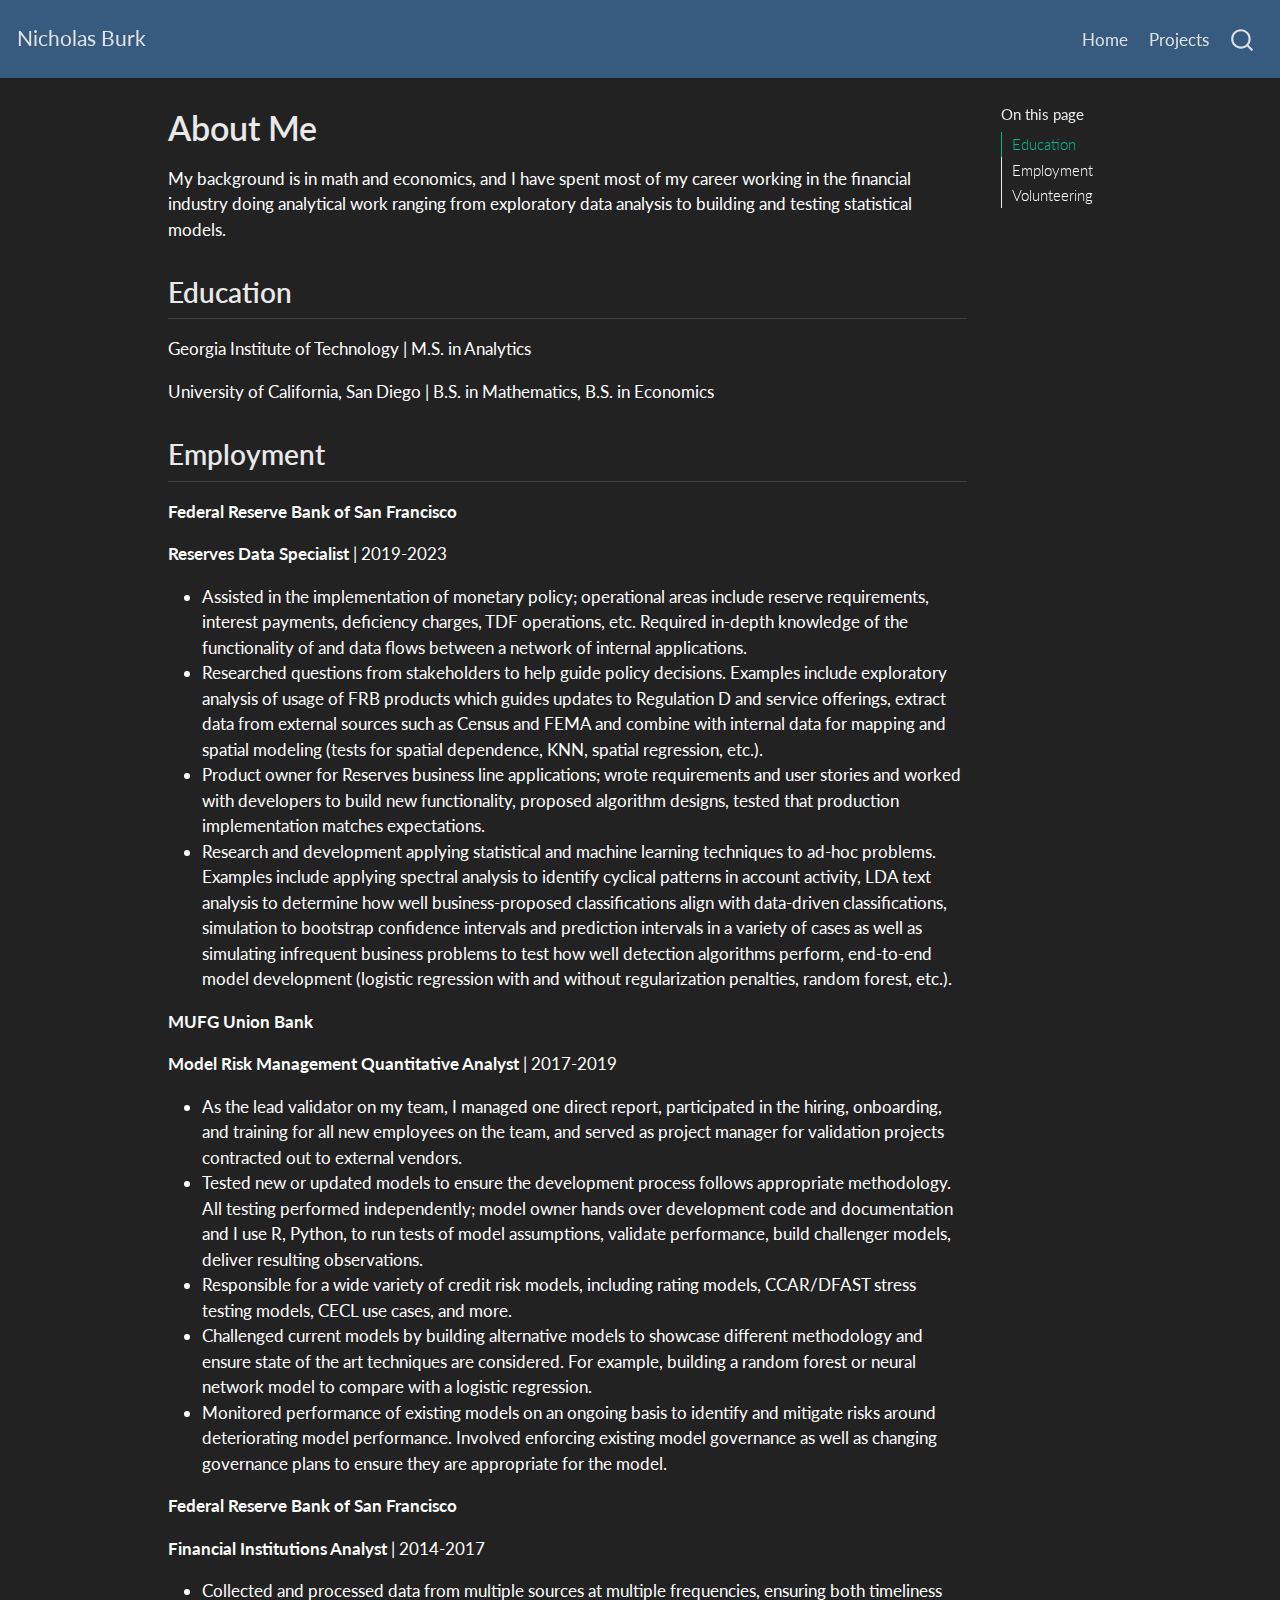
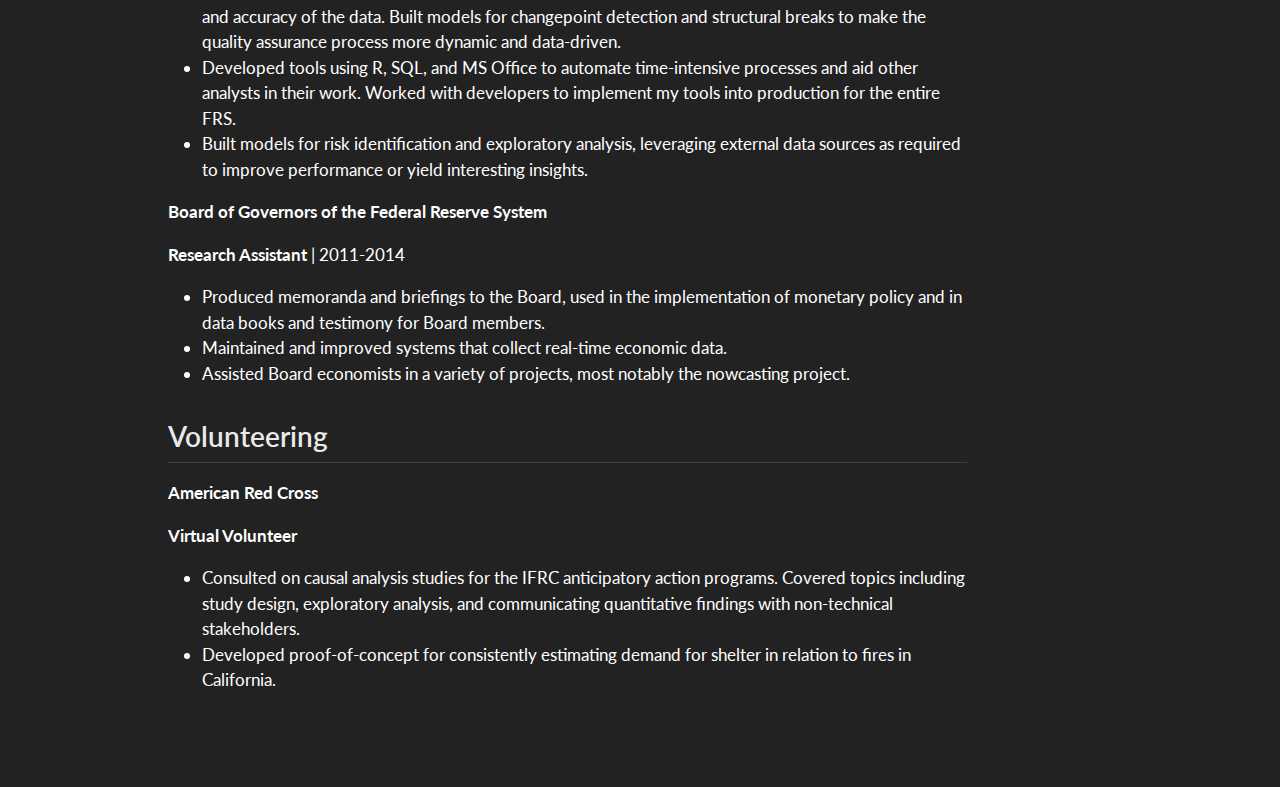
<file: docs/about.html>
<!DOCTYPE html>
<html xmlns="http://www.w3.org/1999/xhtml" lang="en" xml:lang="en"><head>

<meta charset="utf-8">
<meta name="generator" content="quarto-1.3.450">

<meta name="viewport" content="width=device-width, initial-scale=1.0, user-scalable=yes">


<title>Nicholas Burk - About Me</title>
<style>
code{white-space: pre-wrap;}
span.smallcaps{font-variant: small-caps;}
div.columns{display: flex; gap: min(4vw, 1.5em);}
div.column{flex: auto; overflow-x: auto;}
div.hanging-indent{margin-left: 1.5em; text-indent: -1.5em;}
ul.task-list{list-style: none;}
ul.task-list li input[type="checkbox"] {
  width: 0.8em;
  margin: 0 0.8em 0.2em -1em; /* quarto-specific, see https://github.com/quarto-dev/quarto-cli/issues/4556 */ 
  vertical-align: middle;
}
</style>


<script src="site_libs/quarto-nav/quarto-nav.js"></script>
<script src="site_libs/quarto-nav/headroom.min.js"></script>
<script src="site_libs/clipboard/clipboard.min.js"></script>
<script src="site_libs/quarto-search/autocomplete.umd.js"></script>
<script src="site_libs/quarto-search/fuse.min.js"></script>
<script src="site_libs/quarto-search/quarto-search.js"></script>
<meta name="quarto:offset" content="./">
<script src="site_libs/quarto-html/quarto.js"></script>
<script src="site_libs/quarto-html/popper.min.js"></script>
<script src="site_libs/quarto-html/tippy.umd.min.js"></script>
<script src="site_libs/quarto-html/anchor.min.js"></script>
<link href="site_libs/quarto-html/tippy.css" rel="stylesheet">
<link href="site_libs/quarto-html/quarto-syntax-highlighting-dark.css" rel="stylesheet" id="quarto-text-highlighting-styles">
<script src="site_libs/bootstrap/bootstrap.min.js"></script>
<link href="site_libs/bootstrap/bootstrap-icons.css" rel="stylesheet">
<link href="site_libs/bootstrap/bootstrap.min.css" rel="stylesheet" id="quarto-bootstrap" data-mode="dark">
<script id="quarto-search-options" type="application/json">{
  "location": "navbar",
  "copy-button": false,
  "collapse-after": 3,
  "panel-placement": "end",
  "type": "overlay",
  "limit": 20,
  "language": {
    "search-no-results-text": "No results",
    "search-matching-documents-text": "matching documents",
    "search-copy-link-title": "Copy link to search",
    "search-hide-matches-text": "Hide additional matches",
    "search-more-match-text": "more match in this document",
    "search-more-matches-text": "more matches in this document",
    "search-clear-button-title": "Clear",
    "search-detached-cancel-button-title": "Cancel",
    "search-submit-button-title": "Submit",
    "search-label": "Search"
  }
}</script>


<link rel="stylesheet" href="styles.css">
</head>

<body class="nav-fixed">

<div id="quarto-search-results"></div>
  <header id="quarto-header" class="headroom fixed-top">
    <nav class="navbar navbar-expand-lg navbar-dark ">
      <div class="navbar-container container-fluid">
      <div class="navbar-brand-container">
    <a class="navbar-brand" href="./index.html">
    <span class="navbar-title">Nicholas Burk</span>
    </a>
  </div>
            <div id="quarto-search" class="" title="Search"></div>
          <button class="navbar-toggler" type="button" data-bs-toggle="collapse" data-bs-target="#navbarCollapse" aria-controls="navbarCollapse" aria-expanded="false" aria-label="Toggle navigation" onclick="if (window.quartoToggleHeadroom) { window.quartoToggleHeadroom(); }">
  <span class="navbar-toggler-icon"></span>
</button>
          <div class="collapse navbar-collapse" id="navbarCollapse">
            <ul class="navbar-nav navbar-nav-scroll ms-auto">
  <li class="nav-item">
    <a class="nav-link" href="./index.html" rel="" target="">
 <span class="menu-text">Home</span></a>
  </li>  
  <li class="nav-item">
    <a class="nav-link" href="./projects.html" rel="" target="">
 <span class="menu-text">Projects</span></a>
  </li>  
</ul>
            <div class="quarto-navbar-tools">
</div>
          </div> <!-- /navcollapse -->
      </div> <!-- /container-fluid -->
    </nav>
</header>
<!-- content -->
<div id="quarto-content" class="quarto-container page-columns page-rows-contents page-layout-article page-navbar">
<!-- sidebar -->
<!-- margin-sidebar -->
    <div id="quarto-margin-sidebar" class="sidebar margin-sidebar">
        <nav id="TOC" role="doc-toc" class="toc-active">
    <h2 id="toc-title">On this page</h2>
   
  <ul>
  <li><a href="#education" id="toc-education" class="nav-link active" data-scroll-target="#education">Education</a></li>
  <li><a href="#employment" id="toc-employment" class="nav-link" data-scroll-target="#employment">Employment</a></li>
  <li><a href="#volunteering" id="toc-volunteering" class="nav-link" data-scroll-target="#volunteering">Volunteering</a></li>
  </ul>
</nav>
    </div>
<!-- main -->
<main class="content" id="quarto-document-content">

<header id="title-block-header" class="quarto-title-block default">
<div class="quarto-title">
<h1 class="title">About Me</h1>
</div>



<div class="quarto-title-meta">

    
  
    
  </div>
  

</header>

<p>My background is in math and economics, and I have spent most of my career working in the financial industry doing analytical work ranging from exploratory data analysis to building and testing statistical models.</p>
<section id="education" class="level2">
<h2 class="anchored" data-anchor-id="education">Education</h2>
<p>Georgia Institute of Technology | M.S. in Analytics</p>
<p>University of California, San Diego | B.S. in Mathematics, B.S. in Economics</p>
</section>
<section id="employment" class="level2">
<h2 class="anchored" data-anchor-id="employment">Employment</h2>
<p><strong>Federal Reserve Bank of San Francisco</strong></p>
<p><strong>Reserves Data Specialist</strong> | 2019-2023</p>
<ul>
<li>Assisted in the implementation of monetary policy; operational areas include reserve requirements, interest payments, deficiency charges, TDF operations, etc. Required in-depth knowledge of the functionality of and data flows between a network of internal applications.</li>
<li>Researched questions from stakeholders to help guide policy decisions. Examples include exploratory analysis of usage of FRB products which guides updates to Regulation D and service offerings, extract data from external sources such as Census and FEMA and combine with internal data for mapping and spatial modeling (tests for spatial dependence, KNN, spatial regression, etc.).</li>
<li>Product owner for Reserves business line applications; wrote requirements and user stories and worked with developers to build new functionality, proposed algorithm designs, tested that production implementation matches expectations.</li>
<li>Research and development applying statistical and machine learning techniques to ad-hoc problems. Examples include applying spectral analysis to identify cyclical patterns in account activity, LDA text analysis to determine how well business-proposed classifications align with data-driven classifications, simulation to bootstrap confidence intervals and prediction intervals in a variety of cases as well as simulating infrequent business problems to test how well detection algorithms perform, end-to-end model development (logistic regression with and without regularization penalties, random forest, etc.).</li>
</ul>
<p><strong>MUFG Union Bank</strong></p>
<p><strong>Model Risk Management Quantitative Analyst</strong> | 2017-2019</p>
<ul>
<li>As the lead validator on my team, I managed one direct report, participated in the hiring, onboarding, and training for all new employees on the team, and served as project manager for validation projects contracted out to external vendors.</li>
<li>Tested new or updated models to ensure the development process follows appropriate methodology. All testing performed independently; model owner hands over development code and documentation and I use R, Python, to run tests of model assumptions, validate performance, build challenger models, deliver resulting observations.</li>
<li>Responsible for a wide variety of credit risk models, including rating models, CCAR/DFAST stress testing models, CECL use cases, and more.</li>
<li>Challenged current models by building alternative models to showcase different methodology and ensure state of the art techniques are considered. For example, building a random forest or neural network model to compare with a logistic regression.</li>
<li>Monitored performance of existing models on an ongoing basis to identify and mitigate risks around deteriorating model performance. Involved enforcing existing model governance as well as changing governance plans to ensure they are appropriate for the model.</li>
</ul>
<p><strong>Federal Reserve Bank of San Francisco</strong></p>
<p><strong>Financial Institutions Analyst</strong> | 2014-2017</p>
<ul>
<li>Collected and processed data from multiple sources at multiple frequencies, ensuring both timeliness and accuracy of the data. Built models for changepoint detection and structural breaks to make the quality assurance process more dynamic and data-driven.</li>
<li>Developed tools using R, SQL, and MS Office to automate time-intensive processes and aid other analysts in their work. Worked with developers to implement my tools into production for the entire FRS.</li>
<li>Built models for risk identification and exploratory analysis, leveraging external data sources as required to improve performance or yield interesting insights.</li>
</ul>
<p><strong>Board of Governors of the Federal Reserve System</strong></p>
<p><strong>Research Assistant</strong> | 2011-2014</p>
<ul>
<li>Produced memoranda and briefings to the Board, used in the implementation of monetary policy and in data books and testimony for Board members.</li>
<li>Maintained and improved systems that collect real-time economic data.</li>
<li>Assisted Board economists in a variety of projects, most notably the nowcasting project.</li>
</ul>
</section>
<section id="volunteering" class="level2">
<h2 class="anchored" data-anchor-id="volunteering">Volunteering</h2>
<p><strong>American Red Cross</strong></p>
<p><strong>Virtual Volunteer</strong></p>
<ul>
<li>Consulted on causal analysis studies for the IFRC anticipatory action programs. Covered topics including study design, exploratory analysis, and communicating quantitative findings with non-technical stakeholders.</li>
<li>Developed proof-of-concept for consistently estimating demand for shelter in relation to fires in California.</li>
</ul>


</section>

</main> <!-- /main -->
<script id="quarto-html-after-body" type="application/javascript">
window.document.addEventListener("DOMContentLoaded", function (event) {
  const toggleBodyColorMode = (bsSheetEl) => {
    const mode = bsSheetEl.getAttribute("data-mode");
    const bodyEl = window.document.querySelector("body");
    if (mode === "dark") {
      bodyEl.classList.add("quarto-dark");
      bodyEl.classList.remove("quarto-light");
    } else {
      bodyEl.classList.add("quarto-light");
      bodyEl.classList.remove("quarto-dark");
    }
  }
  const toggleBodyColorPrimary = () => {
    const bsSheetEl = window.document.querySelector("link#quarto-bootstrap");
    if (bsSheetEl) {
      toggleBodyColorMode(bsSheetEl);
    }
  }
  toggleBodyColorPrimary();  
  const icon = "";
  const anchorJS = new window.AnchorJS();
  anchorJS.options = {
    placement: 'right',
    icon: icon
  };
  anchorJS.add('.anchored');
  const isCodeAnnotation = (el) => {
    for (const clz of el.classList) {
      if (clz.startsWith('code-annotation-')) {                     
        return true;
      }
    }
    return false;
  }
  const clipboard = new window.ClipboardJS('.code-copy-button', {
    text: function(trigger) {
      const codeEl = trigger.previousElementSibling.cloneNode(true);
      for (const childEl of codeEl.children) {
        if (isCodeAnnotation(childEl)) {
          childEl.remove();
        }
      }
      return codeEl.innerText;
    }
  });
  clipboard.on('success', function(e) {
    // button target
    const button = e.trigger;
    // don't keep focus
    button.blur();
    // flash "checked"
    button.classList.add('code-copy-button-checked');
    var currentTitle = button.getAttribute("title");
    button.setAttribute("title", "Copied!");
    let tooltip;
    if (window.bootstrap) {
      button.setAttribute("data-bs-toggle", "tooltip");
      button.setAttribute("data-bs-placement", "left");
      button.setAttribute("data-bs-title", "Copied!");
      tooltip = new bootstrap.Tooltip(button, 
        { trigger: "manual", 
          customClass: "code-copy-button-tooltip",
          offset: [0, -8]});
      tooltip.show();    
    }
    setTimeout(function() {
      if (tooltip) {
        tooltip.hide();
        button.removeAttribute("data-bs-title");
        button.removeAttribute("data-bs-toggle");
        button.removeAttribute("data-bs-placement");
      }
      button.setAttribute("title", currentTitle);
      button.classList.remove('code-copy-button-checked');
    }, 1000);
    // clear code selection
    e.clearSelection();
  });
  function tippyHover(el, contentFn) {
    const config = {
      allowHTML: true,
      content: contentFn,
      maxWidth: 500,
      delay: 100,
      arrow: false,
      appendTo: function(el) {
          return el.parentElement;
      },
      interactive: true,
      interactiveBorder: 10,
      theme: 'quarto',
      placement: 'bottom-start'
    };
    window.tippy(el, config); 
  }
  const noterefs = window.document.querySelectorAll('a[role="doc-noteref"]');
  for (var i=0; i<noterefs.length; i++) {
    const ref = noterefs[i];
    tippyHover(ref, function() {
      // use id or data attribute instead here
      let href = ref.getAttribute('data-footnote-href') || ref.getAttribute('href');
      try { href = new URL(href).hash; } catch {}
      const id = href.replace(/^#\/?/, "");
      const note = window.document.getElementById(id);
      return note.innerHTML;
    });
  }
      let selectedAnnoteEl;
      const selectorForAnnotation = ( cell, annotation) => {
        let cellAttr = 'data-code-cell="' + cell + '"';
        let lineAttr = 'data-code-annotation="' +  annotation + '"';
        const selector = 'span[' + cellAttr + '][' + lineAttr + ']';
        return selector;
      }
      const selectCodeLines = (annoteEl) => {
        const doc = window.document;
        const targetCell = annoteEl.getAttribute("data-target-cell");
        const targetAnnotation = annoteEl.getAttribute("data-target-annotation");
        const annoteSpan = window.document.querySelector(selectorForAnnotation(targetCell, targetAnnotation));
        const lines = annoteSpan.getAttribute("data-code-lines").split(",");
        const lineIds = lines.map((line) => {
          return targetCell + "-" + line;
        })
        let top = null;
        let height = null;
        let parent = null;
        if (lineIds.length > 0) {
            //compute the position of the single el (top and bottom and make a div)
            const el = window.document.getElementById(lineIds[0]);
            top = el.offsetTop;
            height = el.offsetHeight;
            parent = el.parentElement.parentElement;
          if (lineIds.length > 1) {
            const lastEl = window.document.getElementById(lineIds[lineIds.length - 1]);
            const bottom = lastEl.offsetTop + lastEl.offsetHeight;
            height = bottom - top;
          }
          if (top !== null && height !== null && parent !== null) {
            // cook up a div (if necessary) and position it 
            let div = window.document.getElementById("code-annotation-line-highlight");
            if (div === null) {
              div = window.document.createElement("div");
              div.setAttribute("id", "code-annotation-line-highlight");
              div.style.position = 'absolute';
              parent.appendChild(div);
            }
            div.style.top = top - 2 + "px";
            div.style.height = height + 4 + "px";
            let gutterDiv = window.document.getElementById("code-annotation-line-highlight-gutter");
            if (gutterDiv === null) {
              gutterDiv = window.document.createElement("div");
              gutterDiv.setAttribute("id", "code-annotation-line-highlight-gutter");
              gutterDiv.style.position = 'absolute';
              const codeCell = window.document.getElementById(targetCell);
              const gutter = codeCell.querySelector('.code-annotation-gutter');
              gutter.appendChild(gutterDiv);
            }
            gutterDiv.style.top = top - 2 + "px";
            gutterDiv.style.height = height + 4 + "px";
          }
          selectedAnnoteEl = annoteEl;
        }
      };
      const unselectCodeLines = () => {
        const elementsIds = ["code-annotation-line-highlight", "code-annotation-line-highlight-gutter"];
        elementsIds.forEach((elId) => {
          const div = window.document.getElementById(elId);
          if (div) {
            div.remove();
          }
        });
        selectedAnnoteEl = undefined;
      };
      // Attach click handler to the DT
      const annoteDls = window.document.querySelectorAll('dt[data-target-cell]');
      for (const annoteDlNode of annoteDls) {
        annoteDlNode.addEventListener('click', (event) => {
          const clickedEl = event.target;
          if (clickedEl !== selectedAnnoteEl) {
            unselectCodeLines();
            const activeEl = window.document.querySelector('dt[data-target-cell].code-annotation-active');
            if (activeEl) {
              activeEl.classList.remove('code-annotation-active');
            }
            selectCodeLines(clickedEl);
            clickedEl.classList.add('code-annotation-active');
          } else {
            // Unselect the line
            unselectCodeLines();
            clickedEl.classList.remove('code-annotation-active');
          }
        });
      }
  const findCites = (el) => {
    const parentEl = el.parentElement;
    if (parentEl) {
      const cites = parentEl.dataset.cites;
      if (cites) {
        return {
          el,
          cites: cites.split(' ')
        };
      } else {
        return findCites(el.parentElement)
      }
    } else {
      return undefined;
    }
  };
  var bibliorefs = window.document.querySelectorAll('a[role="doc-biblioref"]');
  for (var i=0; i<bibliorefs.length; i++) {
    const ref = bibliorefs[i];
    const citeInfo = findCites(ref);
    if (citeInfo) {
      tippyHover(citeInfo.el, function() {
        var popup = window.document.createElement('div');
        citeInfo.cites.forEach(function(cite) {
          var citeDiv = window.document.createElement('div');
          citeDiv.classList.add('hanging-indent');
          citeDiv.classList.add('csl-entry');
          var biblioDiv = window.document.getElementById('ref-' + cite);
          if (biblioDiv) {
            citeDiv.innerHTML = biblioDiv.innerHTML;
          }
          popup.appendChild(citeDiv);
        });
        return popup.innerHTML;
      });
    }
  }
});
</script>
</div> <!-- /content -->



</body></html>
</file>
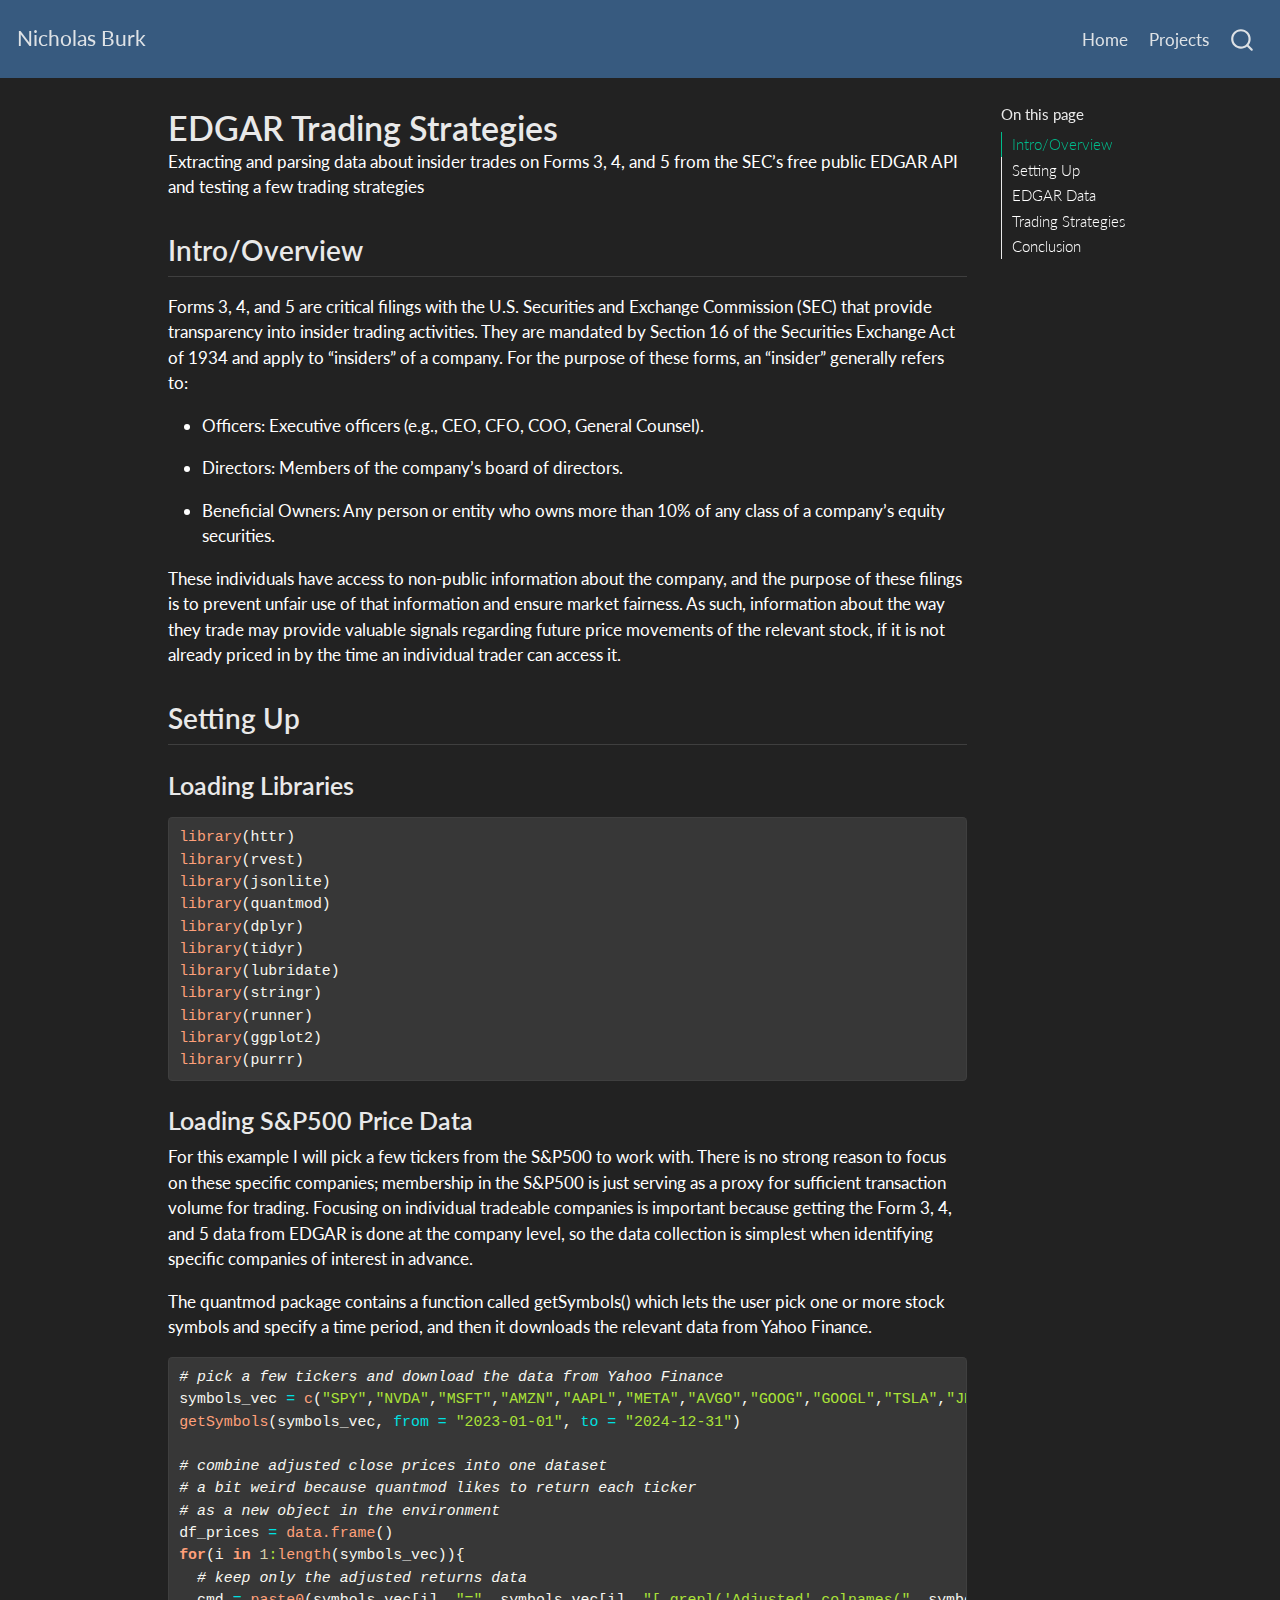
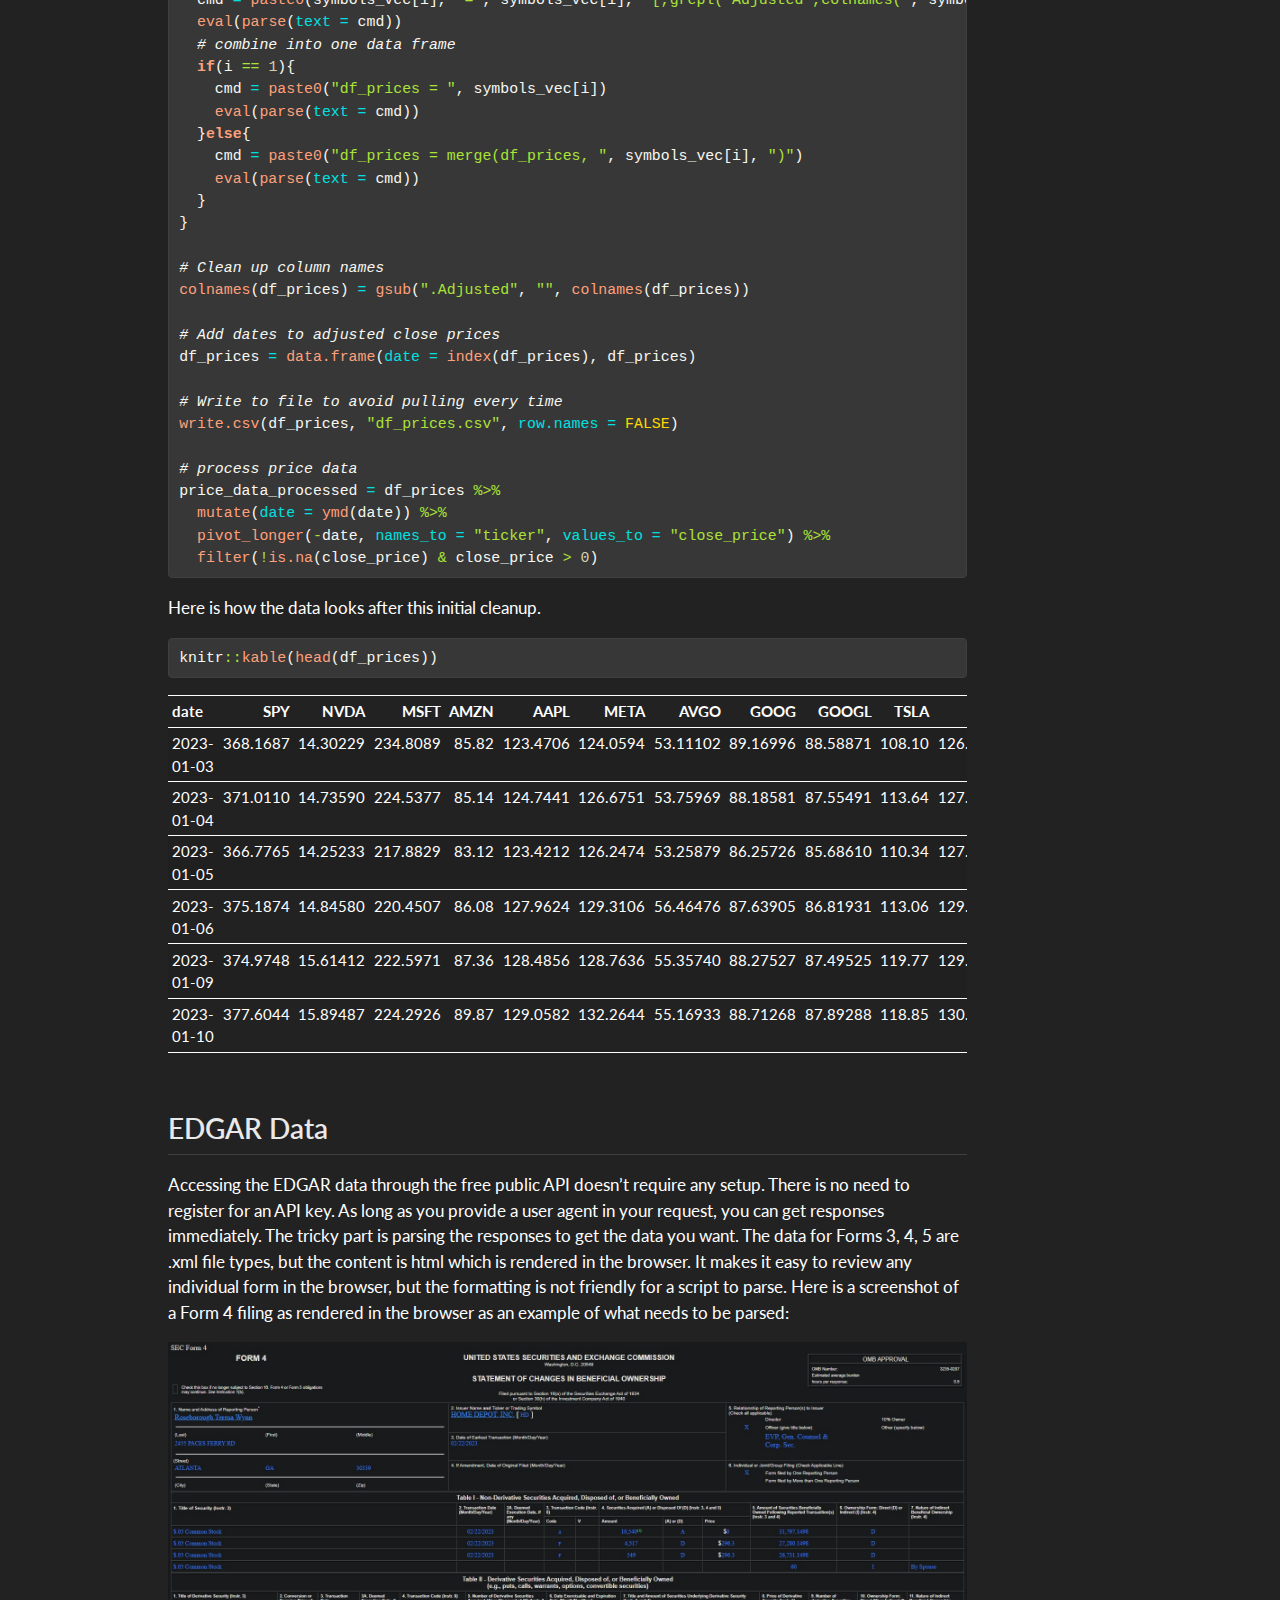
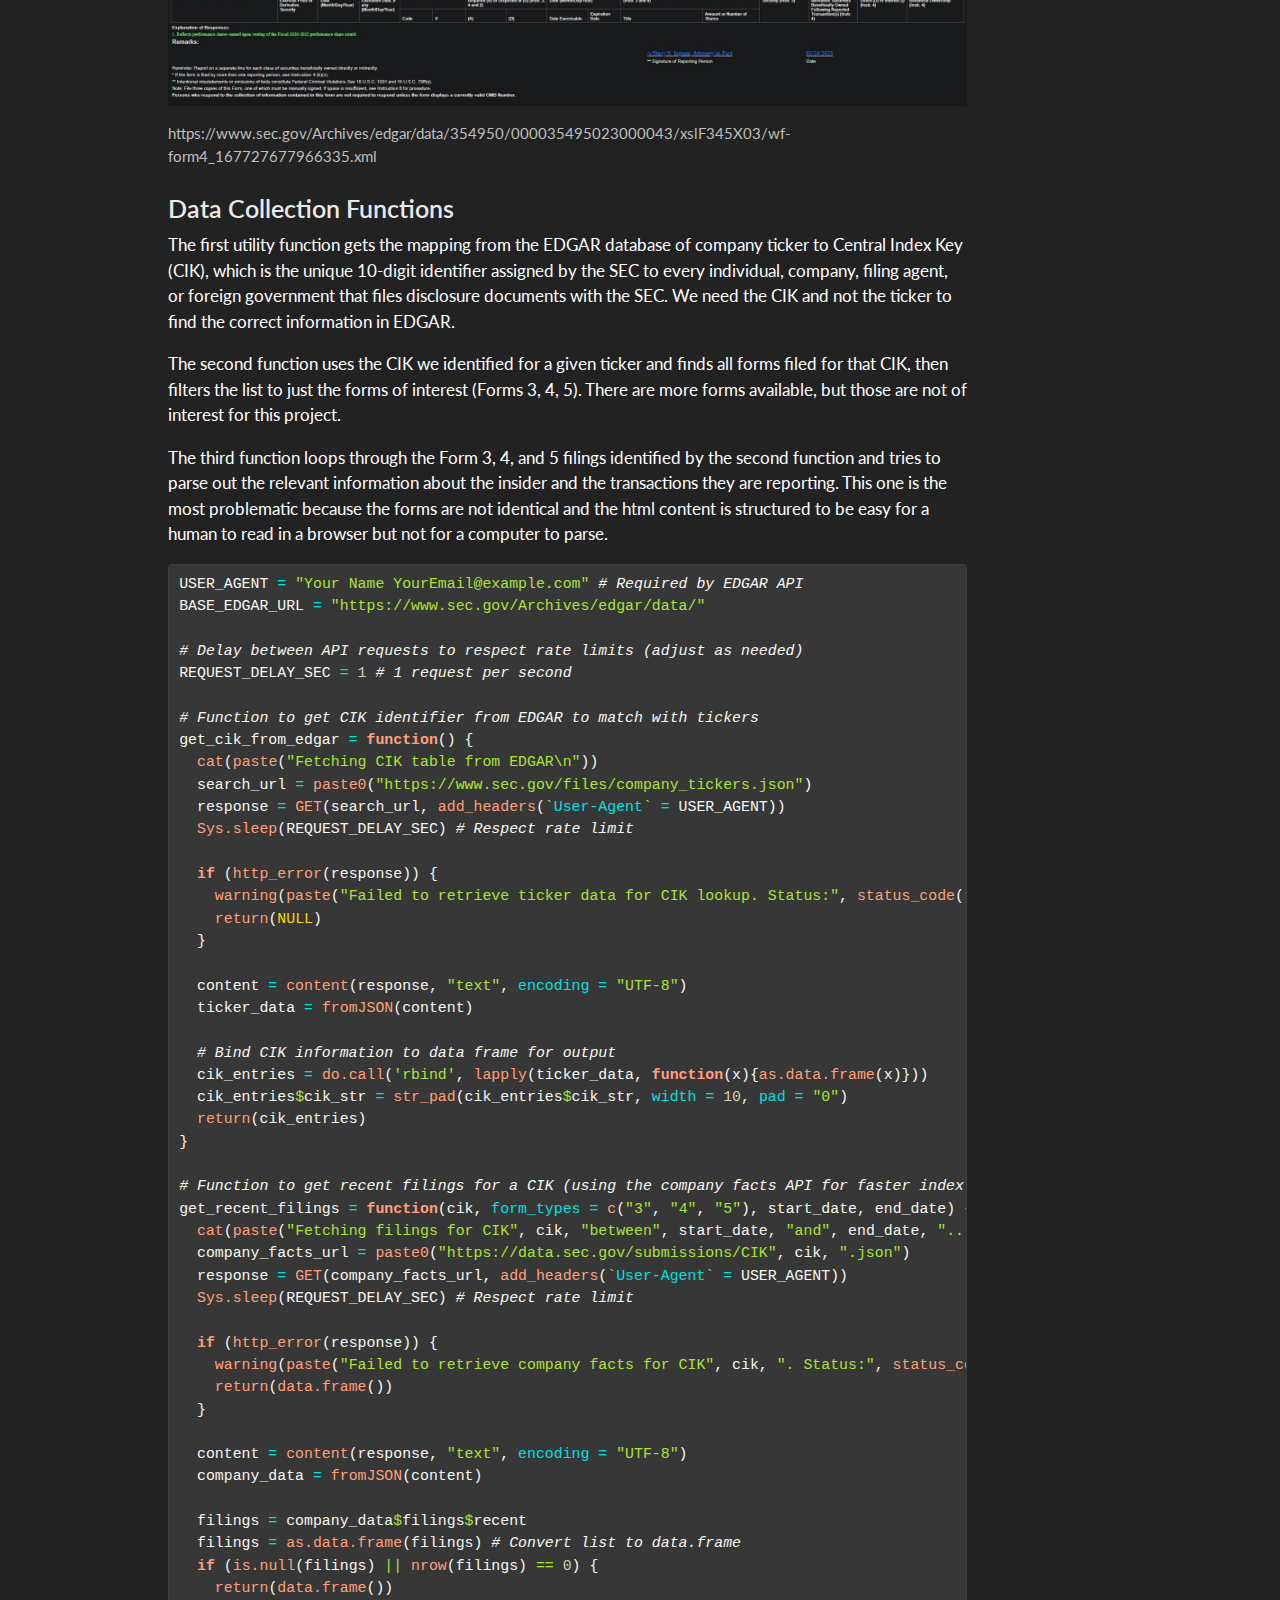
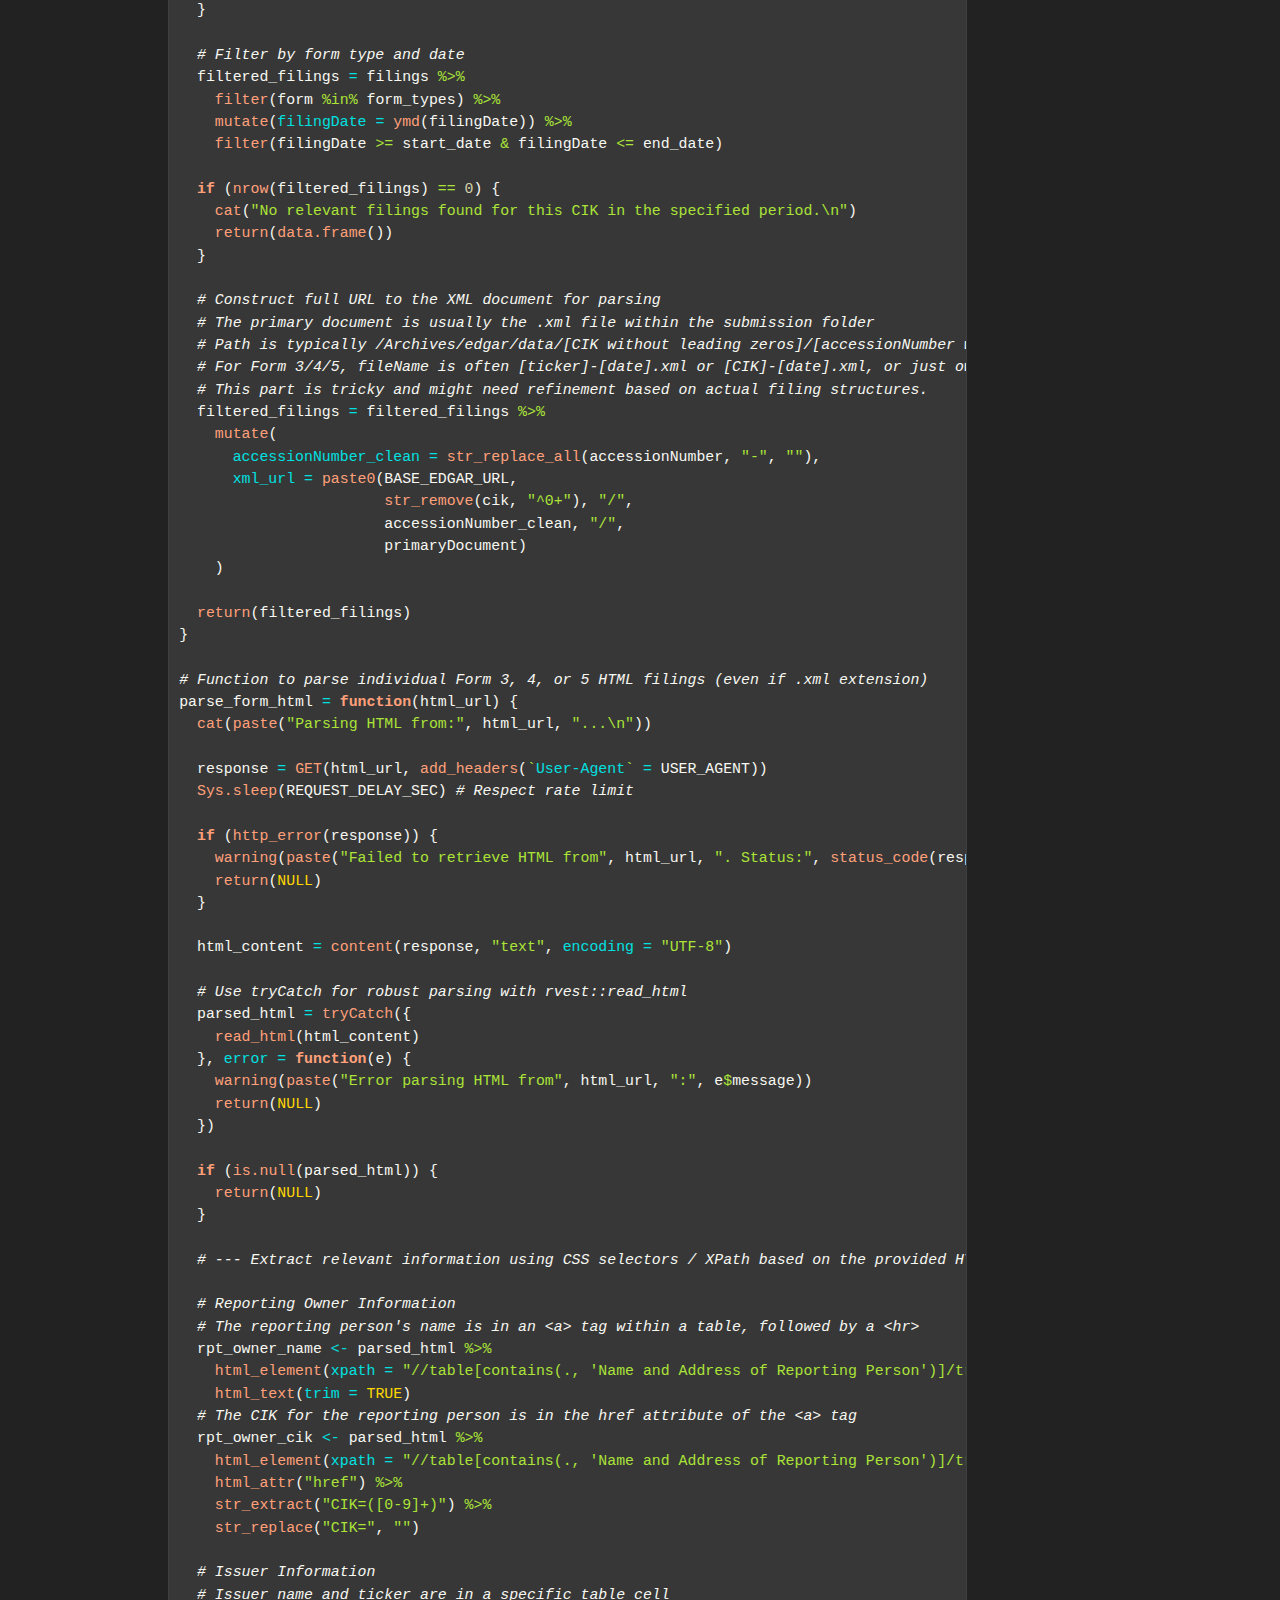
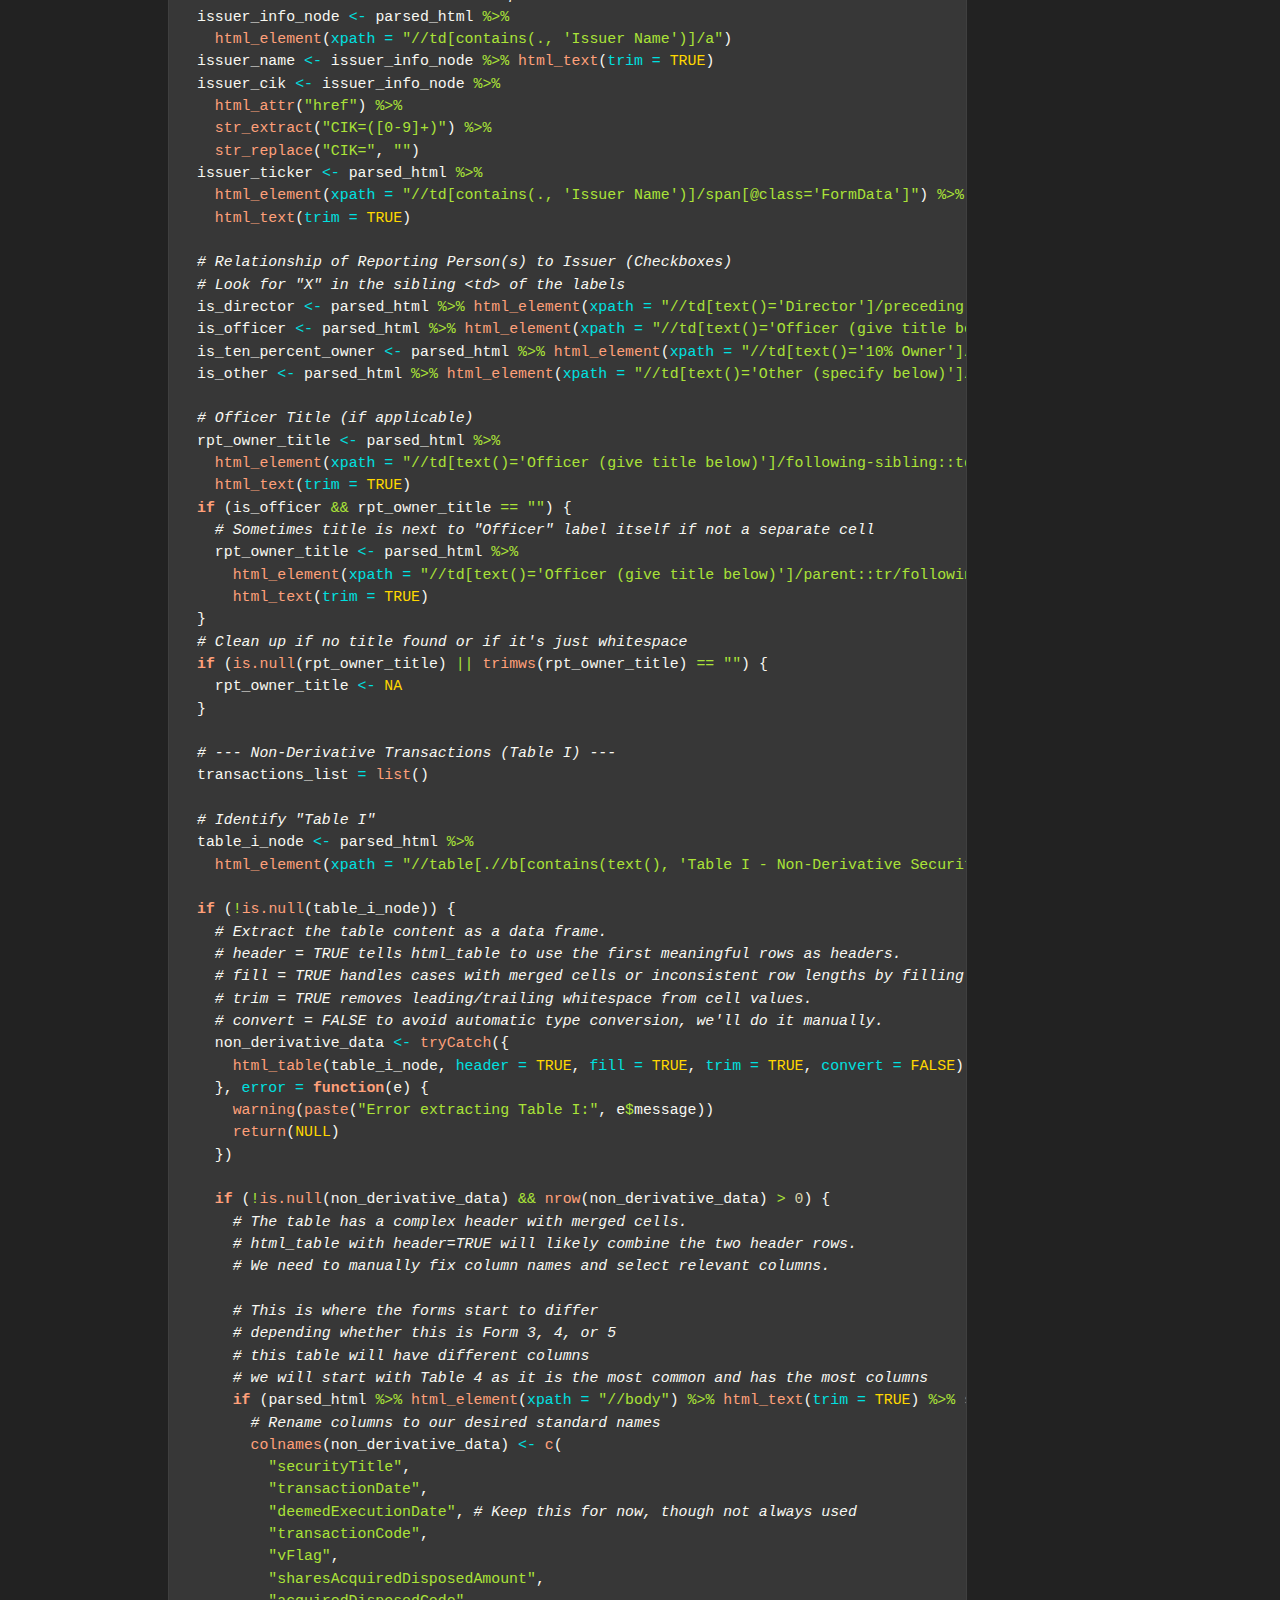
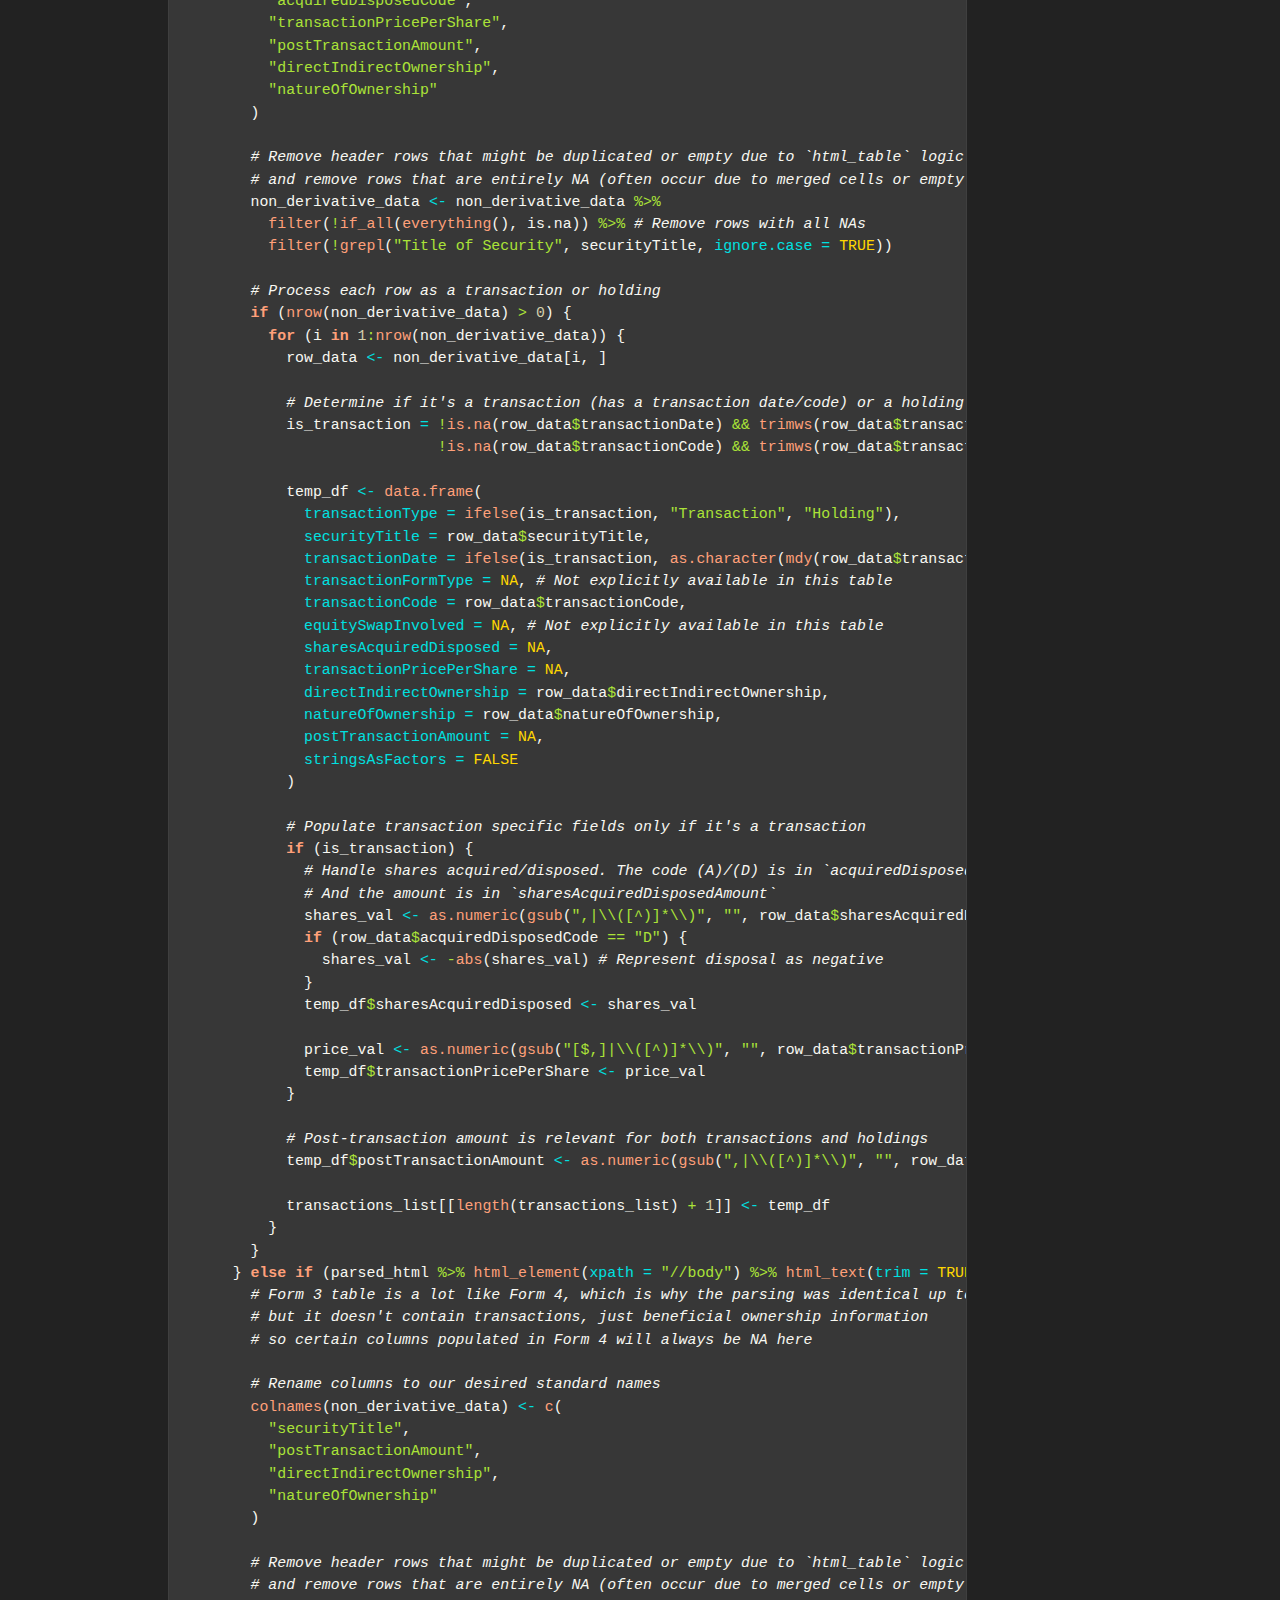
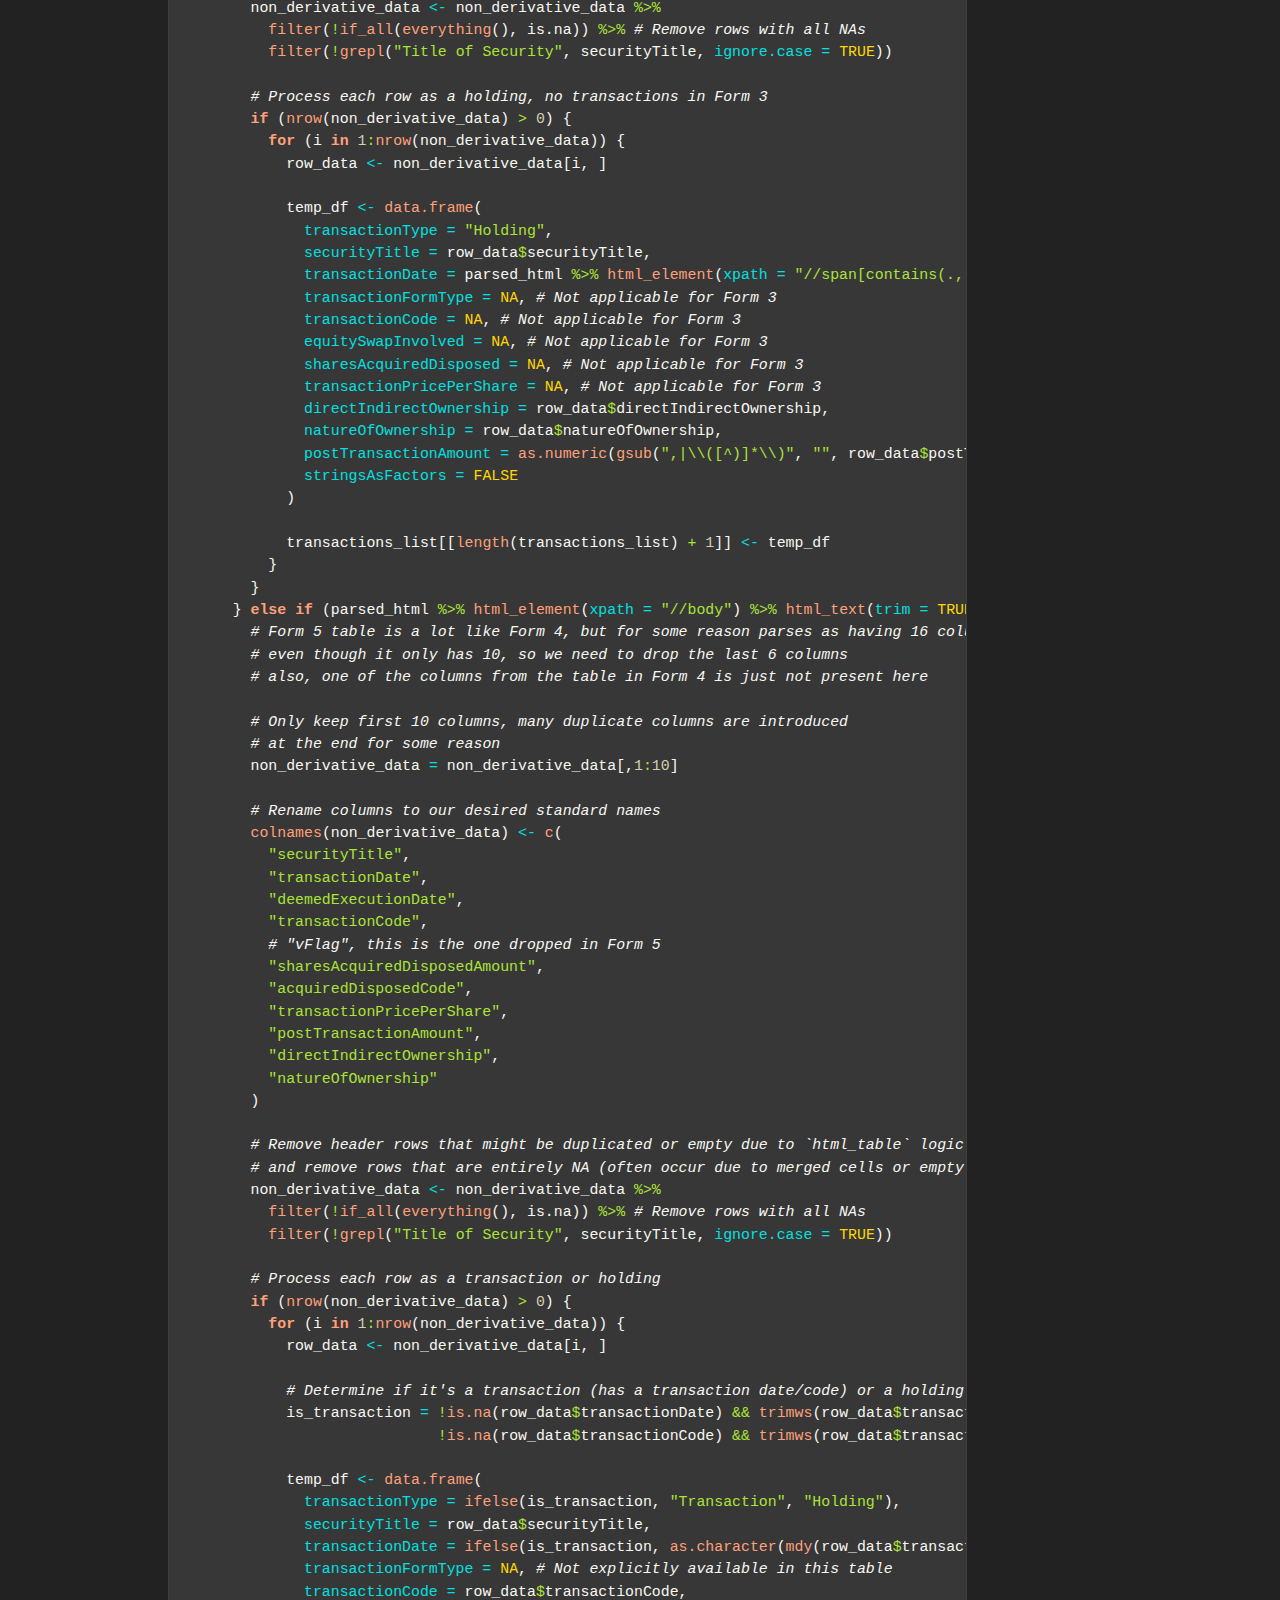
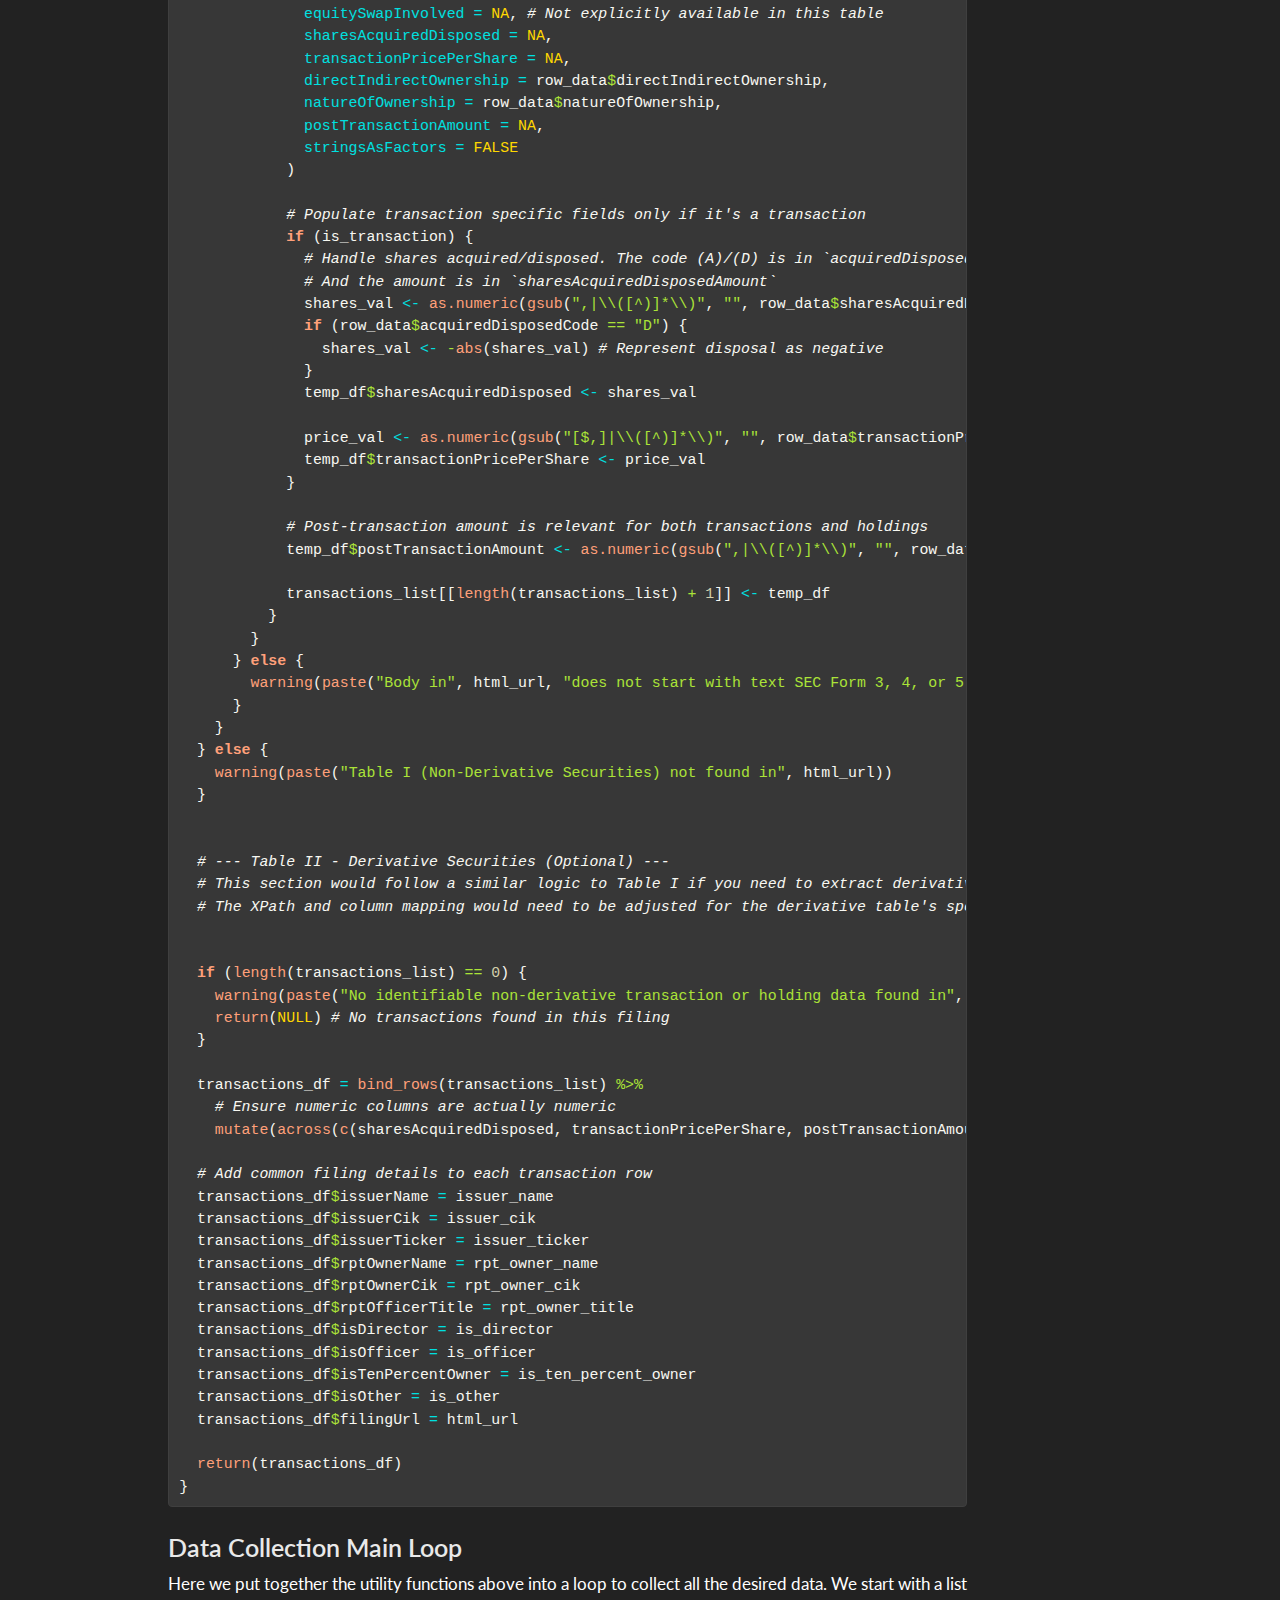
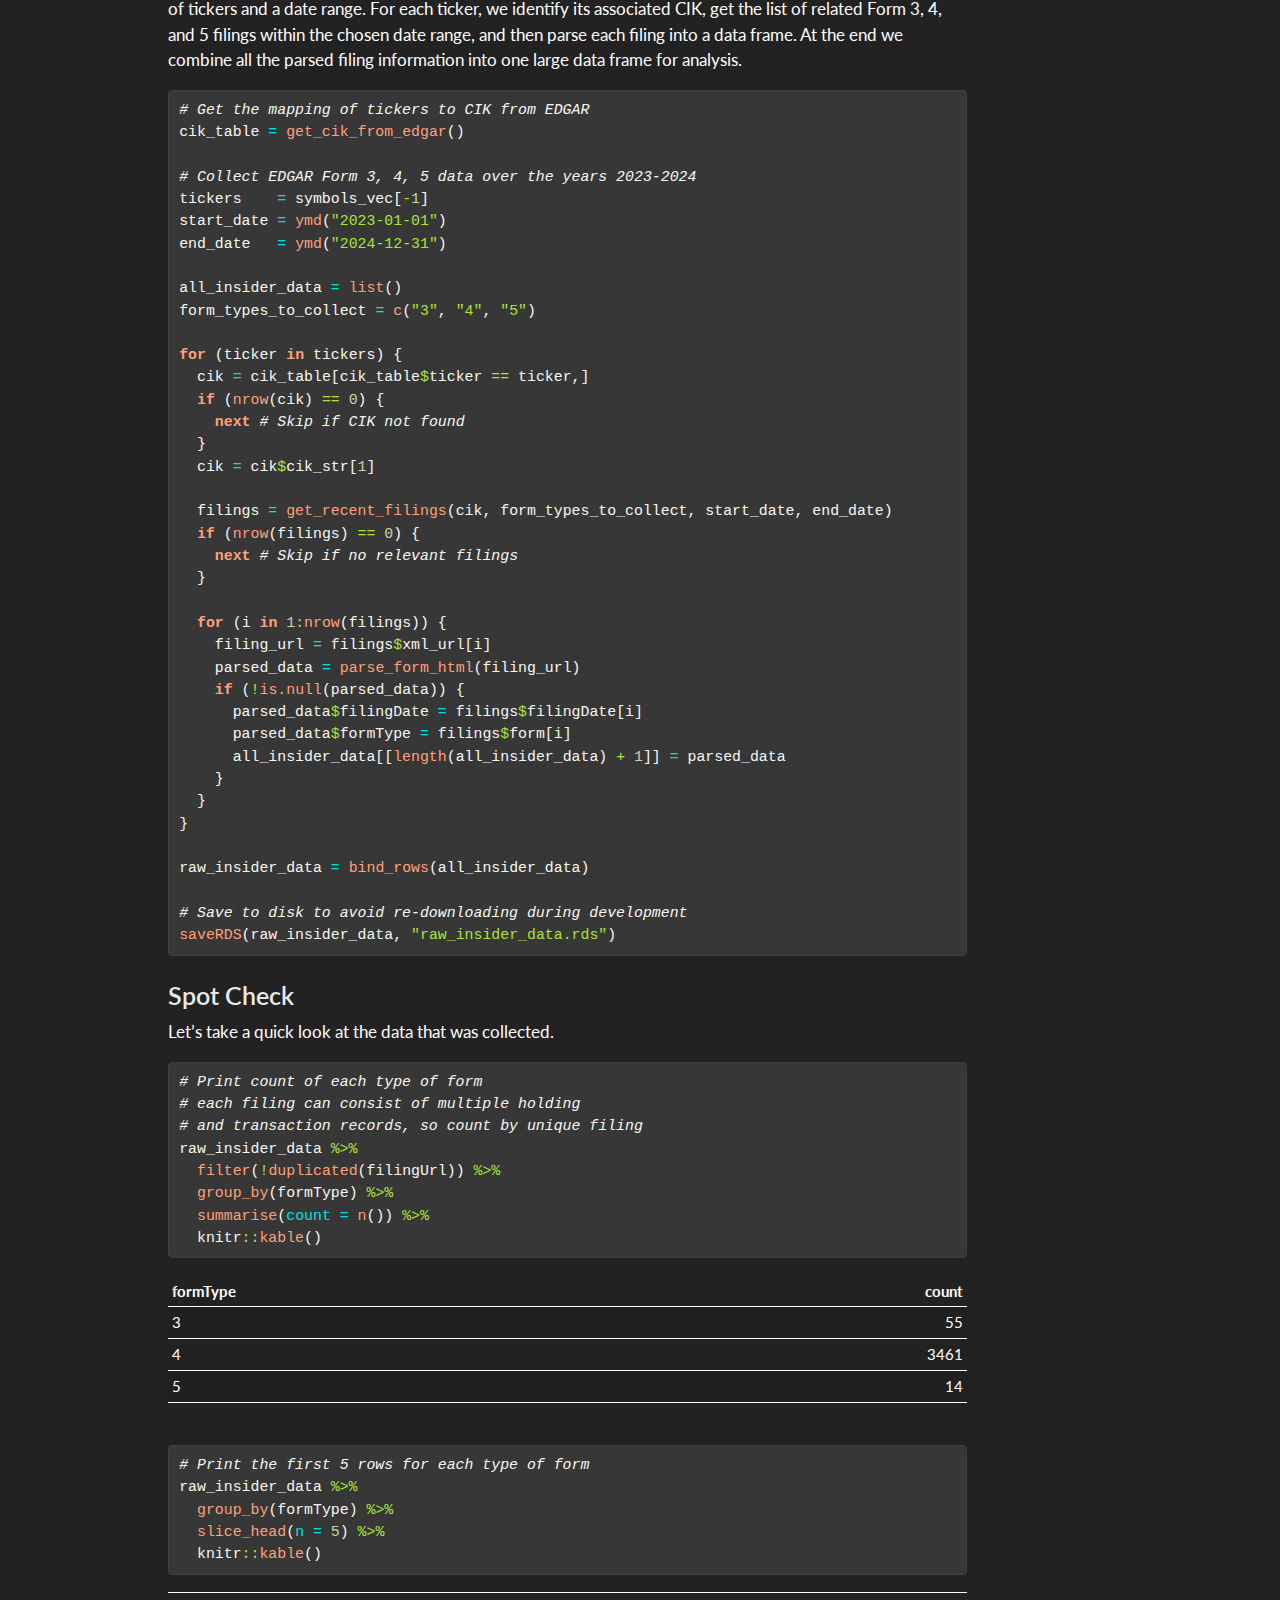
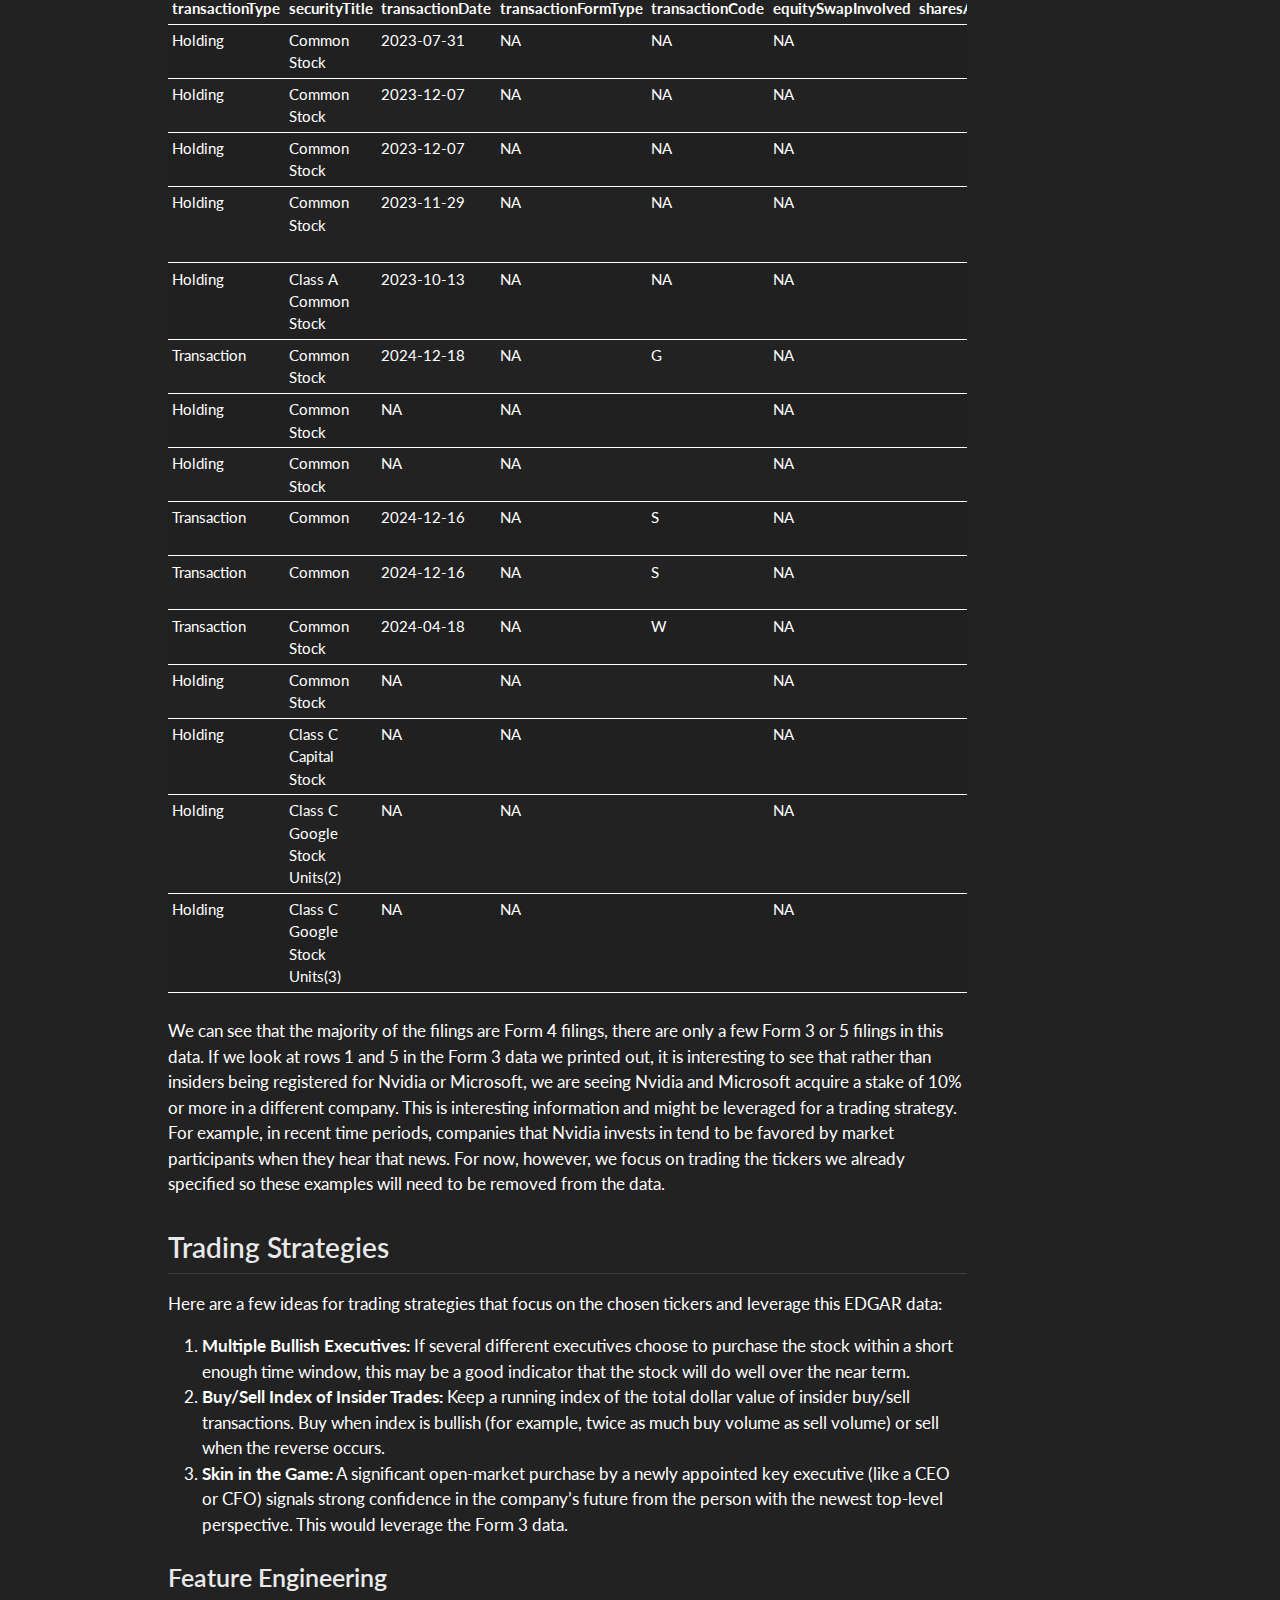
<file: docs/projects/edgar_trading_strategies/edgar_trading_strategies.html>
<!DOCTYPE html>
<html xmlns="http://www.w3.org/1999/xhtml" lang="en" xml:lang="en"><head>

<meta charset="utf-8">
<meta name="generator" content="quarto-1.3.450">

<meta name="viewport" content="width=device-width, initial-scale=1.0, user-scalable=yes">

<meta name="description" content="Extracting and parsing data about insider trades on Forms 3, 4, and 5 from the SEC’s free public EDGAR API and testing a few trading strategies">

<title>Nicholas Burk - EDGAR Trading Strategies</title>
<style>
code{white-space: pre-wrap;}
span.smallcaps{font-variant: small-caps;}
div.columns{display: flex; gap: min(4vw, 1.5em);}
div.column{flex: auto; overflow-x: auto;}
div.hanging-indent{margin-left: 1.5em; text-indent: -1.5em;}
ul.task-list{list-style: none;}
ul.task-list li input[type="checkbox"] {
  width: 0.8em;
  margin: 0 0.8em 0.2em -1em; /* quarto-specific, see https://github.com/quarto-dev/quarto-cli/issues/4556 */ 
  vertical-align: middle;
}
/* CSS for syntax highlighting */
pre > code.sourceCode { white-space: pre; position: relative; }
pre > code.sourceCode > span { display: inline-block; line-height: 1.25; }
pre > code.sourceCode > span:empty { height: 1.2em; }
.sourceCode { overflow: visible; }
code.sourceCode > span { color: inherit; text-decoration: inherit; }
div.sourceCode { margin: 1em 0; }
pre.sourceCode { margin: 0; }
@media screen {
div.sourceCode { overflow: auto; }
}
@media print {
pre > code.sourceCode { white-space: pre-wrap; }
pre > code.sourceCode > span { text-indent: -5em; padding-left: 5em; }
}
pre.numberSource code
  { counter-reset: source-line 0; }
pre.numberSource code > span
  { position: relative; left: -4em; counter-increment: source-line; }
pre.numberSource code > span > a:first-child::before
  { content: counter(source-line);
    position: relative; left: -1em; text-align: right; vertical-align: baseline;
    border: none; display: inline-block;
    -webkit-touch-callout: none; -webkit-user-select: none;
    -khtml-user-select: none; -moz-user-select: none;
    -ms-user-select: none; user-select: none;
    padding: 0 4px; width: 4em;
  }
pre.numberSource { margin-left: 3em;  padding-left: 4px; }
div.sourceCode
  {   }
@media screen {
pre > code.sourceCode > span > a:first-child::before { text-decoration: underline; }
}
</style>


<script src="../../site_libs/quarto-nav/quarto-nav.js"></script>
<script src="../../site_libs/quarto-nav/headroom.min.js"></script>
<script src="../../site_libs/clipboard/clipboard.min.js"></script>
<script src="../../site_libs/quarto-search/autocomplete.umd.js"></script>
<script src="../../site_libs/quarto-search/fuse.min.js"></script>
<script src="../../site_libs/quarto-search/quarto-search.js"></script>
<meta name="quarto:offset" content="../../">
<script src="../../site_libs/quarto-html/quarto.js"></script>
<script src="../../site_libs/quarto-html/popper.min.js"></script>
<script src="../../site_libs/quarto-html/tippy.umd.min.js"></script>
<script src="../../site_libs/quarto-html/anchor.min.js"></script>
<link href="../../site_libs/quarto-html/tippy.css" rel="stylesheet">
<link href="../../site_libs/quarto-html/quarto-syntax-highlighting-dark.css" rel="stylesheet" id="quarto-text-highlighting-styles">
<script src="../../site_libs/bootstrap/bootstrap.min.js"></script>
<link href="../../site_libs/bootstrap/bootstrap-icons.css" rel="stylesheet">
<link href="../../site_libs/bootstrap/bootstrap.min.css" rel="stylesheet" id="quarto-bootstrap" data-mode="dark">
<script id="quarto-search-options" type="application/json">{
  "location": "navbar",
  "copy-button": false,
  "collapse-after": 3,
  "panel-placement": "end",
  "type": "overlay",
  "limit": 20,
  "language": {
    "search-no-results-text": "No results",
    "search-matching-documents-text": "matching documents",
    "search-copy-link-title": "Copy link to search",
    "search-hide-matches-text": "Hide additional matches",
    "search-more-match-text": "more match in this document",
    "search-more-matches-text": "more matches in this document",
    "search-clear-button-title": "Clear",
    "search-detached-cancel-button-title": "Cancel",
    "search-submit-button-title": "Submit",
    "search-label": "Search"
  }
}</script>


<link rel="stylesheet" href="../../styles.css">
</head>

<body class="nav-fixed">

<div id="quarto-search-results"></div>
  <header id="quarto-header" class="headroom fixed-top">
    <nav class="navbar navbar-expand-lg navbar-dark ">
      <div class="navbar-container container-fluid">
      <div class="navbar-brand-container">
    <a class="navbar-brand" href="../../index.html">
    <span class="navbar-title">Nicholas Burk</span>
    </a>
  </div>
            <div id="quarto-search" class="" title="Search"></div>
          <button class="navbar-toggler" type="button" data-bs-toggle="collapse" data-bs-target="#navbarCollapse" aria-controls="navbarCollapse" aria-expanded="false" aria-label="Toggle navigation" onclick="if (window.quartoToggleHeadroom) { window.quartoToggleHeadroom(); }">
  <span class="navbar-toggler-icon"></span>
</button>
          <div class="collapse navbar-collapse" id="navbarCollapse">
            <ul class="navbar-nav navbar-nav-scroll ms-auto">
  <li class="nav-item">
    <a class="nav-link" href="../../index.html" rel="" target="">
 <span class="menu-text">Home</span></a>
  </li>  
  <li class="nav-item">
    <a class="nav-link" href="../../projects.html" rel="" target="">
 <span class="menu-text">Projects</span></a>
  </li>  
</ul>
            <div class="quarto-navbar-tools">
</div>
          </div> <!-- /navcollapse -->
      </div> <!-- /container-fluid -->
    </nav>
</header>
<!-- content -->
<div id="quarto-content" class="quarto-container page-columns page-rows-contents page-layout-article page-navbar">
<!-- sidebar -->
<!-- margin-sidebar -->
    <div id="quarto-margin-sidebar" class="sidebar margin-sidebar">
        <nav id="TOC" role="doc-toc" class="toc-active">
    <h2 id="toc-title">On this page</h2>
   
  <ul>
  <li><a href="#introoverview" id="toc-introoverview" class="nav-link active" data-scroll-target="#introoverview">Intro/Overview</a></li>
  <li><a href="#setting-up" id="toc-setting-up" class="nav-link" data-scroll-target="#setting-up">Setting Up</a>
  <ul class="collapse">
  <li><a href="#loading-libraries" id="toc-loading-libraries" class="nav-link" data-scroll-target="#loading-libraries">Loading Libraries</a></li>
  <li><a href="#loading-sp500-price-data" id="toc-loading-sp500-price-data" class="nav-link" data-scroll-target="#loading-sp500-price-data">Loading S&amp;P500 Price Data</a></li>
  </ul></li>
  <li><a href="#edgar-data" id="toc-edgar-data" class="nav-link" data-scroll-target="#edgar-data">EDGAR Data</a>
  <ul class="collapse">
  <li><a href="#data-collection-functions" id="toc-data-collection-functions" class="nav-link" data-scroll-target="#data-collection-functions">Data Collection Functions</a></li>
  <li><a href="#data-collection-main-loop" id="toc-data-collection-main-loop" class="nav-link" data-scroll-target="#data-collection-main-loop">Data Collection Main Loop</a></li>
  <li><a href="#spot-check" id="toc-spot-check" class="nav-link" data-scroll-target="#spot-check">Spot Check</a></li>
  </ul></li>
  <li><a href="#trading-strategies" id="toc-trading-strategies" class="nav-link" data-scroll-target="#trading-strategies">Trading Strategies</a>
  <ul class="collapse">
  <li><a href="#feature-engineering" id="toc-feature-engineering" class="nav-link" data-scroll-target="#feature-engineering">Feature Engineering</a></li>
  <li><a href="#backtesting-engine" id="toc-backtesting-engine" class="nav-link" data-scroll-target="#backtesting-engine">Backtesting Engine</a></li>
  <li><a href="#hyperparameter-tuning" id="toc-hyperparameter-tuning" class="nav-link" data-scroll-target="#hyperparameter-tuning">Hyperparameter Tuning</a></li>
  <li><a href="#evaluate-performance" id="toc-evaluate-performance" class="nav-link" data-scroll-target="#evaluate-performance">Evaluate Performance</a></li>
  </ul></li>
  <li><a href="#conclusion" id="toc-conclusion" class="nav-link" data-scroll-target="#conclusion">Conclusion</a></li>
  </ul>
</nav>
    </div>
<!-- main -->
<main class="content" id="quarto-document-content">

<header id="title-block-header" class="quarto-title-block default">
<div class="quarto-title">
<h1 class="title">EDGAR Trading Strategies</h1>
</div>

<div>
  <div class="description">
    Extracting and parsing data about insider trades on Forms 3, 4, and 5 from the SEC’s free public EDGAR API and testing a few trading strategies
  </div>
</div>


<div class="quarto-title-meta">

    
  
    
  </div>
  

</header>

<section id="introoverview" class="level2">
<h2 class="anchored" data-anchor-id="introoverview">Intro/Overview</h2>
<p>Forms 3, 4, and 5 are critical filings with the U.S. Securities and Exchange Commission (SEC) that provide transparency into insider trading activities. They are mandated by Section 16 of the Securities Exchange Act of 1934 and apply to “insiders” of a company. For the purpose of these forms, an “insider” generally refers to:</p>
<ul>
<li><p>Officers: Executive officers (e.g., CEO, CFO, COO, General Counsel).</p></li>
<li><p>Directors: Members of the company’s board of directors.</p></li>
<li><p>Beneficial Owners: Any person or entity who owns more than 10% of any class of a company’s equity securities.</p></li>
</ul>
<p>These individuals have access to non-public information about the company, and the purpose of these filings is to prevent unfair use of that information and ensure market fairness. As such, information about the way they trade may provide valuable signals regarding future price movements of the relevant stock, if it is not already priced in by the time an individual trader can access it.</p>
</section>
<section id="setting-up" class="level2">
<h2 class="anchored" data-anchor-id="setting-up">Setting Up</h2>
<section id="loading-libraries" class="level3">
<h3 class="anchored" data-anchor-id="loading-libraries">Loading Libraries</h3>
<div class="cell">
<div class="sourceCode cell-code" id="cb1"><pre class="sourceCode r code-with-copy"><code class="sourceCode r"><span id="cb1-1"><a href="#cb1-1" aria-hidden="true" tabindex="-1"></a><span class="fu">library</span>(httr)</span>
<span id="cb1-2"><a href="#cb1-2" aria-hidden="true" tabindex="-1"></a><span class="fu">library</span>(rvest)</span>
<span id="cb1-3"><a href="#cb1-3" aria-hidden="true" tabindex="-1"></a><span class="fu">library</span>(jsonlite)</span>
<span id="cb1-4"><a href="#cb1-4" aria-hidden="true" tabindex="-1"></a><span class="fu">library</span>(quantmod)</span>
<span id="cb1-5"><a href="#cb1-5" aria-hidden="true" tabindex="-1"></a><span class="fu">library</span>(dplyr)</span>
<span id="cb1-6"><a href="#cb1-6" aria-hidden="true" tabindex="-1"></a><span class="fu">library</span>(tidyr)</span>
<span id="cb1-7"><a href="#cb1-7" aria-hidden="true" tabindex="-1"></a><span class="fu">library</span>(lubridate)</span>
<span id="cb1-8"><a href="#cb1-8" aria-hidden="true" tabindex="-1"></a><span class="fu">library</span>(stringr)</span>
<span id="cb1-9"><a href="#cb1-9" aria-hidden="true" tabindex="-1"></a><span class="fu">library</span>(runner)</span>
<span id="cb1-10"><a href="#cb1-10" aria-hidden="true" tabindex="-1"></a><span class="fu">library</span>(ggplot2)</span>
<span id="cb1-11"><a href="#cb1-11" aria-hidden="true" tabindex="-1"></a><span class="fu">library</span>(purrr)</span></code><button title="Copy to Clipboard" class="code-copy-button"><i class="bi"></i></button></pre></div>
</div>
</section>
<section id="loading-sp500-price-data" class="level3">
<h3 class="anchored" data-anchor-id="loading-sp500-price-data">Loading S&amp;P500 Price Data</h3>
<p>For this example I will pick a few tickers from the S&amp;P500 to work with. There is no strong reason to focus on these specific companies; membership in the S&amp;P500 is just serving as a proxy for sufficient transaction volume for trading. Focusing on individual tradeable companies is important because getting the Form 3, 4, and 5 data from EDGAR is done at the company level, so the data collection is simplest when identifying specific companies of interest in advance.</p>
<p>The quantmod package contains a function called getSymbols() which lets the user pick one or more stock symbols and specify a time period, and then it downloads the relevant data from Yahoo Finance.</p>
<div class="cell">
<div class="sourceCode cell-code" id="cb2"><pre class="sourceCode r code-with-copy"><code class="sourceCode r"><span id="cb2-1"><a href="#cb2-1" aria-hidden="true" tabindex="-1"></a><span class="co"># pick a few tickers and download the data from Yahoo Finance</span></span>
<span id="cb2-2"><a href="#cb2-2" aria-hidden="true" tabindex="-1"></a>symbols_vec <span class="ot">=</span> <span class="fu">c</span>(<span class="st">"SPY"</span>,<span class="st">"NVDA"</span>,<span class="st">"MSFT"</span>,<span class="st">"AMZN"</span>,<span class="st">"AAPL"</span>,<span class="st">"META"</span>,<span class="st">"AVGO"</span>,<span class="st">"GOOG"</span>,<span class="st">"GOOGL"</span>,<span class="st">"TSLA"</span>,<span class="st">"JPM"</span>,<span class="st">"WMT"</span>,<span class="st">"V"</span>,<span class="st">"LLY"</span>,<span class="st">"ORCL"</span>,<span class="st">"NFLX"</span>,<span class="st">"MA"</span>,<span class="st">"XOM"</span>,<span class="st">"COST"</span>,<span class="st">"PG"</span>,<span class="st">"JNJ"</span>,<span class="st">"HD"</span>,<span class="st">"BAC"</span>)</span>
<span id="cb2-3"><a href="#cb2-3" aria-hidden="true" tabindex="-1"></a><span class="fu">getSymbols</span>(symbols_vec, <span class="at">from =</span> <span class="st">"2023-01-01"</span>, <span class="at">to =</span> <span class="st">"2024-12-31"</span>)</span>
<span id="cb2-4"><a href="#cb2-4" aria-hidden="true" tabindex="-1"></a></span>
<span id="cb2-5"><a href="#cb2-5" aria-hidden="true" tabindex="-1"></a><span class="co"># combine adjusted close prices into one dataset</span></span>
<span id="cb2-6"><a href="#cb2-6" aria-hidden="true" tabindex="-1"></a><span class="co"># a bit weird because quantmod likes to return each ticker</span></span>
<span id="cb2-7"><a href="#cb2-7" aria-hidden="true" tabindex="-1"></a><span class="co"># as a new object in the environment</span></span>
<span id="cb2-8"><a href="#cb2-8" aria-hidden="true" tabindex="-1"></a>df_prices <span class="ot">=</span> <span class="fu">data.frame</span>()</span>
<span id="cb2-9"><a href="#cb2-9" aria-hidden="true" tabindex="-1"></a><span class="cf">for</span>(i <span class="cf">in</span> <span class="dv">1</span><span class="sc">:</span><span class="fu">length</span>(symbols_vec)){</span>
<span id="cb2-10"><a href="#cb2-10" aria-hidden="true" tabindex="-1"></a>  <span class="co"># keep only the adjusted returns data</span></span>
<span id="cb2-11"><a href="#cb2-11" aria-hidden="true" tabindex="-1"></a>  cmd <span class="ot">=</span> <span class="fu">paste0</span>(symbols_vec[i], <span class="st">"="</span>, symbols_vec[i], <span class="st">"[,grepl('Adjusted',colnames("</span>, symbols_vec[i], <span class="st">"))]"</span>)</span>
<span id="cb2-12"><a href="#cb2-12" aria-hidden="true" tabindex="-1"></a>  <span class="fu">eval</span>(<span class="fu">parse</span>(<span class="at">text =</span> cmd))</span>
<span id="cb2-13"><a href="#cb2-13" aria-hidden="true" tabindex="-1"></a>  <span class="co"># combine into one data frame</span></span>
<span id="cb2-14"><a href="#cb2-14" aria-hidden="true" tabindex="-1"></a>  <span class="cf">if</span>(i <span class="sc">==</span> <span class="dv">1</span>){</span>
<span id="cb2-15"><a href="#cb2-15" aria-hidden="true" tabindex="-1"></a>    cmd <span class="ot">=</span> <span class="fu">paste0</span>(<span class="st">"df_prices = "</span>, symbols_vec[i])</span>
<span id="cb2-16"><a href="#cb2-16" aria-hidden="true" tabindex="-1"></a>    <span class="fu">eval</span>(<span class="fu">parse</span>(<span class="at">text =</span> cmd))</span>
<span id="cb2-17"><a href="#cb2-17" aria-hidden="true" tabindex="-1"></a>  }<span class="cf">else</span>{</span>
<span id="cb2-18"><a href="#cb2-18" aria-hidden="true" tabindex="-1"></a>    cmd <span class="ot">=</span> <span class="fu">paste0</span>(<span class="st">"df_prices = merge(df_prices, "</span>, symbols_vec[i], <span class="st">")"</span>)</span>
<span id="cb2-19"><a href="#cb2-19" aria-hidden="true" tabindex="-1"></a>    <span class="fu">eval</span>(<span class="fu">parse</span>(<span class="at">text =</span> cmd))</span>
<span id="cb2-20"><a href="#cb2-20" aria-hidden="true" tabindex="-1"></a>  }</span>
<span id="cb2-21"><a href="#cb2-21" aria-hidden="true" tabindex="-1"></a>}</span>
<span id="cb2-22"><a href="#cb2-22" aria-hidden="true" tabindex="-1"></a></span>
<span id="cb2-23"><a href="#cb2-23" aria-hidden="true" tabindex="-1"></a><span class="co"># Clean up column names</span></span>
<span id="cb2-24"><a href="#cb2-24" aria-hidden="true" tabindex="-1"></a><span class="fu">colnames</span>(df_prices) <span class="ot">=</span> <span class="fu">gsub</span>(<span class="st">".Adjusted"</span>, <span class="st">""</span>, <span class="fu">colnames</span>(df_prices))</span>
<span id="cb2-25"><a href="#cb2-25" aria-hidden="true" tabindex="-1"></a></span>
<span id="cb2-26"><a href="#cb2-26" aria-hidden="true" tabindex="-1"></a><span class="co"># Add dates to adjusted close prices</span></span>
<span id="cb2-27"><a href="#cb2-27" aria-hidden="true" tabindex="-1"></a>df_prices <span class="ot">=</span> <span class="fu">data.frame</span>(<span class="at">date =</span> <span class="fu">index</span>(df_prices), df_prices)</span>
<span id="cb2-28"><a href="#cb2-28" aria-hidden="true" tabindex="-1"></a></span>
<span id="cb2-29"><a href="#cb2-29" aria-hidden="true" tabindex="-1"></a><span class="co"># Write to file to avoid pulling every time</span></span>
<span id="cb2-30"><a href="#cb2-30" aria-hidden="true" tabindex="-1"></a><span class="fu">write.csv</span>(df_prices, <span class="st">"df_prices.csv"</span>, <span class="at">row.names =</span> <span class="cn">FALSE</span>)</span>
<span id="cb2-31"><a href="#cb2-31" aria-hidden="true" tabindex="-1"></a></span>
<span id="cb2-32"><a href="#cb2-32" aria-hidden="true" tabindex="-1"></a><span class="co"># process price data</span></span>
<span id="cb2-33"><a href="#cb2-33" aria-hidden="true" tabindex="-1"></a>price_data_processed <span class="ot">=</span> df_prices <span class="sc">%&gt;%</span></span>
<span id="cb2-34"><a href="#cb2-34" aria-hidden="true" tabindex="-1"></a>  <span class="fu">mutate</span>(<span class="at">date =</span> <span class="fu">ymd</span>(date)) <span class="sc">%&gt;%</span></span>
<span id="cb2-35"><a href="#cb2-35" aria-hidden="true" tabindex="-1"></a>  <span class="fu">pivot_longer</span>(<span class="sc">-</span>date, <span class="at">names_to =</span> <span class="st">"ticker"</span>, <span class="at">values_to =</span> <span class="st">"close_price"</span>) <span class="sc">%&gt;%</span></span>
<span id="cb2-36"><a href="#cb2-36" aria-hidden="true" tabindex="-1"></a>  <span class="fu">filter</span>(<span class="sc">!</span><span class="fu">is.na</span>(close_price) <span class="sc">&amp;</span> close_price <span class="sc">&gt;</span> <span class="dv">0</span>)</span></code><button title="Copy to Clipboard" class="code-copy-button"><i class="bi"></i></button></pre></div>
</div>
<p>Here is how the data looks after this initial cleanup.</p>
<div class="cell">
<div class="sourceCode cell-code" id="cb3"><pre class="sourceCode r code-with-copy"><code class="sourceCode r"><span id="cb3-1"><a href="#cb3-1" aria-hidden="true" tabindex="-1"></a>knitr<span class="sc">::</span><span class="fu">kable</span>(<span class="fu">head</span>(df_prices))</span></code><button title="Copy to Clipboard" class="code-copy-button"><i class="bi"></i></button></pre></div>
<div class="cell-output-display">
<table class="table table-sm table-striped small">
<colgroup>
<col style="width: 5%">
<col style="width: 4%">
<col style="width: 4%">
<col style="width: 4%">
<col style="width: 2%">
<col style="width: 4%">
<col style="width: 4%">
<col style="width: 4%">
<col style="width: 4%">
<col style="width: 4%">
<col style="width: 3%">
<col style="width: 4%">
<col style="width: 4%">
<col style="width: 4%">
<col style="width: 4%">
<col style="width: 4%">
<col style="width: 3%">
<col style="width: 4%">
<col style="width: 4%">
<col style="width: 4%">
<col style="width: 4%">
<col style="width: 4%">
<col style="width: 4%">
<col style="width: 4%">
</colgroup>
<thead>
<tr class="header">
<th style="text-align: left;">date</th>
<th style="text-align: right;">SPY</th>
<th style="text-align: right;">NVDA</th>
<th style="text-align: right;">MSFT</th>
<th style="text-align: right;">AMZN</th>
<th style="text-align: right;">AAPL</th>
<th style="text-align: right;">META</th>
<th style="text-align: right;">AVGO</th>
<th style="text-align: right;">GOOG</th>
<th style="text-align: right;">GOOGL</th>
<th style="text-align: right;">TSLA</th>
<th style="text-align: right;">JPM</th>
<th style="text-align: right;">WMT</th>
<th style="text-align: right;">V</th>
<th style="text-align: right;">LLY</th>
<th style="text-align: right;">ORCL</th>
<th style="text-align: right;">NFLX</th>
<th style="text-align: right;">MA</th>
<th style="text-align: right;">XOM</th>
<th style="text-align: right;">COST</th>
<th style="text-align: right;">PG</th>
<th style="text-align: right;">JNJ</th>
<th style="text-align: right;">HD</th>
<th style="text-align: right;">BAC</th>
</tr>
</thead>
<tbody>
<tr class="odd">
<td style="text-align: left;">2023-01-03</td>
<td style="text-align: right;">368.1687</td>
<td style="text-align: right;">14.30229</td>
<td style="text-align: right;">234.8089</td>
<td style="text-align: right;">85.82</td>
<td style="text-align: right;">123.4706</td>
<td style="text-align: right;">124.0594</td>
<td style="text-align: right;">53.11102</td>
<td style="text-align: right;">89.16996</td>
<td style="text-align: right;">88.58871</td>
<td style="text-align: right;">108.10</td>
<td style="text-align: right;">126.1023</td>
<td style="text-align: right;">46.34946</td>
<td style="text-align: right;">203.5143</td>
<td style="text-align: right;">357.7304</td>
<td style="text-align: right;">80.98023</td>
<td style="text-align: right;">294.95</td>
<td style="text-align: right;">341.6681</td>
<td style="text-align: right;">97.81239</td>
<td style="text-align: right;">436.2654</td>
<td style="text-align: right;">142.4647</td>
<td style="text-align: right;">164.8901</td>
<td style="text-align: right;">296.2758</td>
<td style="text-align: right;">31.30841</td>
</tr>
<tr class="even">
<td style="text-align: left;">2023-01-04</td>
<td style="text-align: right;">371.0110</td>
<td style="text-align: right;">14.73590</td>
<td style="text-align: right;">224.5377</td>
<td style="text-align: right;">85.14</td>
<td style="text-align: right;">124.7441</td>
<td style="text-align: right;">126.6751</td>
<td style="text-align: right;">53.75969</td>
<td style="text-align: right;">88.18581</td>
<td style="text-align: right;">87.55491</td>
<td style="text-align: right;">113.64</td>
<td style="text-align: right;">127.2782</td>
<td style="text-align: right;">46.40110</td>
<td style="text-align: right;">208.6367</td>
<td style="text-align: right;">355.8781</td>
<td style="text-align: right;">81.71534</td>
<td style="text-align: right;">309.41</td>
<td style="text-align: right;">349.8946</td>
<td style="text-align: right;">98.09706</td>
<td style="text-align: right;">439.4222</td>
<td style="text-align: right;">143.0851</td>
<td style="text-align: right;">166.6853</td>
<td style="text-align: right;">299.8584</td>
<td style="text-align: right;">31.89703</td>
</tr>
<tr class="odd">
<td style="text-align: left;">2023-01-05</td>
<td style="text-align: right;">366.7765</td>
<td style="text-align: right;">14.25233</td>
<td style="text-align: right;">217.8829</td>
<td style="text-align: right;">83.12</td>
<td style="text-align: right;">123.4212</td>
<td style="text-align: right;">126.2474</td>
<td style="text-align: right;">53.25879</td>
<td style="text-align: right;">86.25726</td>
<td style="text-align: right;">85.68610</td>
<td style="text-align: right;">110.34</td>
<td style="text-align: right;">127.2500</td>
<td style="text-align: right;">46.24295</td>
<td style="text-align: right;">207.1648</td>
<td style="text-align: right;">351.7812</td>
<td style="text-align: right;">81.55091</td>
<td style="text-align: right;">309.70</td>
<td style="text-align: right;">346.5645</td>
<td style="text-align: right;">100.29190</td>
<td style="text-align: right;">433.2914</td>
<td style="text-align: right;">141.3086</td>
<td style="text-align: right;">165.4546</td>
<td style="text-align: right;">295.8632</td>
<td style="text-align: right;">31.83162</td>
</tr>
<tr class="even">
<td style="text-align: left;">2023-01-06</td>
<td style="text-align: right;">375.1874</td>
<td style="text-align: right;">14.84580</td>
<td style="text-align: right;">220.4507</td>
<td style="text-align: right;">86.08</td>
<td style="text-align: right;">127.9624</td>
<td style="text-align: right;">129.3106</td>
<td style="text-align: right;">56.46476</td>
<td style="text-align: right;">87.63905</td>
<td style="text-align: right;">86.81931</td>
<td style="text-align: right;">113.06</td>
<td style="text-align: right;">129.6850</td>
<td style="text-align: right;">47.37585</td>
<td style="text-align: right;">213.6807</td>
<td style="text-align: right;">355.7212</td>
<td style="text-align: right;">82.85674</td>
<td style="text-align: right;">315.55</td>
<td style="text-align: right;">362.8172</td>
<td style="text-align: right;">101.50410</td>
<td style="text-align: right;">464.7447</td>
<td style="text-align: right;">144.6735</td>
<td style="text-align: right;">166.7963</td>
<td style="text-align: right;">297.7951</td>
<td style="text-align: right;">32.14929</td>
</tr>
<tr class="odd">
<td style="text-align: left;">2023-01-09</td>
<td style="text-align: right;">374.9748</td>
<td style="text-align: right;">15.61412</td>
<td style="text-align: right;">222.5971</td>
<td style="text-align: right;">87.36</td>
<td style="text-align: right;">128.4856</td>
<td style="text-align: right;">128.7636</td>
<td style="text-align: right;">55.35740</td>
<td style="text-align: right;">88.27527</td>
<td style="text-align: right;">87.49525</td>
<td style="text-align: right;">119.77</td>
<td style="text-align: right;">129.1492</td>
<td style="text-align: right;">46.78520</td>
<td style="text-align: right;">214.5148</td>
<td style="text-align: right;">342.8719</td>
<td style="text-align: right;">83.90530</td>
<td style="text-align: right;">315.17</td>
<td style="text-align: right;">366.0736</td>
<td style="text-align: right;">99.61231</td>
<td style="text-align: right;">460.7793</td>
<td style="text-align: right;">142.9064</td>
<td style="text-align: right;">162.4749</td>
<td style="text-align: right;">298.0577</td>
<td style="text-align: right;">31.66345</td>
</tr>
<tr class="even">
<td style="text-align: left;">2023-01-10</td>
<td style="text-align: right;">377.6044</td>
<td style="text-align: right;">15.89487</td>
<td style="text-align: right;">224.2926</td>
<td style="text-align: right;">89.87</td>
<td style="text-align: right;">129.0582</td>
<td style="text-align: right;">132.2644</td>
<td style="text-align: right;">55.16933</td>
<td style="text-align: right;">88.71268</td>
<td style="text-align: right;">87.89288</td>
<td style="text-align: right;">118.85</td>
<td style="text-align: right;">130.3056</td>
<td style="text-align: right;">46.75615</td>
<td style="text-align: right;">216.9582</td>
<td style="text-align: right;">345.7339</td>
<td style="text-align: right;">83.98299</td>
<td style="text-align: right;">327.54</td>
<td style="text-align: right;">366.1131</td>
<td style="text-align: right;">101.10004</td>
<td style="text-align: right;">463.3298</td>
<td style="text-align: right;">142.7655</td>
<td style="text-align: right;">162.0863</td>
<td style="text-align: right;">300.7024</td>
<td style="text-align: right;">31.87834</td>
</tr>
</tbody>
</table>
</div>
</div>
</section>
</section>
<section id="edgar-data" class="level2">
<h2 class="anchored" data-anchor-id="edgar-data">EDGAR Data</h2>
<p>Accessing the EDGAR data through the free public API doesn’t require any setup. There is no need to register for an API key. As long as you provide a user agent in your request, you can get responses immediately. The tricky part is parsing the responses to get the data you want. The data for Forms 3, 4, 5 are .xml file types, but the content is html which is rendered in the browser. It makes it easy to review any individual form in the browser, but the formatting is not friendly for a script to parse. Here is a screenshot of a Form 4 filing as rendered in the browser as an example of what needs to be parsed:</p>
<div class="quarto-figure quarto-figure-center">
<figure class="figure">
<p><img src="form4_example.jpg" class="img-fluid figure-img"></p>
<figcaption class="figure-caption">https://www.sec.gov/Archives/edgar/data/354950/000035495023000043/xslF345X03/wf-form4_167727677966335.xml</figcaption>
</figure>
</div>
<section id="data-collection-functions" class="level3">
<h3 class="anchored" data-anchor-id="data-collection-functions">Data Collection Functions</h3>
<p>The first utility function gets the mapping from the EDGAR database of company ticker to Central Index Key (CIK), which is the unique 10-digit identifier assigned by the SEC to every individual, company, filing agent, or foreign government that files disclosure documents with the SEC. We need the CIK and not the ticker to find the correct information in EDGAR.</p>
<p>The second function uses the CIK we identified for a given ticker and finds all forms filed for that CIK, then filters the list to just the forms of interest (Forms 3, 4, 5). There are more forms available, but those are not of interest for this project.</p>
<p>The third function loops through the Form 3, 4, and 5 filings identified by the second function and tries to parse out the relevant information about the insider and the transactions they are reporting. This one is the most problematic because the forms are not identical and the html content is structured to be easy for a human to read in a browser but not for a computer to parse.</p>
<div class="cell">
<div class="sourceCode cell-code" id="cb4"><pre class="sourceCode r code-with-copy"><code class="sourceCode r"><span id="cb4-1"><a href="#cb4-1" aria-hidden="true" tabindex="-1"></a>USER_AGENT <span class="ot">=</span> <span class="st">"Your Name YourEmail@example.com"</span> <span class="co"># Required by EDGAR API</span></span>
<span id="cb4-2"><a href="#cb4-2" aria-hidden="true" tabindex="-1"></a>BASE_EDGAR_URL <span class="ot">=</span> <span class="st">"https://www.sec.gov/Archives/edgar/data/"</span></span>
<span id="cb4-3"><a href="#cb4-3" aria-hidden="true" tabindex="-1"></a></span>
<span id="cb4-4"><a href="#cb4-4" aria-hidden="true" tabindex="-1"></a><span class="co"># Delay between API requests to respect rate limits (adjust as needed)</span></span>
<span id="cb4-5"><a href="#cb4-5" aria-hidden="true" tabindex="-1"></a>REQUEST_DELAY_SEC <span class="ot">=</span> <span class="dv">1</span> <span class="co"># 1 request per second</span></span>
<span id="cb4-6"><a href="#cb4-6" aria-hidden="true" tabindex="-1"></a></span>
<span id="cb4-7"><a href="#cb4-7" aria-hidden="true" tabindex="-1"></a><span class="co"># Function to get CIK identifier from EDGAR to match with tickers</span></span>
<span id="cb4-8"><a href="#cb4-8" aria-hidden="true" tabindex="-1"></a>get_cik_from_edgar <span class="ot">=</span> <span class="cf">function</span>() {</span>
<span id="cb4-9"><a href="#cb4-9" aria-hidden="true" tabindex="-1"></a>  <span class="fu">cat</span>(<span class="fu">paste</span>(<span class="st">"Fetching CIK table from EDGAR</span><span class="sc">\n</span><span class="st">"</span>))</span>
<span id="cb4-10"><a href="#cb4-10" aria-hidden="true" tabindex="-1"></a>  search_url <span class="ot">=</span> <span class="fu">paste0</span>(<span class="st">"https://www.sec.gov/files/company_tickers.json"</span>)</span>
<span id="cb4-11"><a href="#cb4-11" aria-hidden="true" tabindex="-1"></a>  response <span class="ot">=</span> <span class="fu">GET</span>(search_url, <span class="fu">add_headers</span>(<span class="st">`</span><span class="at">User-Agent</span><span class="st">`</span> <span class="ot">=</span> USER_AGENT))</span>
<span id="cb4-12"><a href="#cb4-12" aria-hidden="true" tabindex="-1"></a>  <span class="fu">Sys.sleep</span>(REQUEST_DELAY_SEC) <span class="co"># Respect rate limit</span></span>
<span id="cb4-13"><a href="#cb4-13" aria-hidden="true" tabindex="-1"></a></span>
<span id="cb4-14"><a href="#cb4-14" aria-hidden="true" tabindex="-1"></a>  <span class="cf">if</span> (<span class="fu">http_error</span>(response)) {</span>
<span id="cb4-15"><a href="#cb4-15" aria-hidden="true" tabindex="-1"></a>    <span class="fu">warning</span>(<span class="fu">paste</span>(<span class="st">"Failed to retrieve ticker data for CIK lookup. Status:"</span>, <span class="fu">status_code</span>(response)))</span>
<span id="cb4-16"><a href="#cb4-16" aria-hidden="true" tabindex="-1"></a>    <span class="fu">return</span>(<span class="cn">NULL</span>)</span>
<span id="cb4-17"><a href="#cb4-17" aria-hidden="true" tabindex="-1"></a>  }</span>
<span id="cb4-18"><a href="#cb4-18" aria-hidden="true" tabindex="-1"></a></span>
<span id="cb4-19"><a href="#cb4-19" aria-hidden="true" tabindex="-1"></a>  content <span class="ot">=</span> <span class="fu">content</span>(response, <span class="st">"text"</span>, <span class="at">encoding =</span> <span class="st">"UTF-8"</span>)</span>
<span id="cb4-20"><a href="#cb4-20" aria-hidden="true" tabindex="-1"></a>  ticker_data <span class="ot">=</span> <span class="fu">fromJSON</span>(content)</span>
<span id="cb4-21"><a href="#cb4-21" aria-hidden="true" tabindex="-1"></a></span>
<span id="cb4-22"><a href="#cb4-22" aria-hidden="true" tabindex="-1"></a>  <span class="co"># Bind CIK information to data frame for output</span></span>
<span id="cb4-23"><a href="#cb4-23" aria-hidden="true" tabindex="-1"></a>  cik_entries <span class="ot">=</span> <span class="fu">do.call</span>(<span class="st">'rbind'</span>, <span class="fu">lapply</span>(ticker_data, <span class="cf">function</span>(x){<span class="fu">as.data.frame</span>(x)}))</span>
<span id="cb4-24"><a href="#cb4-24" aria-hidden="true" tabindex="-1"></a>  cik_entries<span class="sc">$</span>cik_str <span class="ot">=</span> <span class="fu">str_pad</span>(cik_entries<span class="sc">$</span>cik_str, <span class="at">width =</span> <span class="dv">10</span>, <span class="at">pad =</span> <span class="st">"0"</span>)</span>
<span id="cb4-25"><a href="#cb4-25" aria-hidden="true" tabindex="-1"></a>  <span class="fu">return</span>(cik_entries)</span>
<span id="cb4-26"><a href="#cb4-26" aria-hidden="true" tabindex="-1"></a>}</span>
<span id="cb4-27"><a href="#cb4-27" aria-hidden="true" tabindex="-1"></a></span>
<span id="cb4-28"><a href="#cb4-28" aria-hidden="true" tabindex="-1"></a><span class="co"># Function to get recent filings for a CIK (using the company facts API for faster index lookup)</span></span>
<span id="cb4-29"><a href="#cb4-29" aria-hidden="true" tabindex="-1"></a>get_recent_filings <span class="ot">=</span> <span class="cf">function</span>(cik, <span class="at">form_types =</span> <span class="fu">c</span>(<span class="st">"3"</span>, <span class="st">"4"</span>, <span class="st">"5"</span>), start_date, end_date) {</span>
<span id="cb4-30"><a href="#cb4-30" aria-hidden="true" tabindex="-1"></a>  <span class="fu">cat</span>(<span class="fu">paste</span>(<span class="st">"Fetching filings for CIK"</span>, cik, <span class="st">"between"</span>, start_date, <span class="st">"and"</span>, end_date, <span class="st">"...</span><span class="sc">\n</span><span class="st">"</span>))</span>
<span id="cb4-31"><a href="#cb4-31" aria-hidden="true" tabindex="-1"></a>  company_facts_url <span class="ot">=</span> <span class="fu">paste0</span>(<span class="st">"https://data.sec.gov/submissions/CIK"</span>, cik, <span class="st">".json"</span>)</span>
<span id="cb4-32"><a href="#cb4-32" aria-hidden="true" tabindex="-1"></a>  response <span class="ot">=</span> <span class="fu">GET</span>(company_facts_url, <span class="fu">add_headers</span>(<span class="st">`</span><span class="at">User-Agent</span><span class="st">`</span> <span class="ot">=</span> USER_AGENT))</span>
<span id="cb4-33"><a href="#cb4-33" aria-hidden="true" tabindex="-1"></a>  <span class="fu">Sys.sleep</span>(REQUEST_DELAY_SEC) <span class="co"># Respect rate limit</span></span>
<span id="cb4-34"><a href="#cb4-34" aria-hidden="true" tabindex="-1"></a></span>
<span id="cb4-35"><a href="#cb4-35" aria-hidden="true" tabindex="-1"></a>  <span class="cf">if</span> (<span class="fu">http_error</span>(response)) {</span>
<span id="cb4-36"><a href="#cb4-36" aria-hidden="true" tabindex="-1"></a>    <span class="fu">warning</span>(<span class="fu">paste</span>(<span class="st">"Failed to retrieve company facts for CIK"</span>, cik, <span class="st">". Status:"</span>, <span class="fu">status_code</span>(response)))</span>
<span id="cb4-37"><a href="#cb4-37" aria-hidden="true" tabindex="-1"></a>    <span class="fu">return</span>(<span class="fu">data.frame</span>())</span>
<span id="cb4-38"><a href="#cb4-38" aria-hidden="true" tabindex="-1"></a>  }</span>
<span id="cb4-39"><a href="#cb4-39" aria-hidden="true" tabindex="-1"></a></span>
<span id="cb4-40"><a href="#cb4-40" aria-hidden="true" tabindex="-1"></a>  content <span class="ot">=</span> <span class="fu">content</span>(response, <span class="st">"text"</span>, <span class="at">encoding =</span> <span class="st">"UTF-8"</span>)</span>
<span id="cb4-41"><a href="#cb4-41" aria-hidden="true" tabindex="-1"></a>  company_data <span class="ot">=</span> <span class="fu">fromJSON</span>(content)</span>
<span id="cb4-42"><a href="#cb4-42" aria-hidden="true" tabindex="-1"></a></span>
<span id="cb4-43"><a href="#cb4-43" aria-hidden="true" tabindex="-1"></a>  filings <span class="ot">=</span> company_data<span class="sc">$</span>filings<span class="sc">$</span>recent</span>
<span id="cb4-44"><a href="#cb4-44" aria-hidden="true" tabindex="-1"></a>  filings <span class="ot">=</span> <span class="fu">as.data.frame</span>(filings) <span class="co"># Convert list to data.frame</span></span>
<span id="cb4-45"><a href="#cb4-45" aria-hidden="true" tabindex="-1"></a>  <span class="cf">if</span> (<span class="fu">is.null</span>(filings) <span class="sc">||</span> <span class="fu">nrow</span>(filings) <span class="sc">==</span> <span class="dv">0</span>) {</span>
<span id="cb4-46"><a href="#cb4-46" aria-hidden="true" tabindex="-1"></a>    <span class="fu">return</span>(<span class="fu">data.frame</span>())</span>
<span id="cb4-47"><a href="#cb4-47" aria-hidden="true" tabindex="-1"></a>  }</span>
<span id="cb4-48"><a href="#cb4-48" aria-hidden="true" tabindex="-1"></a></span>
<span id="cb4-49"><a href="#cb4-49" aria-hidden="true" tabindex="-1"></a>  <span class="co"># Filter by form type and date</span></span>
<span id="cb4-50"><a href="#cb4-50" aria-hidden="true" tabindex="-1"></a>  filtered_filings <span class="ot">=</span> filings <span class="sc">%&gt;%</span></span>
<span id="cb4-51"><a href="#cb4-51" aria-hidden="true" tabindex="-1"></a>    <span class="fu">filter</span>(form <span class="sc">%in%</span> form_types) <span class="sc">%&gt;%</span></span>
<span id="cb4-52"><a href="#cb4-52" aria-hidden="true" tabindex="-1"></a>    <span class="fu">mutate</span>(<span class="at">filingDate =</span> <span class="fu">ymd</span>(filingDate)) <span class="sc">%&gt;%</span></span>
<span id="cb4-53"><a href="#cb4-53" aria-hidden="true" tabindex="-1"></a>    <span class="fu">filter</span>(filingDate <span class="sc">&gt;=</span> start_date <span class="sc">&amp;</span> filingDate <span class="sc">&lt;=</span> end_date)</span>
<span id="cb4-54"><a href="#cb4-54" aria-hidden="true" tabindex="-1"></a></span>
<span id="cb4-55"><a href="#cb4-55" aria-hidden="true" tabindex="-1"></a>  <span class="cf">if</span> (<span class="fu">nrow</span>(filtered_filings) <span class="sc">==</span> <span class="dv">0</span>) {</span>
<span id="cb4-56"><a href="#cb4-56" aria-hidden="true" tabindex="-1"></a>    <span class="fu">cat</span>(<span class="st">"No relevant filings found for this CIK in the specified period.</span><span class="sc">\n</span><span class="st">"</span>)</span>
<span id="cb4-57"><a href="#cb4-57" aria-hidden="true" tabindex="-1"></a>    <span class="fu">return</span>(<span class="fu">data.frame</span>())</span>
<span id="cb4-58"><a href="#cb4-58" aria-hidden="true" tabindex="-1"></a>  }</span>
<span id="cb4-59"><a href="#cb4-59" aria-hidden="true" tabindex="-1"></a></span>
<span id="cb4-60"><a href="#cb4-60" aria-hidden="true" tabindex="-1"></a>  <span class="co"># Construct full URL to the XML document for parsing</span></span>
<span id="cb4-61"><a href="#cb4-61" aria-hidden="true" tabindex="-1"></a>  <span class="co"># The primary document is usually the .xml file within the submission folder</span></span>
<span id="cb4-62"><a href="#cb4-62" aria-hidden="true" tabindex="-1"></a>  <span class="co"># Path is typically /Archives/edgar/data/[CIK without leading zeros]/[accessionNumber without dashes]/[fileName]</span></span>
<span id="cb4-63"><a href="#cb4-63" aria-hidden="true" tabindex="-1"></a>  <span class="co"># For Form 3/4/5, fileName is often [ticker]-[date].xml or [CIK]-[date].xml, or just ownership.xml</span></span>
<span id="cb4-64"><a href="#cb4-64" aria-hidden="true" tabindex="-1"></a>  <span class="co"># This part is tricky and might need refinement based on actual filing structures.</span></span>
<span id="cb4-65"><a href="#cb4-65" aria-hidden="true" tabindex="-1"></a>  filtered_filings <span class="ot">=</span> filtered_filings <span class="sc">%&gt;%</span></span>
<span id="cb4-66"><a href="#cb4-66" aria-hidden="true" tabindex="-1"></a>    <span class="fu">mutate</span>(</span>
<span id="cb4-67"><a href="#cb4-67" aria-hidden="true" tabindex="-1"></a>      <span class="at">accessionNumber_clean =</span> <span class="fu">str_replace_all</span>(accessionNumber, <span class="st">"-"</span>, <span class="st">""</span>),</span>
<span id="cb4-68"><a href="#cb4-68" aria-hidden="true" tabindex="-1"></a>      <span class="at">xml_url =</span> <span class="fu">paste0</span>(BASE_EDGAR_URL,</span>
<span id="cb4-69"><a href="#cb4-69" aria-hidden="true" tabindex="-1"></a>                       <span class="fu">str_remove</span>(cik, <span class="st">"^0+"</span>), <span class="st">"/"</span>,</span>
<span id="cb4-70"><a href="#cb4-70" aria-hidden="true" tabindex="-1"></a>                       accessionNumber_clean, <span class="st">"/"</span>,</span>
<span id="cb4-71"><a href="#cb4-71" aria-hidden="true" tabindex="-1"></a>                       primaryDocument)</span>
<span id="cb4-72"><a href="#cb4-72" aria-hidden="true" tabindex="-1"></a>    )</span>
<span id="cb4-73"><a href="#cb4-73" aria-hidden="true" tabindex="-1"></a></span>
<span id="cb4-74"><a href="#cb4-74" aria-hidden="true" tabindex="-1"></a>  <span class="fu">return</span>(filtered_filings)</span>
<span id="cb4-75"><a href="#cb4-75" aria-hidden="true" tabindex="-1"></a>}</span>
<span id="cb4-76"><a href="#cb4-76" aria-hidden="true" tabindex="-1"></a></span>
<span id="cb4-77"><a href="#cb4-77" aria-hidden="true" tabindex="-1"></a><span class="co"># Function to parse individual Form 3, 4, or 5 HTML filings (even if .xml extension)</span></span>
<span id="cb4-78"><a href="#cb4-78" aria-hidden="true" tabindex="-1"></a>parse_form_html <span class="ot">=</span> <span class="cf">function</span>(html_url) {</span>
<span id="cb4-79"><a href="#cb4-79" aria-hidden="true" tabindex="-1"></a>  <span class="fu">cat</span>(<span class="fu">paste</span>(<span class="st">"Parsing HTML from:"</span>, html_url, <span class="st">"...</span><span class="sc">\n</span><span class="st">"</span>))</span>
<span id="cb4-80"><a href="#cb4-80" aria-hidden="true" tabindex="-1"></a></span>
<span id="cb4-81"><a href="#cb4-81" aria-hidden="true" tabindex="-1"></a>  response <span class="ot">=</span> <span class="fu">GET</span>(html_url, <span class="fu">add_headers</span>(<span class="st">`</span><span class="at">User-Agent</span><span class="st">`</span> <span class="ot">=</span> USER_AGENT))</span>
<span id="cb4-82"><a href="#cb4-82" aria-hidden="true" tabindex="-1"></a>  <span class="fu">Sys.sleep</span>(REQUEST_DELAY_SEC) <span class="co"># Respect rate limit</span></span>
<span id="cb4-83"><a href="#cb4-83" aria-hidden="true" tabindex="-1"></a></span>
<span id="cb4-84"><a href="#cb4-84" aria-hidden="true" tabindex="-1"></a>  <span class="cf">if</span> (<span class="fu">http_error</span>(response)) {</span>
<span id="cb4-85"><a href="#cb4-85" aria-hidden="true" tabindex="-1"></a>    <span class="fu">warning</span>(<span class="fu">paste</span>(<span class="st">"Failed to retrieve HTML from"</span>, html_url, <span class="st">". Status:"</span>, <span class="fu">status_code</span>(response)))</span>
<span id="cb4-86"><a href="#cb4-86" aria-hidden="true" tabindex="-1"></a>    <span class="fu">return</span>(<span class="cn">NULL</span>)</span>
<span id="cb4-87"><a href="#cb4-87" aria-hidden="true" tabindex="-1"></a>  }</span>
<span id="cb4-88"><a href="#cb4-88" aria-hidden="true" tabindex="-1"></a></span>
<span id="cb4-89"><a href="#cb4-89" aria-hidden="true" tabindex="-1"></a>  html_content <span class="ot">=</span> <span class="fu">content</span>(response, <span class="st">"text"</span>, <span class="at">encoding =</span> <span class="st">"UTF-8"</span>)</span>
<span id="cb4-90"><a href="#cb4-90" aria-hidden="true" tabindex="-1"></a></span>
<span id="cb4-91"><a href="#cb4-91" aria-hidden="true" tabindex="-1"></a>  <span class="co"># Use tryCatch for robust parsing with rvest::read_html</span></span>
<span id="cb4-92"><a href="#cb4-92" aria-hidden="true" tabindex="-1"></a>  parsed_html <span class="ot">=</span> <span class="fu">tryCatch</span>({</span>
<span id="cb4-93"><a href="#cb4-93" aria-hidden="true" tabindex="-1"></a>    <span class="fu">read_html</span>(html_content)</span>
<span id="cb4-94"><a href="#cb4-94" aria-hidden="true" tabindex="-1"></a>  }, <span class="at">error =</span> <span class="cf">function</span>(e) {</span>
<span id="cb4-95"><a href="#cb4-95" aria-hidden="true" tabindex="-1"></a>    <span class="fu">warning</span>(<span class="fu">paste</span>(<span class="st">"Error parsing HTML from"</span>, html_url, <span class="st">":"</span>, e<span class="sc">$</span>message))</span>
<span id="cb4-96"><a href="#cb4-96" aria-hidden="true" tabindex="-1"></a>    <span class="fu">return</span>(<span class="cn">NULL</span>)</span>
<span id="cb4-97"><a href="#cb4-97" aria-hidden="true" tabindex="-1"></a>  })</span>
<span id="cb4-98"><a href="#cb4-98" aria-hidden="true" tabindex="-1"></a></span>
<span id="cb4-99"><a href="#cb4-99" aria-hidden="true" tabindex="-1"></a>  <span class="cf">if</span> (<span class="fu">is.null</span>(parsed_html)) {</span>
<span id="cb4-100"><a href="#cb4-100" aria-hidden="true" tabindex="-1"></a>    <span class="fu">return</span>(<span class="cn">NULL</span>)</span>
<span id="cb4-101"><a href="#cb4-101" aria-hidden="true" tabindex="-1"></a>  }</span>
<span id="cb4-102"><a href="#cb4-102" aria-hidden="true" tabindex="-1"></a></span>
<span id="cb4-103"><a href="#cb4-103" aria-hidden="true" tabindex="-1"></a>  <span class="co"># --- Extract relevant information using CSS selectors / XPath based on the provided HTML ---</span></span>
<span id="cb4-104"><a href="#cb4-104" aria-hidden="true" tabindex="-1"></a></span>
<span id="cb4-105"><a href="#cb4-105" aria-hidden="true" tabindex="-1"></a>  <span class="co"># Reporting Owner Information</span></span>
<span id="cb4-106"><a href="#cb4-106" aria-hidden="true" tabindex="-1"></a>  <span class="co"># The reporting person's name is in an &lt;a&gt; tag within a table, followed by a &lt;hr&gt;</span></span>
<span id="cb4-107"><a href="#cb4-107" aria-hidden="true" tabindex="-1"></a>  rpt_owner_name <span class="ot">&lt;-</span> parsed_html <span class="sc">%&gt;%</span></span>
<span id="cb4-108"><a href="#cb4-108" aria-hidden="true" tabindex="-1"></a>    <span class="fu">html_element</span>(<span class="at">xpath =</span> <span class="st">"//table[contains(., 'Name and Address of Reporting Person')]/tr/td/table/tr/td/a"</span>) <span class="sc">%&gt;%</span></span>
<span id="cb4-109"><a href="#cb4-109" aria-hidden="true" tabindex="-1"></a>    <span class="fu">html_text</span>(<span class="at">trim =</span> <span class="cn">TRUE</span>)</span>
<span id="cb4-110"><a href="#cb4-110" aria-hidden="true" tabindex="-1"></a>  <span class="co"># The CIK for the reporting person is in the href attribute of the &lt;a&gt; tag</span></span>
<span id="cb4-111"><a href="#cb4-111" aria-hidden="true" tabindex="-1"></a>  rpt_owner_cik <span class="ot">&lt;-</span> parsed_html <span class="sc">%&gt;%</span></span>
<span id="cb4-112"><a href="#cb4-112" aria-hidden="true" tabindex="-1"></a>    <span class="fu">html_element</span>(<span class="at">xpath =</span> <span class="st">"//table[contains(., 'Name and Address of Reporting Person')]/tr/td/table/tr/td/a"</span>) <span class="sc">%&gt;%</span></span>
<span id="cb4-113"><a href="#cb4-113" aria-hidden="true" tabindex="-1"></a>    <span class="fu">html_attr</span>(<span class="st">"href"</span>) <span class="sc">%&gt;%</span></span>
<span id="cb4-114"><a href="#cb4-114" aria-hidden="true" tabindex="-1"></a>    <span class="fu">str_extract</span>(<span class="st">"CIK=([0-9]+)"</span>) <span class="sc">%&gt;%</span></span>
<span id="cb4-115"><a href="#cb4-115" aria-hidden="true" tabindex="-1"></a>    <span class="fu">str_replace</span>(<span class="st">"CIK="</span>, <span class="st">""</span>)</span>
<span id="cb4-116"><a href="#cb4-116" aria-hidden="true" tabindex="-1"></a></span>
<span id="cb4-117"><a href="#cb4-117" aria-hidden="true" tabindex="-1"></a>  <span class="co"># Issuer Information</span></span>
<span id="cb4-118"><a href="#cb4-118" aria-hidden="true" tabindex="-1"></a>  <span class="co"># Issuer name and ticker are in a specific table cell</span></span>
<span id="cb4-119"><a href="#cb4-119" aria-hidden="true" tabindex="-1"></a>  issuer_info_node <span class="ot">&lt;-</span> parsed_html <span class="sc">%&gt;%</span></span>
<span id="cb4-120"><a href="#cb4-120" aria-hidden="true" tabindex="-1"></a>    <span class="fu">html_element</span>(<span class="at">xpath =</span> <span class="st">"//td[contains(., 'Issuer Name')]/a"</span>)</span>
<span id="cb4-121"><a href="#cb4-121" aria-hidden="true" tabindex="-1"></a>  issuer_name <span class="ot">&lt;-</span> issuer_info_node <span class="sc">%&gt;%</span> <span class="fu">html_text</span>(<span class="at">trim =</span> <span class="cn">TRUE</span>)</span>
<span id="cb4-122"><a href="#cb4-122" aria-hidden="true" tabindex="-1"></a>  issuer_cik <span class="ot">&lt;-</span> issuer_info_node <span class="sc">%&gt;%</span></span>
<span id="cb4-123"><a href="#cb4-123" aria-hidden="true" tabindex="-1"></a>    <span class="fu">html_attr</span>(<span class="st">"href"</span>) <span class="sc">%&gt;%</span></span>
<span id="cb4-124"><a href="#cb4-124" aria-hidden="true" tabindex="-1"></a>    <span class="fu">str_extract</span>(<span class="st">"CIK=([0-9]+)"</span>) <span class="sc">%&gt;%</span></span>
<span id="cb4-125"><a href="#cb4-125" aria-hidden="true" tabindex="-1"></a>    <span class="fu">str_replace</span>(<span class="st">"CIK="</span>, <span class="st">""</span>)</span>
<span id="cb4-126"><a href="#cb4-126" aria-hidden="true" tabindex="-1"></a>  issuer_ticker <span class="ot">&lt;-</span> parsed_html <span class="sc">%&gt;%</span></span>
<span id="cb4-127"><a href="#cb4-127" aria-hidden="true" tabindex="-1"></a>    <span class="fu">html_element</span>(<span class="at">xpath =</span> <span class="st">"//td[contains(., 'Issuer Name')]/span[@class='FormData']"</span>) <span class="sc">%&gt;%</span></span>
<span id="cb4-128"><a href="#cb4-128" aria-hidden="true" tabindex="-1"></a>    <span class="fu">html_text</span>(<span class="at">trim =</span> <span class="cn">TRUE</span>)</span>
<span id="cb4-129"><a href="#cb4-129" aria-hidden="true" tabindex="-1"></a></span>
<span id="cb4-130"><a href="#cb4-130" aria-hidden="true" tabindex="-1"></a>  <span class="co"># Relationship of Reporting Person(s) to Issuer (Checkboxes)</span></span>
<span id="cb4-131"><a href="#cb4-131" aria-hidden="true" tabindex="-1"></a>  <span class="co"># Look for "X" in the sibling &lt;td&gt; of the labels</span></span>
<span id="cb4-132"><a href="#cb4-132" aria-hidden="true" tabindex="-1"></a>  is_director <span class="ot">&lt;-</span> parsed_html <span class="sc">%&gt;%</span> <span class="fu">html_element</span>(<span class="at">xpath =</span> <span class="st">"//td[text()='Director']/preceding-sibling::td[1]"</span>) <span class="sc">%&gt;%</span> <span class="fu">html_text</span>(<span class="at">trim =</span> <span class="cn">TRUE</span>) <span class="sc">==</span> <span class="st">"X"</span></span>
<span id="cb4-133"><a href="#cb4-133" aria-hidden="true" tabindex="-1"></a>  is_officer <span class="ot">&lt;-</span> parsed_html <span class="sc">%&gt;%</span> <span class="fu">html_element</span>(<span class="at">xpath =</span> <span class="st">"//td[text()='Officer (give title below)']/preceding-sibling::td[1]"</span>) <span class="sc">%&gt;%</span> <span class="fu">html_text</span>(<span class="at">trim =</span> <span class="cn">TRUE</span>) <span class="sc">==</span> <span class="st">"X"</span></span>
<span id="cb4-134"><a href="#cb4-134" aria-hidden="true" tabindex="-1"></a>  is_ten_percent_owner <span class="ot">&lt;-</span> parsed_html <span class="sc">%&gt;%</span> <span class="fu">html_element</span>(<span class="at">xpath =</span> <span class="st">"//td[text()='10% Owner']/preceding-sibling::td[1]"</span>) <span class="sc">%&gt;%</span> <span class="fu">html_text</span>(<span class="at">trim =</span> <span class="cn">TRUE</span>) <span class="sc">==</span> <span class="st">"X"</span></span>
<span id="cb4-135"><a href="#cb4-135" aria-hidden="true" tabindex="-1"></a>  is_other <span class="ot">&lt;-</span> parsed_html <span class="sc">%&gt;%</span> <span class="fu">html_element</span>(<span class="at">xpath =</span> <span class="st">"//td[text()='Other (specify below)']/preceding-sibling::td[1]"</span>) <span class="sc">%&gt;%</span> <span class="fu">html_text</span>(<span class="at">trim =</span> <span class="cn">TRUE</span>) <span class="sc">==</span> <span class="st">"X"</span></span>
<span id="cb4-136"><a href="#cb4-136" aria-hidden="true" tabindex="-1"></a></span>
<span id="cb4-137"><a href="#cb4-137" aria-hidden="true" tabindex="-1"></a>  <span class="co"># Officer Title (if applicable)</span></span>
<span id="cb4-138"><a href="#cb4-138" aria-hidden="true" tabindex="-1"></a>  rpt_owner_title <span class="ot">&lt;-</span> parsed_html <span class="sc">%&gt;%</span></span>
<span id="cb4-139"><a href="#cb4-139" aria-hidden="true" tabindex="-1"></a>    <span class="fu">html_element</span>(<span class="at">xpath =</span> <span class="st">"//td[text()='Officer (give title below)']/following-sibling::td[1]"</span>) <span class="sc">%&gt;%</span></span>
<span id="cb4-140"><a href="#cb4-140" aria-hidden="true" tabindex="-1"></a>    <span class="fu">html_text</span>(<span class="at">trim =</span> <span class="cn">TRUE</span>)</span>
<span id="cb4-141"><a href="#cb4-141" aria-hidden="true" tabindex="-1"></a>  <span class="cf">if</span> (is_officer <span class="sc">&amp;&amp;</span> rpt_owner_title <span class="sc">==</span> <span class="st">""</span>) {</span>
<span id="cb4-142"><a href="#cb4-142" aria-hidden="true" tabindex="-1"></a>    <span class="co"># Sometimes title is next to "Officer" label itself if not a separate cell</span></span>
<span id="cb4-143"><a href="#cb4-143" aria-hidden="true" tabindex="-1"></a>    rpt_owner_title <span class="ot">&lt;-</span> parsed_html <span class="sc">%&gt;%</span></span>
<span id="cb4-144"><a href="#cb4-144" aria-hidden="true" tabindex="-1"></a>      <span class="fu">html_element</span>(<span class="at">xpath =</span> <span class="st">"//td[text()='Officer (give title below)']/parent::tr/following-sibling::tr/td[@style='color: blue']"</span>) <span class="sc">%&gt;%</span> <span class="co"># Check the blue text specifically</span></span>
<span id="cb4-145"><a href="#cb4-145" aria-hidden="true" tabindex="-1"></a>      <span class="fu">html_text</span>(<span class="at">trim =</span> <span class="cn">TRUE</span>)</span>
<span id="cb4-146"><a href="#cb4-146" aria-hidden="true" tabindex="-1"></a>  }</span>
<span id="cb4-147"><a href="#cb4-147" aria-hidden="true" tabindex="-1"></a>  <span class="co"># Clean up if no title found or if it's just whitespace</span></span>
<span id="cb4-148"><a href="#cb4-148" aria-hidden="true" tabindex="-1"></a>  <span class="cf">if</span> (<span class="fu">is.null</span>(rpt_owner_title) <span class="sc">||</span> <span class="fu">trimws</span>(rpt_owner_title) <span class="sc">==</span> <span class="st">""</span>) {</span>
<span id="cb4-149"><a href="#cb4-149" aria-hidden="true" tabindex="-1"></a>    rpt_owner_title <span class="ot">&lt;-</span> <span class="cn">NA</span></span>
<span id="cb4-150"><a href="#cb4-150" aria-hidden="true" tabindex="-1"></a>  }</span>
<span id="cb4-151"><a href="#cb4-151" aria-hidden="true" tabindex="-1"></a></span>
<span id="cb4-152"><a href="#cb4-152" aria-hidden="true" tabindex="-1"></a>  <span class="co"># --- Non-Derivative Transactions (Table I) ---</span></span>
<span id="cb4-153"><a href="#cb4-153" aria-hidden="true" tabindex="-1"></a>  transactions_list <span class="ot">=</span> <span class="fu">list</span>()</span>
<span id="cb4-154"><a href="#cb4-154" aria-hidden="true" tabindex="-1"></a></span>
<span id="cb4-155"><a href="#cb4-155" aria-hidden="true" tabindex="-1"></a>  <span class="co"># Identify "Table I"</span></span>
<span id="cb4-156"><a href="#cb4-156" aria-hidden="true" tabindex="-1"></a>  table_i_node <span class="ot">&lt;-</span> parsed_html <span class="sc">%&gt;%</span></span>
<span id="cb4-157"><a href="#cb4-157" aria-hidden="true" tabindex="-1"></a>    <span class="fu">html_element</span>(<span class="at">xpath =</span> <span class="st">"//table[.//b[contains(text(), 'Table I - Non-Derivative Securities')]]"</span>)</span>
<span id="cb4-158"><a href="#cb4-158" aria-hidden="true" tabindex="-1"></a></span>
<span id="cb4-159"><a href="#cb4-159" aria-hidden="true" tabindex="-1"></a>  <span class="cf">if</span> (<span class="sc">!</span><span class="fu">is.null</span>(table_i_node)) {</span>
<span id="cb4-160"><a href="#cb4-160" aria-hidden="true" tabindex="-1"></a>    <span class="co"># Extract the table content as a data frame.</span></span>
<span id="cb4-161"><a href="#cb4-161" aria-hidden="true" tabindex="-1"></a>    <span class="co"># header = TRUE tells html_table to use the first meaningful rows as headers.</span></span>
<span id="cb4-162"><a href="#cb4-162" aria-hidden="true" tabindex="-1"></a>    <span class="co"># fill = TRUE handles cases with merged cells or inconsistent row lengths by filling with NA.</span></span>
<span id="cb4-163"><a href="#cb4-163" aria-hidden="true" tabindex="-1"></a>    <span class="co"># trim = TRUE removes leading/trailing whitespace from cell values.</span></span>
<span id="cb4-164"><a href="#cb4-164" aria-hidden="true" tabindex="-1"></a>    <span class="co"># convert = FALSE to avoid automatic type conversion, we'll do it manually.</span></span>
<span id="cb4-165"><a href="#cb4-165" aria-hidden="true" tabindex="-1"></a>    non_derivative_data <span class="ot">&lt;-</span> <span class="fu">tryCatch</span>({</span>
<span id="cb4-166"><a href="#cb4-166" aria-hidden="true" tabindex="-1"></a>      <span class="fu">html_table</span>(table_i_node, <span class="at">header =</span> <span class="cn">TRUE</span>, <span class="at">fill =</span> <span class="cn">TRUE</span>, <span class="at">trim =</span> <span class="cn">TRUE</span>, <span class="at">convert =</span> <span class="cn">FALSE</span>)</span>
<span id="cb4-167"><a href="#cb4-167" aria-hidden="true" tabindex="-1"></a>    }, <span class="at">error =</span> <span class="cf">function</span>(e) {</span>
<span id="cb4-168"><a href="#cb4-168" aria-hidden="true" tabindex="-1"></a>      <span class="fu">warning</span>(<span class="fu">paste</span>(<span class="st">"Error extracting Table I:"</span>, e<span class="sc">$</span>message))</span>
<span id="cb4-169"><a href="#cb4-169" aria-hidden="true" tabindex="-1"></a>      <span class="fu">return</span>(<span class="cn">NULL</span>)</span>
<span id="cb4-170"><a href="#cb4-170" aria-hidden="true" tabindex="-1"></a>    })</span>
<span id="cb4-171"><a href="#cb4-171" aria-hidden="true" tabindex="-1"></a></span>
<span id="cb4-172"><a href="#cb4-172" aria-hidden="true" tabindex="-1"></a>    <span class="cf">if</span> (<span class="sc">!</span><span class="fu">is.null</span>(non_derivative_data) <span class="sc">&amp;&amp;</span> <span class="fu">nrow</span>(non_derivative_data) <span class="sc">&gt;</span> <span class="dv">0</span>) {</span>
<span id="cb4-173"><a href="#cb4-173" aria-hidden="true" tabindex="-1"></a>      <span class="co"># The table has a complex header with merged cells.</span></span>
<span id="cb4-174"><a href="#cb4-174" aria-hidden="true" tabindex="-1"></a>      <span class="co"># html_table with header=TRUE will likely combine the two header rows.</span></span>
<span id="cb4-175"><a href="#cb4-175" aria-hidden="true" tabindex="-1"></a>      <span class="co"># We need to manually fix column names and select relevant columns.</span></span>
<span id="cb4-176"><a href="#cb4-176" aria-hidden="true" tabindex="-1"></a></span>
<span id="cb4-177"><a href="#cb4-177" aria-hidden="true" tabindex="-1"></a>      <span class="co"># This is where the forms start to differ</span></span>
<span id="cb4-178"><a href="#cb4-178" aria-hidden="true" tabindex="-1"></a>      <span class="co"># depending whether this is Form 3, 4, or 5</span></span>
<span id="cb4-179"><a href="#cb4-179" aria-hidden="true" tabindex="-1"></a>      <span class="co"># this table will have different columns</span></span>
<span id="cb4-180"><a href="#cb4-180" aria-hidden="true" tabindex="-1"></a>      <span class="co"># we will start with Table 4 as it is the most common and has the most columns</span></span>
<span id="cb4-181"><a href="#cb4-181" aria-hidden="true" tabindex="-1"></a>      <span class="cf">if</span> (parsed_html <span class="sc">%&gt;%</span> <span class="fu">html_element</span>(<span class="at">xpath =</span> <span class="st">"//body"</span>) <span class="sc">%&gt;%</span> <span class="fu">html_text</span>(<span class="at">trim =</span> <span class="cn">TRUE</span>) <span class="sc">%&gt;%</span> <span class="fu">substr</span>(<span class="dv">1</span>,<span class="dv">10</span>) <span class="sc">==</span> <span class="st">"SEC Form 4"</span>) {</span>
<span id="cb4-182"><a href="#cb4-182" aria-hidden="true" tabindex="-1"></a>        <span class="co"># Rename columns to our desired standard names</span></span>
<span id="cb4-183"><a href="#cb4-183" aria-hidden="true" tabindex="-1"></a>        <span class="fu">colnames</span>(non_derivative_data) <span class="ot">&lt;-</span> <span class="fu">c</span>(</span>
<span id="cb4-184"><a href="#cb4-184" aria-hidden="true" tabindex="-1"></a>          <span class="st">"securityTitle"</span>,</span>
<span id="cb4-185"><a href="#cb4-185" aria-hidden="true" tabindex="-1"></a>          <span class="st">"transactionDate"</span>,</span>
<span id="cb4-186"><a href="#cb4-186" aria-hidden="true" tabindex="-1"></a>          <span class="st">"deemedExecutionDate"</span>, <span class="co"># Keep this for now, though not always used</span></span>
<span id="cb4-187"><a href="#cb4-187" aria-hidden="true" tabindex="-1"></a>          <span class="st">"transactionCode"</span>,</span>
<span id="cb4-188"><a href="#cb4-188" aria-hidden="true" tabindex="-1"></a>          <span class="st">"vFlag"</span>,</span>
<span id="cb4-189"><a href="#cb4-189" aria-hidden="true" tabindex="-1"></a>          <span class="st">"sharesAcquiredDisposedAmount"</span>,</span>
<span id="cb4-190"><a href="#cb4-190" aria-hidden="true" tabindex="-1"></a>          <span class="st">"acquiredDisposedCode"</span>,</span>
<span id="cb4-191"><a href="#cb4-191" aria-hidden="true" tabindex="-1"></a>          <span class="st">"transactionPricePerShare"</span>,</span>
<span id="cb4-192"><a href="#cb4-192" aria-hidden="true" tabindex="-1"></a>          <span class="st">"postTransactionAmount"</span>,</span>
<span id="cb4-193"><a href="#cb4-193" aria-hidden="true" tabindex="-1"></a>          <span class="st">"directIndirectOwnership"</span>,</span>
<span id="cb4-194"><a href="#cb4-194" aria-hidden="true" tabindex="-1"></a>          <span class="st">"natureOfOwnership"</span></span>
<span id="cb4-195"><a href="#cb4-195" aria-hidden="true" tabindex="-1"></a>        )</span>
<span id="cb4-196"><a href="#cb4-196" aria-hidden="true" tabindex="-1"></a></span>
<span id="cb4-197"><a href="#cb4-197" aria-hidden="true" tabindex="-1"></a>        <span class="co"># Remove header rows that might be duplicated or empty due to `html_table` logic</span></span>
<span id="cb4-198"><a href="#cb4-198" aria-hidden="true" tabindex="-1"></a>        <span class="co"># and remove rows that are entirely NA (often occur due to merged cells or empty rows)</span></span>
<span id="cb4-199"><a href="#cb4-199" aria-hidden="true" tabindex="-1"></a>        non_derivative_data <span class="ot">&lt;-</span> non_derivative_data <span class="sc">%&gt;%</span></span>
<span id="cb4-200"><a href="#cb4-200" aria-hidden="true" tabindex="-1"></a>          <span class="fu">filter</span>(<span class="sc">!</span><span class="fu">if_all</span>(<span class="fu">everything</span>(), is.na)) <span class="sc">%&gt;%</span> <span class="co"># Remove rows with all NAs</span></span>
<span id="cb4-201"><a href="#cb4-201" aria-hidden="true" tabindex="-1"></a>          <span class="fu">filter</span>(<span class="sc">!</span><span class="fu">grepl</span>(<span class="st">"Title of Security"</span>, securityTitle, <span class="at">ignore.case =</span> <span class="cn">TRUE</span>))</span>
<span id="cb4-202"><a href="#cb4-202" aria-hidden="true" tabindex="-1"></a></span>
<span id="cb4-203"><a href="#cb4-203" aria-hidden="true" tabindex="-1"></a>        <span class="co"># Process each row as a transaction or holding</span></span>
<span id="cb4-204"><a href="#cb4-204" aria-hidden="true" tabindex="-1"></a>        <span class="cf">if</span> (<span class="fu">nrow</span>(non_derivative_data) <span class="sc">&gt;</span> <span class="dv">0</span>) {</span>
<span id="cb4-205"><a href="#cb4-205" aria-hidden="true" tabindex="-1"></a>          <span class="cf">for</span> (i <span class="cf">in</span> <span class="dv">1</span><span class="sc">:</span><span class="fu">nrow</span>(non_derivative_data)) {</span>
<span id="cb4-206"><a href="#cb4-206" aria-hidden="true" tabindex="-1"></a>            row_data <span class="ot">&lt;-</span> non_derivative_data[i, ]</span>
<span id="cb4-207"><a href="#cb4-207" aria-hidden="true" tabindex="-1"></a></span>
<span id="cb4-208"><a href="#cb4-208" aria-hidden="true" tabindex="-1"></a>            <span class="co"># Determine if it's a transaction (has a transaction date/code) or a holding</span></span>
<span id="cb4-209"><a href="#cb4-209" aria-hidden="true" tabindex="-1"></a>            is_transaction <span class="ot">=</span> <span class="sc">!</span><span class="fu">is.na</span>(row_data<span class="sc">$</span>transactionDate) <span class="sc">&amp;&amp;</span> <span class="fu">trimws</span>(row_data<span class="sc">$</span>transactionDate) <span class="sc">!=</span> <span class="st">""</span> <span class="sc">&amp;&amp;</span></span>
<span id="cb4-210"><a href="#cb4-210" aria-hidden="true" tabindex="-1"></a>                             <span class="sc">!</span><span class="fu">is.na</span>(row_data<span class="sc">$</span>transactionCode) <span class="sc">&amp;&amp;</span> <span class="fu">trimws</span>(row_data<span class="sc">$</span>transactionCode) <span class="sc">!=</span> <span class="st">""</span></span>
<span id="cb4-211"><a href="#cb4-211" aria-hidden="true" tabindex="-1"></a></span>
<span id="cb4-212"><a href="#cb4-212" aria-hidden="true" tabindex="-1"></a>            temp_df <span class="ot">&lt;-</span> <span class="fu">data.frame</span>(</span>
<span id="cb4-213"><a href="#cb4-213" aria-hidden="true" tabindex="-1"></a>              <span class="at">transactionType =</span> <span class="fu">ifelse</span>(is_transaction, <span class="st">"Transaction"</span>, <span class="st">"Holding"</span>),</span>
<span id="cb4-214"><a href="#cb4-214" aria-hidden="true" tabindex="-1"></a>              <span class="at">securityTitle =</span> row_data<span class="sc">$</span>securityTitle,</span>
<span id="cb4-215"><a href="#cb4-215" aria-hidden="true" tabindex="-1"></a>              <span class="at">transactionDate =</span> <span class="fu">ifelse</span>(is_transaction, <span class="fu">as.character</span>(<span class="fu">mdy</span>(row_data<span class="sc">$</span>transactionDate)), <span class="cn">NA</span>),</span>
<span id="cb4-216"><a href="#cb4-216" aria-hidden="true" tabindex="-1"></a>              <span class="at">transactionFormType =</span> <span class="cn">NA</span>, <span class="co"># Not explicitly available in this table</span></span>
<span id="cb4-217"><a href="#cb4-217" aria-hidden="true" tabindex="-1"></a>              <span class="at">transactionCode =</span> row_data<span class="sc">$</span>transactionCode,</span>
<span id="cb4-218"><a href="#cb4-218" aria-hidden="true" tabindex="-1"></a>              <span class="at">equitySwapInvolved =</span> <span class="cn">NA</span>, <span class="co"># Not explicitly available in this table</span></span>
<span id="cb4-219"><a href="#cb4-219" aria-hidden="true" tabindex="-1"></a>              <span class="at">sharesAcquiredDisposed =</span> <span class="cn">NA</span>,</span>
<span id="cb4-220"><a href="#cb4-220" aria-hidden="true" tabindex="-1"></a>              <span class="at">transactionPricePerShare =</span> <span class="cn">NA</span>,</span>
<span id="cb4-221"><a href="#cb4-221" aria-hidden="true" tabindex="-1"></a>              <span class="at">directIndirectOwnership =</span> row_data<span class="sc">$</span>directIndirectOwnership,</span>
<span id="cb4-222"><a href="#cb4-222" aria-hidden="true" tabindex="-1"></a>              <span class="at">natureOfOwnership =</span> row_data<span class="sc">$</span>natureOfOwnership,</span>
<span id="cb4-223"><a href="#cb4-223" aria-hidden="true" tabindex="-1"></a>              <span class="at">postTransactionAmount =</span> <span class="cn">NA</span>,</span>
<span id="cb4-224"><a href="#cb4-224" aria-hidden="true" tabindex="-1"></a>              <span class="at">stringsAsFactors =</span> <span class="cn">FALSE</span></span>
<span id="cb4-225"><a href="#cb4-225" aria-hidden="true" tabindex="-1"></a>            )</span>
<span id="cb4-226"><a href="#cb4-226" aria-hidden="true" tabindex="-1"></a></span>
<span id="cb4-227"><a href="#cb4-227" aria-hidden="true" tabindex="-1"></a>            <span class="co"># Populate transaction specific fields only if it's a transaction</span></span>
<span id="cb4-228"><a href="#cb4-228" aria-hidden="true" tabindex="-1"></a>            <span class="cf">if</span> (is_transaction) {</span>
<span id="cb4-229"><a href="#cb4-229" aria-hidden="true" tabindex="-1"></a>              <span class="co"># Handle shares acquired/disposed. The code (A)/(D) is in `acquiredDisposedCode`</span></span>
<span id="cb4-230"><a href="#cb4-230" aria-hidden="true" tabindex="-1"></a>              <span class="co"># And the amount is in `sharesAcquiredDisposedAmount`</span></span>
<span id="cb4-231"><a href="#cb4-231" aria-hidden="true" tabindex="-1"></a>              shares_val <span class="ot">&lt;-</span> <span class="fu">as.numeric</span>(<span class="fu">gsub</span>(<span class="st">",|</span><span class="sc">\\</span><span class="st">([^)]*</span><span class="sc">\\</span><span class="st">)"</span>, <span class="st">""</span>, row_data<span class="sc">$</span>sharesAcquiredDisposedAmount))</span>
<span id="cb4-232"><a href="#cb4-232" aria-hidden="true" tabindex="-1"></a>              <span class="cf">if</span> (row_data<span class="sc">$</span>acquiredDisposedCode <span class="sc">==</span> <span class="st">"D"</span>) {</span>
<span id="cb4-233"><a href="#cb4-233" aria-hidden="true" tabindex="-1"></a>                shares_val <span class="ot">&lt;-</span> <span class="sc">-</span><span class="fu">abs</span>(shares_val) <span class="co"># Represent disposal as negative</span></span>
<span id="cb4-234"><a href="#cb4-234" aria-hidden="true" tabindex="-1"></a>              }</span>
<span id="cb4-235"><a href="#cb4-235" aria-hidden="true" tabindex="-1"></a>              temp_df<span class="sc">$</span>sharesAcquiredDisposed <span class="ot">&lt;-</span> shares_val</span>
<span id="cb4-236"><a href="#cb4-236" aria-hidden="true" tabindex="-1"></a></span>
<span id="cb4-237"><a href="#cb4-237" aria-hidden="true" tabindex="-1"></a>              price_val <span class="ot">&lt;-</span> <span class="fu">as.numeric</span>(<span class="fu">gsub</span>(<span class="st">"[$,]|</span><span class="sc">\\</span><span class="st">([^)]*</span><span class="sc">\\</span><span class="st">)"</span>, <span class="st">""</span>, row_data<span class="sc">$</span>transactionPricePerShare))</span>
<span id="cb4-238"><a href="#cb4-238" aria-hidden="true" tabindex="-1"></a>              temp_df<span class="sc">$</span>transactionPricePerShare <span class="ot">&lt;-</span> price_val</span>
<span id="cb4-239"><a href="#cb4-239" aria-hidden="true" tabindex="-1"></a>            }</span>
<span id="cb4-240"><a href="#cb4-240" aria-hidden="true" tabindex="-1"></a></span>
<span id="cb4-241"><a href="#cb4-241" aria-hidden="true" tabindex="-1"></a>            <span class="co"># Post-transaction amount is relevant for both transactions and holdings</span></span>
<span id="cb4-242"><a href="#cb4-242" aria-hidden="true" tabindex="-1"></a>            temp_df<span class="sc">$</span>postTransactionAmount <span class="ot">&lt;-</span> <span class="fu">as.numeric</span>(<span class="fu">gsub</span>(<span class="st">",|</span><span class="sc">\\</span><span class="st">([^)]*</span><span class="sc">\\</span><span class="st">)"</span>, <span class="st">""</span>, row_data<span class="sc">$</span>postTransactionAmount))</span>
<span id="cb4-243"><a href="#cb4-243" aria-hidden="true" tabindex="-1"></a></span>
<span id="cb4-244"><a href="#cb4-244" aria-hidden="true" tabindex="-1"></a>            transactions_list[[<span class="fu">length</span>(transactions_list) <span class="sc">+</span> <span class="dv">1</span>]] <span class="ot">&lt;-</span> temp_df</span>
<span id="cb4-245"><a href="#cb4-245" aria-hidden="true" tabindex="-1"></a>          }</span>
<span id="cb4-246"><a href="#cb4-246" aria-hidden="true" tabindex="-1"></a>        }</span>
<span id="cb4-247"><a href="#cb4-247" aria-hidden="true" tabindex="-1"></a>      } <span class="cf">else</span> <span class="cf">if</span> (parsed_html <span class="sc">%&gt;%</span> <span class="fu">html_element</span>(<span class="at">xpath =</span> <span class="st">"//body"</span>) <span class="sc">%&gt;%</span> <span class="fu">html_text</span>(<span class="at">trim =</span> <span class="cn">TRUE</span>) <span class="sc">%&gt;%</span> <span class="fu">substr</span>(<span class="dv">1</span>,<span class="dv">10</span>) <span class="sc">==</span> <span class="st">"SEC Form 3"</span>) {</span>
<span id="cb4-248"><a href="#cb4-248" aria-hidden="true" tabindex="-1"></a>        <span class="co"># Form 3 table is a lot like Form 4, which is why the parsing was identical up to here</span></span>
<span id="cb4-249"><a href="#cb4-249" aria-hidden="true" tabindex="-1"></a>        <span class="co"># but it doesn't contain transactions, just beneficial ownership information</span></span>
<span id="cb4-250"><a href="#cb4-250" aria-hidden="true" tabindex="-1"></a>        <span class="co"># so certain columns populated in Form 4 will always be NA here</span></span>
<span id="cb4-251"><a href="#cb4-251" aria-hidden="true" tabindex="-1"></a>        </span>
<span id="cb4-252"><a href="#cb4-252" aria-hidden="true" tabindex="-1"></a>        <span class="co"># Rename columns to our desired standard names</span></span>
<span id="cb4-253"><a href="#cb4-253" aria-hidden="true" tabindex="-1"></a>        <span class="fu">colnames</span>(non_derivative_data) <span class="ot">&lt;-</span> <span class="fu">c</span>(</span>
<span id="cb4-254"><a href="#cb4-254" aria-hidden="true" tabindex="-1"></a>          <span class="st">"securityTitle"</span>,</span>
<span id="cb4-255"><a href="#cb4-255" aria-hidden="true" tabindex="-1"></a>          <span class="st">"postTransactionAmount"</span>,</span>
<span id="cb4-256"><a href="#cb4-256" aria-hidden="true" tabindex="-1"></a>          <span class="st">"directIndirectOwnership"</span>,</span>
<span id="cb4-257"><a href="#cb4-257" aria-hidden="true" tabindex="-1"></a>          <span class="st">"natureOfOwnership"</span></span>
<span id="cb4-258"><a href="#cb4-258" aria-hidden="true" tabindex="-1"></a>        )  </span>
<span id="cb4-259"><a href="#cb4-259" aria-hidden="true" tabindex="-1"></a>          </span>
<span id="cb4-260"><a href="#cb4-260" aria-hidden="true" tabindex="-1"></a>        <span class="co"># Remove header rows that might be duplicated or empty due to `html_table` logic</span></span>
<span id="cb4-261"><a href="#cb4-261" aria-hidden="true" tabindex="-1"></a>        <span class="co"># and remove rows that are entirely NA (often occur due to merged cells or empty rows)</span></span>
<span id="cb4-262"><a href="#cb4-262" aria-hidden="true" tabindex="-1"></a>        non_derivative_data <span class="ot">&lt;-</span> non_derivative_data <span class="sc">%&gt;%</span></span>
<span id="cb4-263"><a href="#cb4-263" aria-hidden="true" tabindex="-1"></a>          <span class="fu">filter</span>(<span class="sc">!</span><span class="fu">if_all</span>(<span class="fu">everything</span>(), is.na)) <span class="sc">%&gt;%</span> <span class="co"># Remove rows with all NAs</span></span>
<span id="cb4-264"><a href="#cb4-264" aria-hidden="true" tabindex="-1"></a>          <span class="fu">filter</span>(<span class="sc">!</span><span class="fu">grepl</span>(<span class="st">"Title of Security"</span>, securityTitle, <span class="at">ignore.case =</span> <span class="cn">TRUE</span>))</span>
<span id="cb4-265"><a href="#cb4-265" aria-hidden="true" tabindex="-1"></a>        </span>
<span id="cb4-266"><a href="#cb4-266" aria-hidden="true" tabindex="-1"></a>        <span class="co"># Process each row as a holding, no transactions in Form 3</span></span>
<span id="cb4-267"><a href="#cb4-267" aria-hidden="true" tabindex="-1"></a>        <span class="cf">if</span> (<span class="fu">nrow</span>(non_derivative_data) <span class="sc">&gt;</span> <span class="dv">0</span>) {</span>
<span id="cb4-268"><a href="#cb4-268" aria-hidden="true" tabindex="-1"></a>          <span class="cf">for</span> (i <span class="cf">in</span> <span class="dv">1</span><span class="sc">:</span><span class="fu">nrow</span>(non_derivative_data)) {</span>
<span id="cb4-269"><a href="#cb4-269" aria-hidden="true" tabindex="-1"></a>            row_data <span class="ot">&lt;-</span> non_derivative_data[i, ]</span>
<span id="cb4-270"><a href="#cb4-270" aria-hidden="true" tabindex="-1"></a></span>
<span id="cb4-271"><a href="#cb4-271" aria-hidden="true" tabindex="-1"></a>            temp_df <span class="ot">&lt;-</span> <span class="fu">data.frame</span>(</span>
<span id="cb4-272"><a href="#cb4-272" aria-hidden="true" tabindex="-1"></a>              <span class="at">transactionType =</span> <span class="st">"Holding"</span>,</span>
<span id="cb4-273"><a href="#cb4-273" aria-hidden="true" tabindex="-1"></a>              <span class="at">securityTitle =</span> row_data<span class="sc">$</span>securityTitle,</span>
<span id="cb4-274"><a href="#cb4-274" aria-hidden="true" tabindex="-1"></a>              <span class="at">transactionDate =</span> parsed_html <span class="sc">%&gt;%</span> <span class="fu">html_element</span>(<span class="at">xpath =</span> <span class="st">"//span[contains(., 'Date of Event Requiring Statement')]/following-sibling::span"</span>) <span class="sc">%&gt;%</span> <span class="fu">html_text</span>(<span class="at">trim =</span> <span class="cn">TRUE</span>) <span class="sc">%&gt;%</span> <span class="fu">mdy</span>() <span class="sc">%&gt;%</span> <span class="fu">as.character</span>(), <span class="co"># Can interpret date of reportable event as transaction date for holding</span></span>
<span id="cb4-275"><a href="#cb4-275" aria-hidden="true" tabindex="-1"></a>              <span class="at">transactionFormType =</span> <span class="cn">NA</span>, <span class="co"># Not applicable for Form 3</span></span>
<span id="cb4-276"><a href="#cb4-276" aria-hidden="true" tabindex="-1"></a>              <span class="at">transactionCode =</span> <span class="cn">NA</span>, <span class="co"># Not applicable for Form 3</span></span>
<span id="cb4-277"><a href="#cb4-277" aria-hidden="true" tabindex="-1"></a>              <span class="at">equitySwapInvolved =</span> <span class="cn">NA</span>, <span class="co"># Not applicable for Form 3</span></span>
<span id="cb4-278"><a href="#cb4-278" aria-hidden="true" tabindex="-1"></a>              <span class="at">sharesAcquiredDisposed =</span> <span class="cn">NA</span>, <span class="co"># Not applicable for Form 3</span></span>
<span id="cb4-279"><a href="#cb4-279" aria-hidden="true" tabindex="-1"></a>              <span class="at">transactionPricePerShare =</span> <span class="cn">NA</span>, <span class="co"># Not applicable for Form 3</span></span>
<span id="cb4-280"><a href="#cb4-280" aria-hidden="true" tabindex="-1"></a>              <span class="at">directIndirectOwnership =</span> row_data<span class="sc">$</span>directIndirectOwnership,</span>
<span id="cb4-281"><a href="#cb4-281" aria-hidden="true" tabindex="-1"></a>              <span class="at">natureOfOwnership =</span> row_data<span class="sc">$</span>natureOfOwnership,</span>
<span id="cb4-282"><a href="#cb4-282" aria-hidden="true" tabindex="-1"></a>              <span class="at">postTransactionAmount =</span> <span class="fu">as.numeric</span>(<span class="fu">gsub</span>(<span class="st">",|</span><span class="sc">\\</span><span class="st">([^)]*</span><span class="sc">\\</span><span class="st">)"</span>, <span class="st">""</span>, row_data<span class="sc">$</span>postTransactionAmount)),</span>
<span id="cb4-283"><a href="#cb4-283" aria-hidden="true" tabindex="-1"></a>              <span class="at">stringsAsFactors =</span> <span class="cn">FALSE</span></span>
<span id="cb4-284"><a href="#cb4-284" aria-hidden="true" tabindex="-1"></a>            )</span>
<span id="cb4-285"><a href="#cb4-285" aria-hidden="true" tabindex="-1"></a></span>
<span id="cb4-286"><a href="#cb4-286" aria-hidden="true" tabindex="-1"></a>            transactions_list[[<span class="fu">length</span>(transactions_list) <span class="sc">+</span> <span class="dv">1</span>]] <span class="ot">&lt;-</span> temp_df</span>
<span id="cb4-287"><a href="#cb4-287" aria-hidden="true" tabindex="-1"></a>          }</span>
<span id="cb4-288"><a href="#cb4-288" aria-hidden="true" tabindex="-1"></a>        }</span>
<span id="cb4-289"><a href="#cb4-289" aria-hidden="true" tabindex="-1"></a>      } <span class="cf">else</span> <span class="cf">if</span> (parsed_html <span class="sc">%&gt;%</span> <span class="fu">html_element</span>(<span class="at">xpath =</span> <span class="st">"//body"</span>) <span class="sc">%&gt;%</span> <span class="fu">html_text</span>(<span class="at">trim =</span> <span class="cn">TRUE</span>) <span class="sc">%&gt;%</span> <span class="fu">substr</span>(<span class="dv">1</span>,<span class="dv">10</span>) <span class="sc">==</span> <span class="st">"SEC Form 5"</span>) {</span>
<span id="cb4-290"><a href="#cb4-290" aria-hidden="true" tabindex="-1"></a>        <span class="co"># Form 5 table is a lot like Form 4, but for some reason parses as having 16 columns</span></span>
<span id="cb4-291"><a href="#cb4-291" aria-hidden="true" tabindex="-1"></a>        <span class="co"># even though it only has 10, so we need to drop the last 6 columns</span></span>
<span id="cb4-292"><a href="#cb4-292" aria-hidden="true" tabindex="-1"></a>        <span class="co"># also, one of the columns from the table in Form 4 is just not present here</span></span>
<span id="cb4-293"><a href="#cb4-293" aria-hidden="true" tabindex="-1"></a>        </span>
<span id="cb4-294"><a href="#cb4-294" aria-hidden="true" tabindex="-1"></a>        <span class="co"># Only keep first 10 columns, many duplicate columns are introduced</span></span>
<span id="cb4-295"><a href="#cb4-295" aria-hidden="true" tabindex="-1"></a>        <span class="co"># at the end for some reason</span></span>
<span id="cb4-296"><a href="#cb4-296" aria-hidden="true" tabindex="-1"></a>        non_derivative_data <span class="ot">=</span> non_derivative_data[,<span class="dv">1</span><span class="sc">:</span><span class="dv">10</span>]  </span>
<span id="cb4-297"><a href="#cb4-297" aria-hidden="true" tabindex="-1"></a>        </span>
<span id="cb4-298"><a href="#cb4-298" aria-hidden="true" tabindex="-1"></a>        <span class="co"># Rename columns to our desired standard names</span></span>
<span id="cb4-299"><a href="#cb4-299" aria-hidden="true" tabindex="-1"></a>        <span class="fu">colnames</span>(non_derivative_data) <span class="ot">&lt;-</span> <span class="fu">c</span>(</span>
<span id="cb4-300"><a href="#cb4-300" aria-hidden="true" tabindex="-1"></a>          <span class="st">"securityTitle"</span>,</span>
<span id="cb4-301"><a href="#cb4-301" aria-hidden="true" tabindex="-1"></a>          <span class="st">"transactionDate"</span>,</span>
<span id="cb4-302"><a href="#cb4-302" aria-hidden="true" tabindex="-1"></a>          <span class="st">"deemedExecutionDate"</span>,</span>
<span id="cb4-303"><a href="#cb4-303" aria-hidden="true" tabindex="-1"></a>          <span class="st">"transactionCode"</span>,</span>
<span id="cb4-304"><a href="#cb4-304" aria-hidden="true" tabindex="-1"></a>          <span class="co"># "vFlag", this is the one dropped in Form 5</span></span>
<span id="cb4-305"><a href="#cb4-305" aria-hidden="true" tabindex="-1"></a>          <span class="st">"sharesAcquiredDisposedAmount"</span>,</span>
<span id="cb4-306"><a href="#cb4-306" aria-hidden="true" tabindex="-1"></a>          <span class="st">"acquiredDisposedCode"</span>,</span>
<span id="cb4-307"><a href="#cb4-307" aria-hidden="true" tabindex="-1"></a>          <span class="st">"transactionPricePerShare"</span>,</span>
<span id="cb4-308"><a href="#cb4-308" aria-hidden="true" tabindex="-1"></a>          <span class="st">"postTransactionAmount"</span>,</span>
<span id="cb4-309"><a href="#cb4-309" aria-hidden="true" tabindex="-1"></a>          <span class="st">"directIndirectOwnership"</span>,</span>
<span id="cb4-310"><a href="#cb4-310" aria-hidden="true" tabindex="-1"></a>          <span class="st">"natureOfOwnership"</span></span>
<span id="cb4-311"><a href="#cb4-311" aria-hidden="true" tabindex="-1"></a>        )</span>
<span id="cb4-312"><a href="#cb4-312" aria-hidden="true" tabindex="-1"></a>          </span>
<span id="cb4-313"><a href="#cb4-313" aria-hidden="true" tabindex="-1"></a>        <span class="co"># Remove header rows that might be duplicated or empty due to `html_table` logic</span></span>
<span id="cb4-314"><a href="#cb4-314" aria-hidden="true" tabindex="-1"></a>        <span class="co"># and remove rows that are entirely NA (often occur due to merged cells or empty rows)</span></span>
<span id="cb4-315"><a href="#cb4-315" aria-hidden="true" tabindex="-1"></a>        non_derivative_data <span class="ot">&lt;-</span> non_derivative_data <span class="sc">%&gt;%</span></span>
<span id="cb4-316"><a href="#cb4-316" aria-hidden="true" tabindex="-1"></a>          <span class="fu">filter</span>(<span class="sc">!</span><span class="fu">if_all</span>(<span class="fu">everything</span>(), is.na)) <span class="sc">%&gt;%</span> <span class="co"># Remove rows with all NAs</span></span>
<span id="cb4-317"><a href="#cb4-317" aria-hidden="true" tabindex="-1"></a>          <span class="fu">filter</span>(<span class="sc">!</span><span class="fu">grepl</span>(<span class="st">"Title of Security"</span>, securityTitle, <span class="at">ignore.case =</span> <span class="cn">TRUE</span>))</span>
<span id="cb4-318"><a href="#cb4-318" aria-hidden="true" tabindex="-1"></a>        </span>
<span id="cb4-319"><a href="#cb4-319" aria-hidden="true" tabindex="-1"></a>        <span class="co"># Process each row as a transaction or holding</span></span>
<span id="cb4-320"><a href="#cb4-320" aria-hidden="true" tabindex="-1"></a>        <span class="cf">if</span> (<span class="fu">nrow</span>(non_derivative_data) <span class="sc">&gt;</span> <span class="dv">0</span>) {</span>
<span id="cb4-321"><a href="#cb4-321" aria-hidden="true" tabindex="-1"></a>          <span class="cf">for</span> (i <span class="cf">in</span> <span class="dv">1</span><span class="sc">:</span><span class="fu">nrow</span>(non_derivative_data)) {</span>
<span id="cb4-322"><a href="#cb4-322" aria-hidden="true" tabindex="-1"></a>            row_data <span class="ot">&lt;-</span> non_derivative_data[i, ]</span>
<span id="cb4-323"><a href="#cb4-323" aria-hidden="true" tabindex="-1"></a></span>
<span id="cb4-324"><a href="#cb4-324" aria-hidden="true" tabindex="-1"></a>            <span class="co"># Determine if it's a transaction (has a transaction date/code) or a holding</span></span>
<span id="cb4-325"><a href="#cb4-325" aria-hidden="true" tabindex="-1"></a>            is_transaction <span class="ot">=</span> <span class="sc">!</span><span class="fu">is.na</span>(row_data<span class="sc">$</span>transactionDate) <span class="sc">&amp;&amp;</span> <span class="fu">trimws</span>(row_data<span class="sc">$</span>transactionDate) <span class="sc">!=</span> <span class="st">""</span> <span class="sc">&amp;&amp;</span></span>
<span id="cb4-326"><a href="#cb4-326" aria-hidden="true" tabindex="-1"></a>                             <span class="sc">!</span><span class="fu">is.na</span>(row_data<span class="sc">$</span>transactionCode) <span class="sc">&amp;&amp;</span> <span class="fu">trimws</span>(row_data<span class="sc">$</span>transactionCode) <span class="sc">!=</span> <span class="st">""</span></span>
<span id="cb4-327"><a href="#cb4-327" aria-hidden="true" tabindex="-1"></a></span>
<span id="cb4-328"><a href="#cb4-328" aria-hidden="true" tabindex="-1"></a>            temp_df <span class="ot">&lt;-</span> <span class="fu">data.frame</span>(</span>
<span id="cb4-329"><a href="#cb4-329" aria-hidden="true" tabindex="-1"></a>              <span class="at">transactionType =</span> <span class="fu">ifelse</span>(is_transaction, <span class="st">"Transaction"</span>, <span class="st">"Holding"</span>),</span>
<span id="cb4-330"><a href="#cb4-330" aria-hidden="true" tabindex="-1"></a>              <span class="at">securityTitle =</span> row_data<span class="sc">$</span>securityTitle,</span>
<span id="cb4-331"><a href="#cb4-331" aria-hidden="true" tabindex="-1"></a>              <span class="at">transactionDate =</span> <span class="fu">ifelse</span>(is_transaction, <span class="fu">as.character</span>(<span class="fu">mdy</span>(row_data<span class="sc">$</span>transactionDate)), <span class="cn">NA</span>),</span>
<span id="cb4-332"><a href="#cb4-332" aria-hidden="true" tabindex="-1"></a>              <span class="at">transactionFormType =</span> <span class="cn">NA</span>, <span class="co"># Not explicitly available in this table</span></span>
<span id="cb4-333"><a href="#cb4-333" aria-hidden="true" tabindex="-1"></a>              <span class="at">transactionCode =</span> row_data<span class="sc">$</span>transactionCode,</span>
<span id="cb4-334"><a href="#cb4-334" aria-hidden="true" tabindex="-1"></a>              <span class="at">equitySwapInvolved =</span> <span class="cn">NA</span>, <span class="co"># Not explicitly available in this table</span></span>
<span id="cb4-335"><a href="#cb4-335" aria-hidden="true" tabindex="-1"></a>              <span class="at">sharesAcquiredDisposed =</span> <span class="cn">NA</span>,</span>
<span id="cb4-336"><a href="#cb4-336" aria-hidden="true" tabindex="-1"></a>              <span class="at">transactionPricePerShare =</span> <span class="cn">NA</span>,</span>
<span id="cb4-337"><a href="#cb4-337" aria-hidden="true" tabindex="-1"></a>              <span class="at">directIndirectOwnership =</span> row_data<span class="sc">$</span>directIndirectOwnership,</span>
<span id="cb4-338"><a href="#cb4-338" aria-hidden="true" tabindex="-1"></a>              <span class="at">natureOfOwnership =</span> row_data<span class="sc">$</span>natureOfOwnership,</span>
<span id="cb4-339"><a href="#cb4-339" aria-hidden="true" tabindex="-1"></a>              <span class="at">postTransactionAmount =</span> <span class="cn">NA</span>,</span>
<span id="cb4-340"><a href="#cb4-340" aria-hidden="true" tabindex="-1"></a>              <span class="at">stringsAsFactors =</span> <span class="cn">FALSE</span></span>
<span id="cb4-341"><a href="#cb4-341" aria-hidden="true" tabindex="-1"></a>            )</span>
<span id="cb4-342"><a href="#cb4-342" aria-hidden="true" tabindex="-1"></a></span>
<span id="cb4-343"><a href="#cb4-343" aria-hidden="true" tabindex="-1"></a>            <span class="co"># Populate transaction specific fields only if it's a transaction</span></span>
<span id="cb4-344"><a href="#cb4-344" aria-hidden="true" tabindex="-1"></a>            <span class="cf">if</span> (is_transaction) {</span>
<span id="cb4-345"><a href="#cb4-345" aria-hidden="true" tabindex="-1"></a>              <span class="co"># Handle shares acquired/disposed. The code (A)/(D) is in `acquiredDisposedCode`</span></span>
<span id="cb4-346"><a href="#cb4-346" aria-hidden="true" tabindex="-1"></a>              <span class="co"># And the amount is in `sharesAcquiredDisposedAmount`</span></span>
<span id="cb4-347"><a href="#cb4-347" aria-hidden="true" tabindex="-1"></a>              shares_val <span class="ot">&lt;-</span> <span class="fu">as.numeric</span>(<span class="fu">gsub</span>(<span class="st">",|</span><span class="sc">\\</span><span class="st">([^)]*</span><span class="sc">\\</span><span class="st">)"</span>, <span class="st">""</span>, row_data<span class="sc">$</span>sharesAcquiredDisposedAmount))</span>
<span id="cb4-348"><a href="#cb4-348" aria-hidden="true" tabindex="-1"></a>              <span class="cf">if</span> (row_data<span class="sc">$</span>acquiredDisposedCode <span class="sc">==</span> <span class="st">"D"</span>) {</span>
<span id="cb4-349"><a href="#cb4-349" aria-hidden="true" tabindex="-1"></a>                shares_val <span class="ot">&lt;-</span> <span class="sc">-</span><span class="fu">abs</span>(shares_val) <span class="co"># Represent disposal as negative</span></span>
<span id="cb4-350"><a href="#cb4-350" aria-hidden="true" tabindex="-1"></a>              }</span>
<span id="cb4-351"><a href="#cb4-351" aria-hidden="true" tabindex="-1"></a>              temp_df<span class="sc">$</span>sharesAcquiredDisposed <span class="ot">&lt;-</span> shares_val</span>
<span id="cb4-352"><a href="#cb4-352" aria-hidden="true" tabindex="-1"></a></span>
<span id="cb4-353"><a href="#cb4-353" aria-hidden="true" tabindex="-1"></a>              price_val <span class="ot">&lt;-</span> <span class="fu">as.numeric</span>(<span class="fu">gsub</span>(<span class="st">"[$,]|</span><span class="sc">\\</span><span class="st">([^)]*</span><span class="sc">\\</span><span class="st">)"</span>, <span class="st">""</span>, row_data<span class="sc">$</span>transactionPricePerShare))</span>
<span id="cb4-354"><a href="#cb4-354" aria-hidden="true" tabindex="-1"></a>              temp_df<span class="sc">$</span>transactionPricePerShare <span class="ot">&lt;-</span> price_val</span>
<span id="cb4-355"><a href="#cb4-355" aria-hidden="true" tabindex="-1"></a>            }</span>
<span id="cb4-356"><a href="#cb4-356" aria-hidden="true" tabindex="-1"></a></span>
<span id="cb4-357"><a href="#cb4-357" aria-hidden="true" tabindex="-1"></a>            <span class="co"># Post-transaction amount is relevant for both transactions and holdings</span></span>
<span id="cb4-358"><a href="#cb4-358" aria-hidden="true" tabindex="-1"></a>            temp_df<span class="sc">$</span>postTransactionAmount <span class="ot">&lt;-</span> <span class="fu">as.numeric</span>(<span class="fu">gsub</span>(<span class="st">",|</span><span class="sc">\\</span><span class="st">([^)]*</span><span class="sc">\\</span><span class="st">)"</span>, <span class="st">""</span>, row_data<span class="sc">$</span>postTransactionAmount))</span>
<span id="cb4-359"><a href="#cb4-359" aria-hidden="true" tabindex="-1"></a></span>
<span id="cb4-360"><a href="#cb4-360" aria-hidden="true" tabindex="-1"></a>            transactions_list[[<span class="fu">length</span>(transactions_list) <span class="sc">+</span> <span class="dv">1</span>]] <span class="ot">&lt;-</span> temp_df</span>
<span id="cb4-361"><a href="#cb4-361" aria-hidden="true" tabindex="-1"></a>          }</span>
<span id="cb4-362"><a href="#cb4-362" aria-hidden="true" tabindex="-1"></a>        }</span>
<span id="cb4-363"><a href="#cb4-363" aria-hidden="true" tabindex="-1"></a>      } <span class="cf">else</span> {</span>
<span id="cb4-364"><a href="#cb4-364" aria-hidden="true" tabindex="-1"></a>        <span class="fu">warning</span>(<span class="fu">paste</span>(<span class="st">"Body in"</span>, html_url, <span class="st">"does not start with text SEC Form 3, 4, or 5."</span>))</span>
<span id="cb4-365"><a href="#cb4-365" aria-hidden="true" tabindex="-1"></a>      }</span>
<span id="cb4-366"><a href="#cb4-366" aria-hidden="true" tabindex="-1"></a>    }</span>
<span id="cb4-367"><a href="#cb4-367" aria-hidden="true" tabindex="-1"></a>  } <span class="cf">else</span> {</span>
<span id="cb4-368"><a href="#cb4-368" aria-hidden="true" tabindex="-1"></a>    <span class="fu">warning</span>(<span class="fu">paste</span>(<span class="st">"Table I (Non-Derivative Securities) not found in"</span>, html_url))</span>
<span id="cb4-369"><a href="#cb4-369" aria-hidden="true" tabindex="-1"></a>  }</span>
<span id="cb4-370"><a href="#cb4-370" aria-hidden="true" tabindex="-1"></a></span>
<span id="cb4-371"><a href="#cb4-371" aria-hidden="true" tabindex="-1"></a></span>
<span id="cb4-372"><a href="#cb4-372" aria-hidden="true" tabindex="-1"></a>  <span class="co"># --- Table II - Derivative Securities (Optional) ---</span></span>
<span id="cb4-373"><a href="#cb4-373" aria-hidden="true" tabindex="-1"></a>  <span class="co"># This section would follow a similar logic to Table I if you need to extract derivative transactions.</span></span>
<span id="cb4-374"><a href="#cb4-374" aria-hidden="true" tabindex="-1"></a>  <span class="co"># The XPath and column mapping would need to be adjusted for the derivative table's specific structure.</span></span>
<span id="cb4-375"><a href="#cb4-375" aria-hidden="true" tabindex="-1"></a></span>
<span id="cb4-376"><a href="#cb4-376" aria-hidden="true" tabindex="-1"></a></span>
<span id="cb4-377"><a href="#cb4-377" aria-hidden="true" tabindex="-1"></a>  <span class="cf">if</span> (<span class="fu">length</span>(transactions_list) <span class="sc">==</span> <span class="dv">0</span>) {</span>
<span id="cb4-378"><a href="#cb4-378" aria-hidden="true" tabindex="-1"></a>    <span class="fu">warning</span>(<span class="fu">paste</span>(<span class="st">"No identifiable non-derivative transaction or holding data found in"</span>, html_url))</span>
<span id="cb4-379"><a href="#cb4-379" aria-hidden="true" tabindex="-1"></a>    <span class="fu">return</span>(<span class="cn">NULL</span>) <span class="co"># No transactions found in this filing</span></span>
<span id="cb4-380"><a href="#cb4-380" aria-hidden="true" tabindex="-1"></a>  }</span>
<span id="cb4-381"><a href="#cb4-381" aria-hidden="true" tabindex="-1"></a></span>
<span id="cb4-382"><a href="#cb4-382" aria-hidden="true" tabindex="-1"></a>  transactions_df <span class="ot">=</span> <span class="fu">bind_rows</span>(transactions_list) <span class="sc">%&gt;%</span></span>
<span id="cb4-383"><a href="#cb4-383" aria-hidden="true" tabindex="-1"></a>    <span class="co"># Ensure numeric columns are actually numeric</span></span>
<span id="cb4-384"><a href="#cb4-384" aria-hidden="true" tabindex="-1"></a>    <span class="fu">mutate</span>(<span class="fu">across</span>(<span class="fu">c</span>(sharesAcquiredDisposed, transactionPricePerShare, postTransactionAmount), as.numeric))</span>
<span id="cb4-385"><a href="#cb4-385" aria-hidden="true" tabindex="-1"></a></span>
<span id="cb4-386"><a href="#cb4-386" aria-hidden="true" tabindex="-1"></a>  <span class="co"># Add common filing details to each transaction row</span></span>
<span id="cb4-387"><a href="#cb4-387" aria-hidden="true" tabindex="-1"></a>  transactions_df<span class="sc">$</span>issuerName <span class="ot">=</span> issuer_name</span>
<span id="cb4-388"><a href="#cb4-388" aria-hidden="true" tabindex="-1"></a>  transactions_df<span class="sc">$</span>issuerCik <span class="ot">=</span> issuer_cik</span>
<span id="cb4-389"><a href="#cb4-389" aria-hidden="true" tabindex="-1"></a>  transactions_df<span class="sc">$</span>issuerTicker <span class="ot">=</span> issuer_ticker</span>
<span id="cb4-390"><a href="#cb4-390" aria-hidden="true" tabindex="-1"></a>  transactions_df<span class="sc">$</span>rptOwnerName <span class="ot">=</span> rpt_owner_name</span>
<span id="cb4-391"><a href="#cb4-391" aria-hidden="true" tabindex="-1"></a>  transactions_df<span class="sc">$</span>rptOwnerCik <span class="ot">=</span> rpt_owner_cik</span>
<span id="cb4-392"><a href="#cb4-392" aria-hidden="true" tabindex="-1"></a>  transactions_df<span class="sc">$</span>rptOfficerTitle <span class="ot">=</span> rpt_owner_title</span>
<span id="cb4-393"><a href="#cb4-393" aria-hidden="true" tabindex="-1"></a>  transactions_df<span class="sc">$</span>isDirector <span class="ot">=</span> is_director</span>
<span id="cb4-394"><a href="#cb4-394" aria-hidden="true" tabindex="-1"></a>  transactions_df<span class="sc">$</span>isOfficer <span class="ot">=</span> is_officer</span>
<span id="cb4-395"><a href="#cb4-395" aria-hidden="true" tabindex="-1"></a>  transactions_df<span class="sc">$</span>isTenPercentOwner <span class="ot">=</span> is_ten_percent_owner</span>
<span id="cb4-396"><a href="#cb4-396" aria-hidden="true" tabindex="-1"></a>  transactions_df<span class="sc">$</span>isOther <span class="ot">=</span> is_other</span>
<span id="cb4-397"><a href="#cb4-397" aria-hidden="true" tabindex="-1"></a>  transactions_df<span class="sc">$</span>filingUrl <span class="ot">=</span> html_url</span>
<span id="cb4-398"><a href="#cb4-398" aria-hidden="true" tabindex="-1"></a></span>
<span id="cb4-399"><a href="#cb4-399" aria-hidden="true" tabindex="-1"></a>  <span class="fu">return</span>(transactions_df)</span>
<span id="cb4-400"><a href="#cb4-400" aria-hidden="true" tabindex="-1"></a>}</span></code><button title="Copy to Clipboard" class="code-copy-button"><i class="bi"></i></button></pre></div>
</div>
</section>
<section id="data-collection-main-loop" class="level3">
<h3 class="anchored" data-anchor-id="data-collection-main-loop">Data Collection Main Loop</h3>
<p>Here we put together the utility functions above into a loop to collect all the desired data. We start with a list of tickers and a date range. For each ticker, we identify its associated CIK, get the list of related Form 3, 4, and 5 filings within the chosen date range, and then parse each filing into a data frame. At the end we combine all the parsed filing information into one large data frame for analysis.</p>
<div class="cell">
<div class="sourceCode cell-code" id="cb5"><pre class="sourceCode r code-with-copy"><code class="sourceCode r"><span id="cb5-1"><a href="#cb5-1" aria-hidden="true" tabindex="-1"></a><span class="co"># Get the mapping of tickers to CIK from EDGAR</span></span>
<span id="cb5-2"><a href="#cb5-2" aria-hidden="true" tabindex="-1"></a>cik_table <span class="ot">=</span> <span class="fu">get_cik_from_edgar</span>()</span>
<span id="cb5-3"><a href="#cb5-3" aria-hidden="true" tabindex="-1"></a></span>
<span id="cb5-4"><a href="#cb5-4" aria-hidden="true" tabindex="-1"></a><span class="co"># Collect EDGAR Form 3, 4, 5 data over the years 2023-2024</span></span>
<span id="cb5-5"><a href="#cb5-5" aria-hidden="true" tabindex="-1"></a>tickers    <span class="ot">=</span> symbols_vec[<span class="sc">-</span><span class="dv">1</span>]</span>
<span id="cb5-6"><a href="#cb5-6" aria-hidden="true" tabindex="-1"></a>start_date <span class="ot">=</span> <span class="fu">ymd</span>(<span class="st">"2023-01-01"</span>)</span>
<span id="cb5-7"><a href="#cb5-7" aria-hidden="true" tabindex="-1"></a>end_date   <span class="ot">=</span> <span class="fu">ymd</span>(<span class="st">"2024-12-31"</span>)</span>
<span id="cb5-8"><a href="#cb5-8" aria-hidden="true" tabindex="-1"></a></span>
<span id="cb5-9"><a href="#cb5-9" aria-hidden="true" tabindex="-1"></a>all_insider_data <span class="ot">=</span> <span class="fu">list</span>()</span>
<span id="cb5-10"><a href="#cb5-10" aria-hidden="true" tabindex="-1"></a>form_types_to_collect <span class="ot">=</span> <span class="fu">c</span>(<span class="st">"3"</span>, <span class="st">"4"</span>, <span class="st">"5"</span>)</span>
<span id="cb5-11"><a href="#cb5-11" aria-hidden="true" tabindex="-1"></a></span>
<span id="cb5-12"><a href="#cb5-12" aria-hidden="true" tabindex="-1"></a><span class="cf">for</span> (ticker <span class="cf">in</span> tickers) {</span>
<span id="cb5-13"><a href="#cb5-13" aria-hidden="true" tabindex="-1"></a>  cik <span class="ot">=</span> cik_table[cik_table<span class="sc">$</span>ticker <span class="sc">==</span> ticker,]</span>
<span id="cb5-14"><a href="#cb5-14" aria-hidden="true" tabindex="-1"></a>  <span class="cf">if</span> (<span class="fu">nrow</span>(cik) <span class="sc">==</span> <span class="dv">0</span>) {</span>
<span id="cb5-15"><a href="#cb5-15" aria-hidden="true" tabindex="-1"></a>    <span class="cf">next</span> <span class="co"># Skip if CIK not found</span></span>
<span id="cb5-16"><a href="#cb5-16" aria-hidden="true" tabindex="-1"></a>  }</span>
<span id="cb5-17"><a href="#cb5-17" aria-hidden="true" tabindex="-1"></a>  cik <span class="ot">=</span> cik<span class="sc">$</span>cik_str[<span class="dv">1</span>]</span>
<span id="cb5-18"><a href="#cb5-18" aria-hidden="true" tabindex="-1"></a></span>
<span id="cb5-19"><a href="#cb5-19" aria-hidden="true" tabindex="-1"></a>  filings <span class="ot">=</span> <span class="fu">get_recent_filings</span>(cik, form_types_to_collect, start_date, end_date)</span>
<span id="cb5-20"><a href="#cb5-20" aria-hidden="true" tabindex="-1"></a>  <span class="cf">if</span> (<span class="fu">nrow</span>(filings) <span class="sc">==</span> <span class="dv">0</span>) {</span>
<span id="cb5-21"><a href="#cb5-21" aria-hidden="true" tabindex="-1"></a>    <span class="cf">next</span> <span class="co"># Skip if no relevant filings</span></span>
<span id="cb5-22"><a href="#cb5-22" aria-hidden="true" tabindex="-1"></a>  }</span>
<span id="cb5-23"><a href="#cb5-23" aria-hidden="true" tabindex="-1"></a></span>
<span id="cb5-24"><a href="#cb5-24" aria-hidden="true" tabindex="-1"></a>  <span class="cf">for</span> (i <span class="cf">in</span> <span class="dv">1</span><span class="sc">:</span><span class="fu">nrow</span>(filings)) {</span>
<span id="cb5-25"><a href="#cb5-25" aria-hidden="true" tabindex="-1"></a>    filing_url <span class="ot">=</span> filings<span class="sc">$</span>xml_url[i]</span>
<span id="cb5-26"><a href="#cb5-26" aria-hidden="true" tabindex="-1"></a>    parsed_data <span class="ot">=</span> <span class="fu">parse_form_html</span>(filing_url)</span>
<span id="cb5-27"><a href="#cb5-27" aria-hidden="true" tabindex="-1"></a>    <span class="cf">if</span> (<span class="sc">!</span><span class="fu">is.null</span>(parsed_data)) {</span>
<span id="cb5-28"><a href="#cb5-28" aria-hidden="true" tabindex="-1"></a>      parsed_data<span class="sc">$</span>filingDate <span class="ot">=</span> filings<span class="sc">$</span>filingDate[i]</span>
<span id="cb5-29"><a href="#cb5-29" aria-hidden="true" tabindex="-1"></a>      parsed_data<span class="sc">$</span>formType <span class="ot">=</span> filings<span class="sc">$</span>form[i]</span>
<span id="cb5-30"><a href="#cb5-30" aria-hidden="true" tabindex="-1"></a>      all_insider_data[[<span class="fu">length</span>(all_insider_data) <span class="sc">+</span> <span class="dv">1</span>]] <span class="ot">=</span> parsed_data</span>
<span id="cb5-31"><a href="#cb5-31" aria-hidden="true" tabindex="-1"></a>    }</span>
<span id="cb5-32"><a href="#cb5-32" aria-hidden="true" tabindex="-1"></a>  }</span>
<span id="cb5-33"><a href="#cb5-33" aria-hidden="true" tabindex="-1"></a>}</span>
<span id="cb5-34"><a href="#cb5-34" aria-hidden="true" tabindex="-1"></a></span>
<span id="cb5-35"><a href="#cb5-35" aria-hidden="true" tabindex="-1"></a>raw_insider_data <span class="ot">=</span> <span class="fu">bind_rows</span>(all_insider_data)</span>
<span id="cb5-36"><a href="#cb5-36" aria-hidden="true" tabindex="-1"></a></span>
<span id="cb5-37"><a href="#cb5-37" aria-hidden="true" tabindex="-1"></a><span class="co"># Save to disk to avoid re-downloading during development</span></span>
<span id="cb5-38"><a href="#cb5-38" aria-hidden="true" tabindex="-1"></a><span class="fu">saveRDS</span>(raw_insider_data, <span class="st">"raw_insider_data.rds"</span>)</span></code><button title="Copy to Clipboard" class="code-copy-button"><i class="bi"></i></button></pre></div>
</div>
</section>
<section id="spot-check" class="level3">
<h3 class="anchored" data-anchor-id="spot-check">Spot Check</h3>
<p>Let’s take a quick look at the data that was collected.</p>
<div class="cell">
<div class="sourceCode cell-code" id="cb6"><pre class="sourceCode r code-with-copy"><code class="sourceCode r"><span id="cb6-1"><a href="#cb6-1" aria-hidden="true" tabindex="-1"></a><span class="co"># Print count of each type of form</span></span>
<span id="cb6-2"><a href="#cb6-2" aria-hidden="true" tabindex="-1"></a><span class="co"># each filing can consist of multiple holding</span></span>
<span id="cb6-3"><a href="#cb6-3" aria-hidden="true" tabindex="-1"></a><span class="co"># and transaction records, so count by unique filing</span></span>
<span id="cb6-4"><a href="#cb6-4" aria-hidden="true" tabindex="-1"></a>raw_insider_data <span class="sc">%&gt;%</span></span>
<span id="cb6-5"><a href="#cb6-5" aria-hidden="true" tabindex="-1"></a>  <span class="fu">filter</span>(<span class="sc">!</span><span class="fu">duplicated</span>(filingUrl)) <span class="sc">%&gt;%</span></span>
<span id="cb6-6"><a href="#cb6-6" aria-hidden="true" tabindex="-1"></a>  <span class="fu">group_by</span>(formType) <span class="sc">%&gt;%</span></span>
<span id="cb6-7"><a href="#cb6-7" aria-hidden="true" tabindex="-1"></a>  <span class="fu">summarise</span>(<span class="at">count =</span> <span class="fu">n</span>()) <span class="sc">%&gt;%</span></span>
<span id="cb6-8"><a href="#cb6-8" aria-hidden="true" tabindex="-1"></a>  knitr<span class="sc">::</span><span class="fu">kable</span>()</span></code><button title="Copy to Clipboard" class="code-copy-button"><i class="bi"></i></button></pre></div>
<div class="cell-output-display">
<table class="table table-sm table-striped small">
<thead>
<tr class="header">
<th style="text-align: left;">formType</th>
<th style="text-align: right;">count</th>
</tr>
</thead>
<tbody>
<tr class="odd">
<td style="text-align: left;">3</td>
<td style="text-align: right;">55</td>
</tr>
<tr class="even">
<td style="text-align: left;">4</td>
<td style="text-align: right;">3461</td>
</tr>
<tr class="odd">
<td style="text-align: left;">5</td>
<td style="text-align: right;">14</td>
</tr>
</tbody>
</table>
</div>
<div class="sourceCode cell-code" id="cb7"><pre class="sourceCode r code-with-copy"><code class="sourceCode r"><span id="cb7-1"><a href="#cb7-1" aria-hidden="true" tabindex="-1"></a><span class="co"># Print the first 5 rows for each type of form</span></span>
<span id="cb7-2"><a href="#cb7-2" aria-hidden="true" tabindex="-1"></a>raw_insider_data <span class="sc">%&gt;%</span></span>
<span id="cb7-3"><a href="#cb7-3" aria-hidden="true" tabindex="-1"></a>  <span class="fu">group_by</span>(formType) <span class="sc">%&gt;%</span></span>
<span id="cb7-4"><a href="#cb7-4" aria-hidden="true" tabindex="-1"></a>  <span class="fu">slice_head</span>(<span class="at">n =</span> <span class="dv">5</span>) <span class="sc">%&gt;%</span></span>
<span id="cb7-5"><a href="#cb7-5" aria-hidden="true" tabindex="-1"></a>  knitr<span class="sc">::</span><span class="fu">kable</span>()</span></code><button title="Copy to Clipboard" class="code-copy-button"><i class="bi"></i></button></pre></div>
<div class="cell-output-display">
<table class="table table-sm table-striped small">
<colgroup>
<col style="width: 3%">
<col style="width: 5%">
<col style="width: 3%">
<col style="width: 3%">
<col style="width: 3%">
<col style="width: 3%">
<col style="width: 4%">
<col style="width: 4%">
<col style="width: 4%">
<col style="width: 4%">
<col style="width: 4%">
<col style="width: 4%">
<col style="width: 2%">
<col style="width: 2%">
<col style="width: 3%">
<col style="width: 2%">
<col style="width: 5%">
<col style="width: 2%">
<col style="width: 1%">
<col style="width: 3%">
<col style="width: 1%">
<col style="width: 19%">
<col style="width: 2%">
<col style="width: 1%">
</colgroup>
<thead>
<tr class="header">
<th style="text-align: left;">transactionType</th>
<th style="text-align: left;">securityTitle</th>
<th style="text-align: left;">transactionDate</th>
<th style="text-align: left;">transactionFormType</th>
<th style="text-align: left;">transactionCode</th>
<th style="text-align: left;">equitySwapInvolved</th>
<th style="text-align: right;">sharesAcquiredDisposed</th>
<th style="text-align: right;">transactionPricePerShare</th>
<th style="text-align: left;">directIndirectOwnership</th>
<th style="text-align: left;">natureOfOwnership</th>
<th style="text-align: right;">postTransactionAmount</th>
<th style="text-align: left;">issuerName</th>
<th style="text-align: left;">issuerCik</th>
<th style="text-align: left;">issuerTicker</th>
<th style="text-align: left;">rptOwnerName</th>
<th style="text-align: left;">rptOwnerCik</th>
<th style="text-align: left;">rptOfficerTitle</th>
<th style="text-align: left;">isDirector</th>
<th style="text-align: left;">isOfficer</th>
<th style="text-align: left;">isTenPercentOwner</th>
<th style="text-align: left;">isOther</th>
<th style="text-align: left;">filingUrl</th>
<th style="text-align: left;">filingDate</th>
<th style="text-align: left;">formType</th>
</tr>
</thead>
<tbody>
<tr class="odd">
<td style="text-align: left;">Holding</td>
<td style="text-align: left;">Common Stock</td>
<td style="text-align: left;">2023-07-31</td>
<td style="text-align: left;">NA</td>
<td style="text-align: left;">NA</td>
<td style="text-align: left;">NA</td>
<td style="text-align: right;">NA</td>
<td style="text-align: right;">NA</td>
<td style="text-align: left;">D</td>
<td style="text-align: left;"></td>
<td style="text-align: right;">2614404.00</td>
<td style="text-align: left;">Serve Robotics Inc.&nbsp;/DE/</td>
<td style="text-align: left;">0001832483</td>
<td style="text-align: left;">SERV</td>
<td style="text-align: left;">NVIDIA CORP</td>
<td style="text-align: left;">0001045810</td>
<td style="text-align: left;">NA</td>
<td style="text-align: left;">FALSE</td>
<td style="text-align: left;">FALSE</td>
<td style="text-align: left;">TRUE</td>
<td style="text-align: left;">FALSE</td>
<td style="text-align: left;">https://www.sec.gov/Archives/edgar/data/1045810/000104581024000231/xslF345X02/wk-form3_1721337425.xml</td>
<td style="text-align: left;">2024-07-18</td>
<td style="text-align: left;">3</td>
</tr>
<tr class="even">
<td style="text-align: left;">Holding</td>
<td style="text-align: left;">Common Stock</td>
<td style="text-align: left;">2023-12-07</td>
<td style="text-align: left;">NA</td>
<td style="text-align: left;">NA</td>
<td style="text-align: left;">NA</td>
<td style="text-align: right;">NA</td>
<td style="text-align: right;">NA</td>
<td style="text-align: left;">D</td>
<td style="text-align: left;"></td>
<td style="text-align: right;">429.00</td>
<td style="text-align: left;">MICROSOFT CORP</td>
<td style="text-align: left;">0000789019</td>
<td style="text-align: left;">MSFT</td>
<td style="text-align: left;">Mason Mark</td>
<td style="text-align: left;">0001487290</td>
<td style="text-align: left;">NA</td>
<td style="text-align: left;">TRUE</td>
<td style="text-align: left;">FALSE</td>
<td style="text-align: left;">FALSE</td>
<td style="text-align: left;">FALSE</td>
<td style="text-align: left;">https://www.sec.gov/Archives/edgar/data/789019/000106299323022250/xslF345X02/form3.xml</td>
<td style="text-align: left;">2023-12-08</td>
<td style="text-align: left;">3</td>
</tr>
<tr class="odd">
<td style="text-align: left;">Holding</td>
<td style="text-align: left;">Common Stock</td>
<td style="text-align: left;">2023-12-07</td>
<td style="text-align: left;">NA</td>
<td style="text-align: left;">NA</td>
<td style="text-align: left;">NA</td>
<td style="text-align: right;">NA</td>
<td style="text-align: right;">NA</td>
<td style="text-align: left;">D</td>
<td style="text-align: left;"></td>
<td style="text-align: right;">0.00</td>
<td style="text-align: left;">MICROSOFT CORP</td>
<td style="text-align: left;">0000789019</td>
<td style="text-align: left;">MSFT</td>
<td style="text-align: left;">MacGregor Catherine</td>
<td style="text-align: left;">0001415757</td>
<td style="text-align: left;">NA</td>
<td style="text-align: left;">TRUE</td>
<td style="text-align: left;">FALSE</td>
<td style="text-align: left;">FALSE</td>
<td style="text-align: left;">FALSE</td>
<td style="text-align: left;">https://www.sec.gov/Archives/edgar/data/789019/000106299323022249/xslF345X02/form3.xml</td>
<td style="text-align: left;">2023-12-08</td>
<td style="text-align: left;">3</td>
</tr>
<tr class="even">
<td style="text-align: left;">Holding</td>
<td style="text-align: left;">Common Stock</td>
<td style="text-align: left;">2023-11-29</td>
<td style="text-align: left;">NA</td>
<td style="text-align: left;">NA</td>
<td style="text-align: left;">NA</td>
<td style="text-align: right;">NA</td>
<td style="text-align: right;">NA</td>
<td style="text-align: left;">D</td>
<td style="text-align: left;"></td>
<td style="text-align: right;">49661.81</td>
<td style="text-align: left;">MICROSOFT CORP</td>
<td style="text-align: left;">0000789019</td>
<td style="text-align: left;">MSFT</td>
<td style="text-align: left;">Numoto Takeshi</td>
<td style="text-align: left;">0001899931</td>
<td style="text-align: left;">EVP, Chief Marketing Officer</td>
<td style="text-align: left;">FALSE</td>
<td style="text-align: left;">TRUE</td>
<td style="text-align: left;">FALSE</td>
<td style="text-align: left;">FALSE</td>
<td style="text-align: left;">https://www.sec.gov/Archives/edgar/data/789019/000106299323021742/xslF345X02/form3.xml</td>
<td style="text-align: left;">2023-12-01</td>
<td style="text-align: left;">3</td>
</tr>
<tr class="odd">
<td style="text-align: left;">Holding</td>
<td style="text-align: left;">Class A Common Stock</td>
<td style="text-align: left;">2023-10-13</td>
<td style="text-align: left;">NA</td>
<td style="text-align: left;">NA</td>
<td style="text-align: left;">NA</td>
<td style="text-align: right;">NA</td>
<td style="text-align: right;">NA</td>
<td style="text-align: left;">I</td>
<td style="text-align: left;">See Footnote(1)</td>
<td style="text-align: right;">12677398.00</td>
<td style="text-align: left;">PLAYSTUDIOS, Inc.</td>
<td style="text-align: left;">0001823878</td>
<td style="text-align: left;">MYPS</td>
<td style="text-align: left;">MICROSOFT CORP</td>
<td style="text-align: left;">0000789019</td>
<td style="text-align: left;">NA</td>
<td style="text-align: left;">FALSE</td>
<td style="text-align: left;">FALSE</td>
<td style="text-align: left;">TRUE</td>
<td style="text-align: left;">FALSE</td>
<td style="text-align: left;">https://www.sec.gov/Archives/edgar/data/789019/000089924323020428/xslF345X02/doc3.xml</td>
<td style="text-align: left;">2023-11-17</td>
<td style="text-align: left;">3</td>
</tr>
<tr class="even">
<td style="text-align: left;">Transaction</td>
<td style="text-align: left;">Common Stock</td>
<td style="text-align: left;">2024-12-18</td>
<td style="text-align: left;">NA</td>
<td style="text-align: left;">G</td>
<td style="text-align: left;">NA</td>
<td style="text-align: right;">-385000</td>
<td style="text-align: right;">0.0000</td>
<td style="text-align: left;">I</td>
<td style="text-align: left;">By Trust(4)</td>
<td style="text-align: right;">10275333.00</td>
<td style="text-align: left;">NVIDIA CORP</td>
<td style="text-align: left;">0001045810</td>
<td style="text-align: left;">NVDA</td>
<td style="text-align: left;">STEVENS MARK A</td>
<td style="text-align: left;">0001199039</td>
<td style="text-align: left;">NA</td>
<td style="text-align: left;">TRUE</td>
<td style="text-align: left;">FALSE</td>
<td style="text-align: left;">FALSE</td>
<td style="text-align: left;">FALSE</td>
<td style="text-align: left;">https://www.sec.gov/Archives/edgar/data/1045810/000104581024000337/xslF345X05/wk-form4_1734736726.xml</td>
<td style="text-align: left;">2024-12-20</td>
<td style="text-align: left;">4</td>
</tr>
<tr class="odd">
<td style="text-align: left;">Holding</td>
<td style="text-align: left;">Common Stock</td>
<td style="text-align: left;">NA</td>
<td style="text-align: left;">NA</td>
<td style="text-align: left;"></td>
<td style="text-align: left;">NA</td>
<td style="text-align: right;">NA</td>
<td style="text-align: right;">NA</td>
<td style="text-align: left;">I</td>
<td style="text-align: left;">By the Envy Trust(5)</td>
<td style="text-align: right;">16070550.00</td>
<td style="text-align: left;">NVIDIA CORP</td>
<td style="text-align: left;">0001045810</td>
<td style="text-align: left;">NVDA</td>
<td style="text-align: left;">STEVENS MARK A</td>
<td style="text-align: left;">0001199039</td>
<td style="text-align: left;">NA</td>
<td style="text-align: left;">TRUE</td>
<td style="text-align: left;">FALSE</td>
<td style="text-align: left;">FALSE</td>
<td style="text-align: left;">FALSE</td>
<td style="text-align: left;">https://www.sec.gov/Archives/edgar/data/1045810/000104581024000337/xslF345X05/wk-form4_1734736726.xml</td>
<td style="text-align: left;">2024-12-20</td>
<td style="text-align: left;">4</td>
</tr>
<tr class="even">
<td style="text-align: left;">Holding</td>
<td style="text-align: left;">Common Stock</td>
<td style="text-align: left;">NA</td>
<td style="text-align: left;">NA</td>
<td style="text-align: left;"></td>
<td style="text-align: left;">NA</td>
<td style="text-align: right;">NA</td>
<td style="text-align: right;">NA</td>
<td style="text-align: left;">D</td>
<td style="text-align: left;"></td>
<td style="text-align: right;">11541602.00</td>
<td style="text-align: left;">NVIDIA CORP</td>
<td style="text-align: left;">0001045810</td>
<td style="text-align: left;">NVDA</td>
<td style="text-align: left;">STEVENS MARK A</td>
<td style="text-align: left;">0001199039</td>
<td style="text-align: left;">NA</td>
<td style="text-align: left;">TRUE</td>
<td style="text-align: left;">FALSE</td>
<td style="text-align: left;">FALSE</td>
<td style="text-align: left;">FALSE</td>
<td style="text-align: left;">https://www.sec.gov/Archives/edgar/data/1045810/000104581024000337/xslF345X05/wk-form4_1734736726.xml</td>
<td style="text-align: left;">2024-12-20</td>
<td style="text-align: left;">4</td>
</tr>
<tr class="odd">
<td style="text-align: left;">Transaction</td>
<td style="text-align: left;">Common</td>
<td style="text-align: left;">2024-12-16</td>
<td style="text-align: left;">NA</td>
<td style="text-align: left;">S</td>
<td style="text-align: left;">NA</td>
<td style="text-align: right;">-18591</td>
<td style="text-align: right;">132.6405</td>
<td style="text-align: left;">I</td>
<td style="text-align: left;">By Trust(2)</td>
<td style="text-align: right;">29652769.00</td>
<td style="text-align: left;">NVIDIA CORP</td>
<td style="text-align: left;">0001045810</td>
<td style="text-align: left;">NVDA</td>
<td style="text-align: left;">COXE TENCH</td>
<td style="text-align: left;">0001197647</td>
<td style="text-align: left;">NA</td>
<td style="text-align: left;">TRUE</td>
<td style="text-align: left;">FALSE</td>
<td style="text-align: left;">FALSE</td>
<td style="text-align: left;">FALSE</td>
<td style="text-align: left;">https://www.sec.gov/Archives/edgar/data/1045810/000122520824010914/xslF345X05/doc4.xml</td>
<td style="text-align: left;">2024-12-18</td>
<td style="text-align: left;">4</td>
</tr>
<tr class="even">
<td style="text-align: left;">Transaction</td>
<td style="text-align: left;">Common</td>
<td style="text-align: left;">2024-12-16</td>
<td style="text-align: left;">NA</td>
<td style="text-align: left;">S</td>
<td style="text-align: left;">NA</td>
<td style="text-align: right;">-244176</td>
<td style="text-align: right;">131.8579</td>
<td style="text-align: left;">I</td>
<td style="text-align: left;">By Trust(2)</td>
<td style="text-align: right;">29408593.00</td>
<td style="text-align: left;">NVIDIA CORP</td>
<td style="text-align: left;">0001045810</td>
<td style="text-align: left;">NVDA</td>
<td style="text-align: left;">COXE TENCH</td>
<td style="text-align: left;">0001197647</td>
<td style="text-align: left;">NA</td>
<td style="text-align: left;">TRUE</td>
<td style="text-align: left;">FALSE</td>
<td style="text-align: left;">FALSE</td>
<td style="text-align: left;">FALSE</td>
<td style="text-align: left;">https://www.sec.gov/Archives/edgar/data/1045810/000122520824010914/xslF345X05/doc4.xml</td>
<td style="text-align: left;">2024-12-18</td>
<td style="text-align: left;">4</td>
</tr>
<tr class="odd">
<td style="text-align: left;">Transaction</td>
<td style="text-align: left;">Common Stock</td>
<td style="text-align: left;">2024-04-18</td>
<td style="text-align: left;">NA</td>
<td style="text-align: left;">W</td>
<td style="text-align: left;">NA</td>
<td style="text-align: right;">42</td>
<td style="text-align: right;">0.0000</td>
<td style="text-align: left;">I</td>
<td style="text-align: left;">By spouse(1)</td>
<td style="text-align: right;">6042.00</td>
<td style="text-align: left;">Apple Inc.</td>
<td style="text-align: left;">0000320193</td>
<td style="text-align: left;">AAPL</td>
<td style="text-align: left;">WAGNER SUSAN</td>
<td style="text-align: left;">0001059235</td>
<td style="text-align: left;">NA</td>
<td style="text-align: left;">TRUE</td>
<td style="text-align: left;">FALSE</td>
<td style="text-align: left;">FALSE</td>
<td style="text-align: left;">FALSE</td>
<td style="text-align: left;">https://www.sec.gov/Archives/edgar/data/320193/000032019324000102/xslF345X05/wk-form5_1727822122.xml</td>
<td style="text-align: left;">2024-10-01</td>
<td style="text-align: left;">5</td>
</tr>
<tr class="even">
<td style="text-align: left;">Holding</td>
<td style="text-align: left;">Common Stock</td>
<td style="text-align: left;">NA</td>
<td style="text-align: left;">NA</td>
<td style="text-align: left;"></td>
<td style="text-align: left;">NA</td>
<td style="text-align: right;">NA</td>
<td style="text-align: right;">NA</td>
<td style="text-align: left;">D</td>
<td style="text-align: left;"></td>
<td style="text-align: right;">60975.00</td>
<td style="text-align: left;">Apple Inc.</td>
<td style="text-align: left;">0000320193</td>
<td style="text-align: left;">AAPL</td>
<td style="text-align: left;">WAGNER SUSAN</td>
<td style="text-align: left;">0001059235</td>
<td style="text-align: left;">NA</td>
<td style="text-align: left;">TRUE</td>
<td style="text-align: left;">FALSE</td>
<td style="text-align: left;">FALSE</td>
<td style="text-align: left;">FALSE</td>
<td style="text-align: left;">https://www.sec.gov/Archives/edgar/data/320193/000032019324000102/xslF345X05/wk-form5_1727822122.xml</td>
<td style="text-align: left;">2024-10-01</td>
<td style="text-align: left;">5</td>
</tr>
<tr class="odd">
<td style="text-align: left;">Holding</td>
<td style="text-align: left;">Class C Capital Stock</td>
<td style="text-align: left;">NA</td>
<td style="text-align: left;">NA</td>
<td style="text-align: left;"></td>
<td style="text-align: left;">NA</td>
<td style="text-align: right;">NA</td>
<td style="text-align: right;">NA</td>
<td style="text-align: left;">D</td>
<td style="text-align: left;"></td>
<td style="text-align: right;">3480.00</td>
<td style="text-align: left;">Alphabet Inc.</td>
<td style="text-align: left;">0001652044</td>
<td style="text-align: left;">GOOG</td>
<td style="text-align: left;">CHAVEZ R. MARTIN</td>
<td style="text-align: left;">0001157983</td>
<td style="text-align: left;">NA</td>
<td style="text-align: left;">TRUE</td>
<td style="text-align: left;">FALSE</td>
<td style="text-align: left;">FALSE</td>
<td style="text-align: left;">FALSE</td>
<td style="text-align: left;">https://www.sec.gov/Archives/edgar/data/1652044/000120919124003289/xslF345X05/doc5.xml</td>
<td style="text-align: left;">2024-02-13</td>
<td style="text-align: left;">5</td>
</tr>
<tr class="even">
<td style="text-align: left;">Holding</td>
<td style="text-align: left;">Class C Google Stock Units(2)</td>
<td style="text-align: left;">NA</td>
<td style="text-align: left;">NA</td>
<td style="text-align: left;"></td>
<td style="text-align: left;">NA</td>
<td style="text-align: right;">NA</td>
<td style="text-align: right;">NA</td>
<td style="text-align: left;">D</td>
<td style="text-align: left;"></td>
<td style="text-align: right;">2486.00</td>
<td style="text-align: left;">Alphabet Inc.</td>
<td style="text-align: left;">0001652044</td>
<td style="text-align: left;">GOOG</td>
<td style="text-align: left;">CHAVEZ R. MARTIN</td>
<td style="text-align: left;">0001157983</td>
<td style="text-align: left;">NA</td>
<td style="text-align: left;">TRUE</td>
<td style="text-align: left;">FALSE</td>
<td style="text-align: left;">FALSE</td>
<td style="text-align: left;">FALSE</td>
<td style="text-align: left;">https://www.sec.gov/Archives/edgar/data/1652044/000120919124003289/xslF345X05/doc5.xml</td>
<td style="text-align: left;">2024-02-13</td>
<td style="text-align: left;">5</td>
</tr>
<tr class="odd">
<td style="text-align: left;">Holding</td>
<td style="text-align: left;">Class C Google Stock Units(3)</td>
<td style="text-align: left;">NA</td>
<td style="text-align: left;">NA</td>
<td style="text-align: left;"></td>
<td style="text-align: left;">NA</td>
<td style="text-align: right;">NA</td>
<td style="text-align: right;">NA</td>
<td style="text-align: left;">D</td>
<td style="text-align: left;"></td>
<td style="text-align: right;">5699.00</td>
<td style="text-align: left;">Alphabet Inc.</td>
<td style="text-align: left;">0001652044</td>
<td style="text-align: left;">GOOG</td>
<td style="text-align: left;">CHAVEZ R. MARTIN</td>
<td style="text-align: left;">0001157983</td>
<td style="text-align: left;">NA</td>
<td style="text-align: left;">TRUE</td>
<td style="text-align: left;">FALSE</td>
<td style="text-align: left;">FALSE</td>
<td style="text-align: left;">FALSE</td>
<td style="text-align: left;">https://www.sec.gov/Archives/edgar/data/1652044/000120919124003289/xslF345X05/doc5.xml</td>
<td style="text-align: left;">2024-02-13</td>
<td style="text-align: left;">5</td>
</tr>
</tbody>
</table>
</div>
</div>
<p>We can see that the majority of the filings are Form 4 filings, there are only a few Form 3 or 5 filings in this data. If we look at rows 1 and 5 in the Form 3 data we printed out, it is interesting to see that rather than insiders being registered for Nvidia or Microsoft, we are seeing Nvidia and Microsoft acquire a stake of 10% or more in a different company. This is interesting information and might be leveraged for a trading strategy. For example, in recent time periods, companies that Nvidia invests in tend to be favored by market participants when they hear that news. For now, however, we focus on trading the tickers we already specified so these examples will need to be removed from the data.</p>
</section>
</section>
<section id="trading-strategies" class="level2">
<h2 class="anchored" data-anchor-id="trading-strategies">Trading Strategies</h2>
<p>Here are a few ideas for trading strategies that focus on the chosen tickers and leverage this EDGAR data:</p>
<ol type="1">
<li><strong>Multiple Bullish Executives:</strong> If several different executives choose to purchase the stock within a short enough time window, this may be a good indicator that the stock will do well over the near term.</li>
<li><strong>Buy/Sell Index of Insider Trades:</strong> Keep a running index of the total dollar value of insider buy/sell transactions. Buy when index is bullish (for example, twice as much buy volume as sell volume) or sell when the reverse occurs.</li>
<li><strong>Skin in the Game:</strong> A significant open-market purchase by a newly appointed key executive (like a CEO or CFO) signals strong confidence in the company’s future from the person with the newest top-level perspective. This would leverage the Form 3 data.</li>
</ol>
<section id="feature-engineering" class="level3">
<h3 class="anchored" data-anchor-id="feature-engineering">Feature Engineering</h3>
<p>Here we clean up the EDGAR data a little bit, and then use it to derive the necessary features for each of the three strategies outlines above.</p>
<div class="cell">
<div class="sourceCode cell-code" id="cb8"><pre class="sourceCode r code-with-copy"><code class="sourceCode r"><span id="cb8-1"><a href="#cb8-1" aria-hidden="true" tabindex="-1"></a>tickers <span class="ot">=</span> <span class="fu">c</span>(<span class="st">"NVDA"</span>,<span class="st">"MSFT"</span>,<span class="st">"AMZN"</span>,<span class="st">"AAPL"</span>,<span class="st">"META"</span>,<span class="st">"AVGO"</span>,<span class="st">"GOOG"</span>,<span class="st">"GOOGL"</span>,<span class="st">"TSLA"</span>,<span class="st">"JPM"</span>,<span class="st">"WMT"</span>,<span class="st">"V"</span>,<span class="st">"LLY"</span>,<span class="st">"ORCL"</span>,<span class="st">"NFLX"</span>,<span class="st">"MA"</span>,<span class="st">"XOM"</span>,<span class="st">"COST"</span>,<span class="st">"PG"</span>,<span class="st">"JNJ"</span>,<span class="st">"HD"</span>,<span class="st">"BAC"</span>)</span>
<span id="cb8-2"><a href="#cb8-2" aria-hidden="true" tabindex="-1"></a></span>
<span id="cb8-3"><a href="#cb8-3" aria-hidden="true" tabindex="-1"></a><span class="co"># Preprocess EDGAR Data</span></span>
<span id="cb8-4"><a href="#cb8-4" aria-hidden="true" tabindex="-1"></a>edgar_data_processed <span class="ot">=</span> raw_insider_data <span class="sc">%&gt;%</span></span>
<span id="cb8-5"><a href="#cb8-5" aria-hidden="true" tabindex="-1"></a>  <span class="co"># remove cases where the company of interest is acquiring a stake in a different company</span></span>
<span id="cb8-6"><a href="#cb8-6" aria-hidden="true" tabindex="-1"></a>  <span class="fu">filter</span>(issuerTicker <span class="sc">%in%</span> tickers) <span class="sc">%&gt;%</span></span>
<span id="cb8-7"><a href="#cb8-7" aria-hidden="true" tabindex="-1"></a>  <span class="co"># Calculate transaction value. Handle cases where price is zero or NA.</span></span>
<span id="cb8-8"><a href="#cb8-8" aria-hidden="true" tabindex="-1"></a>  <span class="fu">mutate</span>(<span class="at">transactionValue =</span> <span class="fu">ifelse</span>(transactionPricePerShare <span class="sc">&gt;</span> <span class="dv">0</span>, <span class="fu">abs</span>(sharesAcquiredDisposed <span class="sc">*</span> transactionPricePerShare), <span class="dv">0</span>)) <span class="sc">%&gt;%</span></span>
<span id="cb8-9"><a href="#cb8-9" aria-hidden="true" tabindex="-1"></a>  <span class="co"># Select relevant columns</span></span>
<span id="cb8-10"><a href="#cb8-10" aria-hidden="true" tabindex="-1"></a>  <span class="fu">select</span>(</span>
<span id="cb8-11"><a href="#cb8-11" aria-hidden="true" tabindex="-1"></a>    filingDate, formType, issuerCik, issuerTicker, transactionCode, postTransactionAmount,</span>
<span id="cb8-12"><a href="#cb8-12" aria-hidden="true" tabindex="-1"></a>    transactionValue, rptOwnerCik, isDirector, isOfficer, isTenPercentOwner</span>
<span id="cb8-13"><a href="#cb8-13" aria-hidden="true" tabindex="-1"></a>  ) <span class="sc">%&gt;%</span></span>
<span id="cb8-14"><a href="#cb8-14" aria-hidden="true" tabindex="-1"></a>  <span class="co"># For simplicity, we'll use the issuerTicker as our main identifier</span></span>
<span id="cb8-15"><a href="#cb8-15" aria-hidden="true" tabindex="-1"></a>  <span class="fu">rename</span>(<span class="at">date =</span> filingDate, <span class="at">ticker =</span> issuerTicker) <span class="sc">%&gt;%</span></span>
<span id="cb8-16"><a href="#cb8-16" aria-hidden="true" tabindex="-1"></a>  <span class="fu">filter</span>(<span class="sc">!</span><span class="fu">is.na</span>(ticker) <span class="sc">&amp;</span> ticker <span class="sc">!=</span> <span class="st">""</span>)</span>
<span id="cb8-17"><a href="#cb8-17" aria-hidden="true" tabindex="-1"></a></span>
<span id="cb8-18"><a href="#cb8-18" aria-hidden="true" tabindex="-1"></a><span class="co"># Split data into training (2023) and testing (2024) periods</span></span>
<span id="cb8-19"><a href="#cb8-19" aria-hidden="true" tabindex="-1"></a>train_start_date <span class="ot">=</span> <span class="fu">ymd</span>(<span class="st">"2023-01-01"</span>)</span>
<span id="cb8-20"><a href="#cb8-20" aria-hidden="true" tabindex="-1"></a>train_end_date   <span class="ot">=</span> <span class="fu">ymd</span>(<span class="st">"2023-12-31"</span>)</span>
<span id="cb8-21"><a href="#cb8-21" aria-hidden="true" tabindex="-1"></a>test_start_date  <span class="ot">=</span> <span class="fu">ymd</span>(<span class="st">"2024-01-01"</span>)</span>
<span id="cb8-22"><a href="#cb8-22" aria-hidden="true" tabindex="-1"></a>test_end_date    <span class="ot">=</span> <span class="fu">ymd</span>(<span class="st">"2024-12-31"</span>)</span>
<span id="cb8-23"><a href="#cb8-23" aria-hidden="true" tabindex="-1"></a></span>
<span id="cb8-24"><a href="#cb8-24" aria-hidden="true" tabindex="-1"></a></span>
<span id="cb8-25"><a href="#cb8-25" aria-hidden="true" tabindex="-1"></a><span class="co"># STRATEGY 1: Multiple Executive Buying</span></span>
<span id="cb8-26"><a href="#cb8-26" aria-hidden="true" tabindex="-1"></a>generate_strategy1_signals <span class="ot">&lt;-</span> <span class="cf">function</span>(data, <span class="at">exec_threshold =</span> <span class="dv">3</span>, <span class="at">window =</span> <span class="dv">30</span>, <span class="at">holding_period =</span> <span class="dv">90</span>, <span class="at">signal_delay =</span> <span class="dv">1</span>) {</span>
<span id="cb8-27"><a href="#cb8-27" aria-hidden="true" tabindex="-1"></a>  signals <span class="ot">&lt;-</span> data <span class="sc">%&gt;%</span></span>
<span id="cb8-28"><a href="#cb8-28" aria-hidden="true" tabindex="-1"></a>    <span class="fu">filter</span>(transactionCode <span class="sc">==</span> <span class="st">'P'</span> <span class="sc">&amp;</span> (isOfficer <span class="sc">|</span> isDirector)) <span class="sc">%&gt;%</span></span>
<span id="cb8-29"><a href="#cb8-29" aria-hidden="true" tabindex="-1"></a>    <span class="fu">arrange</span>(ticker, date) <span class="sc">%&gt;%</span></span>
<span id="cb8-30"><a href="#cb8-30" aria-hidden="true" tabindex="-1"></a>    <span class="fu">group_by</span>(ticker) <span class="sc">%&gt;%</span></span>
<span id="cb8-31"><a href="#cb8-31" aria-hidden="true" tabindex="-1"></a>    <span class="fu">mutate</span>(<span class="at">unique_buyers =</span> <span class="fu">runner</span>(</span>
<span id="cb8-32"><a href="#cb8-32" aria-hidden="true" tabindex="-1"></a>      <span class="at">x =</span> rptOwnerCik,</span>
<span id="cb8-33"><a href="#cb8-33" aria-hidden="true" tabindex="-1"></a>      <span class="at">k =</span> <span class="fu">paste0</span>(window, <span class="st">" days"</span>),</span>
<span id="cb8-34"><a href="#cb8-34" aria-hidden="true" tabindex="-1"></a>      <span class="at">idx =</span> date,</span>
<span id="cb8-35"><a href="#cb8-35" aria-hidden="true" tabindex="-1"></a>      <span class="at">f =</span> <span class="cf">function</span>(x) <span class="fu">length</span>(<span class="fu">unique</span>(x))</span>
<span id="cb8-36"><a href="#cb8-36" aria-hidden="true" tabindex="-1"></a>    )) <span class="sc">%&gt;%</span></span>
<span id="cb8-37"><a href="#cb8-37" aria-hidden="true" tabindex="-1"></a>    <span class="fu">ungroup</span>() <span class="sc">%&gt;%</span></span>
<span id="cb8-38"><a href="#cb8-38" aria-hidden="true" tabindex="-1"></a>    <span class="fu">filter</span>(unique_buyers <span class="sc">&gt;=</span> exec_threshold) <span class="sc">%&gt;%</span></span>
<span id="cb8-39"><a href="#cb8-39" aria-hidden="true" tabindex="-1"></a>    <span class="fu">group_by</span>(ticker) <span class="sc">%&gt;%</span></span>
<span id="cb8-40"><a href="#cb8-40" aria-hidden="true" tabindex="-1"></a>    <span class="fu">mutate</span>(<span class="at">days_since_last_signal =</span> date <span class="sc">-</span> <span class="fu">lag</span>(date, <span class="at">default =</span> <span class="fu">first</span>(date) <span class="sc">-</span> holding_period <span class="sc">-</span> <span class="dv">1</span>)) <span class="sc">%&gt;%</span></span>
<span id="cb8-41"><a href="#cb8-41" aria-hidden="true" tabindex="-1"></a>    <span class="fu">filter</span>(days_since_last_signal <span class="sc">&gt;</span> holding_period) <span class="sc">%&gt;%</span></span>
<span id="cb8-42"><a href="#cb8-42" aria-hidden="true" tabindex="-1"></a>    <span class="fu">ungroup</span>() <span class="sc">%&gt;%</span></span>
<span id="cb8-43"><a href="#cb8-43" aria-hidden="true" tabindex="-1"></a>    <span class="co"># UPDATED: Add signal delay for trade execution</span></span>
<span id="cb8-44"><a href="#cb8-44" aria-hidden="true" tabindex="-1"></a>    <span class="fu">transmute</span>(</span>
<span id="cb8-45"><a href="#cb8-45" aria-hidden="true" tabindex="-1"></a>      <span class="at">entry_date =</span> date <span class="sc">+</span> <span class="fu">days</span>(signal_delay),</span>
<span id="cb8-46"><a href="#cb8-46" aria-hidden="true" tabindex="-1"></a>      <span class="at">ticker =</span> ticker,</span>
<span id="cb8-47"><a href="#cb8-47" aria-hidden="true" tabindex="-1"></a>      <span class="at">signal =</span> <span class="st">"BUY"</span>,</span>
<span id="cb8-48"><a href="#cb8-48" aria-hidden="true" tabindex="-1"></a>      <span class="at">exit_date =</span> entry_date <span class="sc">+</span> <span class="fu">days</span>(holding_period)</span>
<span id="cb8-49"><a href="#cb8-49" aria-hidden="true" tabindex="-1"></a>    )</span>
<span id="cb8-50"><a href="#cb8-50" aria-hidden="true" tabindex="-1"></a>  <span class="fu">return</span>(signals)</span>
<span id="cb8-51"><a href="#cb8-51" aria-hidden="true" tabindex="-1"></a>}</span>
<span id="cb8-52"><a href="#cb8-52" aria-hidden="true" tabindex="-1"></a></span>
<span id="cb8-53"><a href="#cb8-53" aria-hidden="true" tabindex="-1"></a></span>
<span id="cb8-54"><a href="#cb8-54" aria-hidden="true" tabindex="-1"></a><span class="co"># STRATEGY 2: Insider Buy/Sell Index</span></span>
<span id="cb8-55"><a href="#cb8-55" aria-hidden="true" tabindex="-1"></a>generate_strategy2_signals <span class="ot">&lt;-</span> <span class="cf">function</span>(data, <span class="at">lookback_period =</span> <span class="dv">90</span>, <span class="at">buy_threshold =</span> <span class="fl">2.0</span>, <span class="at">holding_period =</span> <span class="dv">90</span>, <span class="at">signal_delay =</span> <span class="dv">1</span>) {</span>
<span id="cb8-56"><a href="#cb8-56" aria-hidden="true" tabindex="-1"></a>  daily_volumes <span class="ot">&lt;-</span> data <span class="sc">%&gt;%</span></span>
<span id="cb8-57"><a href="#cb8-57" aria-hidden="true" tabindex="-1"></a>    <span class="fu">filter</span>(transactionCode <span class="sc">%in%</span> <span class="fu">c</span>(<span class="st">'P'</span>, <span class="st">'S'</span>) <span class="sc">&amp;</span> transactionValue <span class="sc">&gt;</span> <span class="dv">0</span>) <span class="sc">%&gt;%</span></span>
<span id="cb8-58"><a href="#cb8-58" aria-hidden="true" tabindex="-1"></a>    <span class="fu">group_by</span>(ticker, date, transactionCode) <span class="sc">%&gt;%</span></span>
<span id="cb8-59"><a href="#cb8-59" aria-hidden="true" tabindex="-1"></a>    <span class="fu">summarise</span>(<span class="at">totalValue =</span> <span class="fu">sum</span>(transactionValue), <span class="at">.groups =</span> <span class="st">'drop'</span>) <span class="sc">%&gt;%</span></span>
<span id="cb8-60"><a href="#cb8-60" aria-hidden="true" tabindex="-1"></a>    tidyr<span class="sc">::</span><span class="fu">pivot_wider</span>(<span class="at">names_from =</span> transactionCode, <span class="at">values_from =</span> totalValue, <span class="at">values_fill =</span> <span class="dv">0</span>) <span class="sc">%&gt;%</span></span>
<span id="cb8-61"><a href="#cb8-61" aria-hidden="true" tabindex="-1"></a>    <span class="fu">rename</span>(<span class="at">buy_volume =</span> P, <span class="at">sell_volume =</span> S)</span>
<span id="cb8-62"><a href="#cb8-62" aria-hidden="true" tabindex="-1"></a></span>
<span id="cb8-63"><a href="#cb8-63" aria-hidden="true" tabindex="-1"></a>  index_data <span class="ot">&lt;-</span> daily_volumes <span class="sc">%&gt;%</span></span>
<span id="cb8-64"><a href="#cb8-64" aria-hidden="true" tabindex="-1"></a>    <span class="fu">arrange</span>(ticker, date) <span class="sc">%&gt;%</span></span>
<span id="cb8-65"><a href="#cb8-65" aria-hidden="true" tabindex="-1"></a>    <span class="fu">group_by</span>(ticker) <span class="sc">%&gt;%</span></span>
<span id="cb8-66"><a href="#cb8-66" aria-hidden="true" tabindex="-1"></a>    <span class="fu">mutate</span>(</span>
<span id="cb8-67"><a href="#cb8-67" aria-hidden="true" tabindex="-1"></a>      <span class="at">rolling_buy =</span> <span class="fu">runner</span>(buy_volume, <span class="at">k =</span> <span class="fu">paste0</span>(lookback_period, <span class="st">" days"</span>), </span>
<span id="cb8-68"><a href="#cb8-68" aria-hidden="true" tabindex="-1"></a>                           <span class="at">idx =</span> date, <span class="at">f =</span> sum, <span class="at">na_pad =</span> <span class="cn">TRUE</span>),</span>
<span id="cb8-69"><a href="#cb8-69" aria-hidden="true" tabindex="-1"></a>      <span class="at">rolling_sell =</span> <span class="fu">runner</span>(sell_volume, <span class="at">k =</span> <span class="fu">paste0</span>(lookback_period, <span class="st">" days"</span>), </span>
<span id="cb8-70"><a href="#cb8-70" aria-hidden="true" tabindex="-1"></a>                            <span class="at">idx =</span> date, <span class="at">f =</span> sum, <span class="at">na_pad =</span> <span class="cn">TRUE</span>)</span>
<span id="cb8-71"><a href="#cb8-71" aria-hidden="true" tabindex="-1"></a>    ) <span class="sc">%&gt;%</span></span>
<span id="cb8-72"><a href="#cb8-72" aria-hidden="true" tabindex="-1"></a>    <span class="fu">mutate</span>(<span class="at">buy_sell_index =</span> <span class="fu">ifelse</span>(rolling_sell <span class="sc">&gt;</span> <span class="dv">0</span>, rolling_buy <span class="sc">/</span> rolling_sell, rolling_buy)) <span class="sc">%&gt;%</span></span>
<span id="cb8-73"><a href="#cb8-73" aria-hidden="true" tabindex="-1"></a>    <span class="fu">ungroup</span>() <span class="sc">%&gt;%</span></span>
<span id="cb8-74"><a href="#cb8-74" aria-hidden="true" tabindex="-1"></a>    <span class="fu">select</span>(date, ticker, buy_sell_index)</span>
<span id="cb8-75"><a href="#cb8-75" aria-hidden="true" tabindex="-1"></a></span>
<span id="cb8-76"><a href="#cb8-76" aria-hidden="true" tabindex="-1"></a>  buy_signals <span class="ot">&lt;-</span> index_data <span class="sc">%&gt;%</span></span>
<span id="cb8-77"><a href="#cb8-77" aria-hidden="true" tabindex="-1"></a>    <span class="fu">filter</span>(buy_sell_index <span class="sc">&gt;</span> buy_threshold) <span class="sc">%&gt;%</span></span>
<span id="cb8-78"><a href="#cb8-78" aria-hidden="true" tabindex="-1"></a>    <span class="fu">group_by</span>(ticker) <span class="sc">%&gt;%</span></span>
<span id="cb8-79"><a href="#cb8-79" aria-hidden="true" tabindex="-1"></a>    <span class="fu">filter</span>(date <span class="sc">==</span> <span class="fu">min</span>(date)) <span class="sc">%&gt;%</span></span>
<span id="cb8-80"><a href="#cb8-80" aria-hidden="true" tabindex="-1"></a>    <span class="fu">ungroup</span>() <span class="sc">%&gt;%</span></span>
<span id="cb8-81"><a href="#cb8-81" aria-hidden="true" tabindex="-1"></a>    <span class="co"># UPDATED: Add signal delay for trade execution</span></span>
<span id="cb8-82"><a href="#cb8-82" aria-hidden="true" tabindex="-1"></a>    <span class="fu">transmute</span>(</span>
<span id="cb8-83"><a href="#cb8-83" aria-hidden="true" tabindex="-1"></a>      <span class="at">entry_date =</span> date <span class="sc">+</span> <span class="fu">days</span>(signal_delay),</span>
<span id="cb8-84"><a href="#cb8-84" aria-hidden="true" tabindex="-1"></a>      ticker,</span>
<span id="cb8-85"><a href="#cb8-85" aria-hidden="true" tabindex="-1"></a>      <span class="at">signal =</span> <span class="st">"BUY"</span>,</span>
<span id="cb8-86"><a href="#cb8-86" aria-hidden="true" tabindex="-1"></a>      <span class="at">exit_date =</span> entry_date <span class="sc">+</span> <span class="fu">days</span>(holding_period)</span>
<span id="cb8-87"><a href="#cb8-87" aria-hidden="true" tabindex="-1"></a>    )</span>
<span id="cb8-88"><a href="#cb8-88" aria-hidden="true" tabindex="-1"></a>  <span class="fu">return</span>(buy_signals)</span>
<span id="cb8-89"><a href="#cb8-89" aria-hidden="true" tabindex="-1"></a>}</span>
<span id="cb8-90"><a href="#cb8-90" aria-hidden="true" tabindex="-1"></a></span>
<span id="cb8-91"><a href="#cb8-91" aria-hidden="true" tabindex="-1"></a></span>
<span id="cb8-92"><a href="#cb8-92" aria-hidden="true" tabindex="-1"></a><span class="co"># STRATEGY 3: "Skin in the Game" (Form 3)</span></span>
<span id="cb8-93"><a href="#cb8-93" aria-hidden="true" tabindex="-1"></a>generate_strategy3_signals <span class="ot">&lt;-</span> <span class="cf">function</span>(data, <span class="at">value_threshold =</span> <span class="dv">10000</span>, <span class="at">holding_period =</span> <span class="dv">180</span>, <span class="at">signal_delay =</span> <span class="dv">1</span>) {</span>
<span id="cb8-94"><a href="#cb8-94" aria-hidden="true" tabindex="-1"></a>  signals <span class="ot">&lt;-</span> data <span class="sc">%&gt;%</span></span>
<span id="cb8-95"><a href="#cb8-95" aria-hidden="true" tabindex="-1"></a>    <span class="fu">filter</span>(formType <span class="sc">==</span> <span class="st">'3'</span> <span class="sc">&amp;</span> (isOfficer <span class="sc">|</span> isDirector)) <span class="sc">%&gt;%</span></span>
<span id="cb8-96"><a href="#cb8-96" aria-hidden="true" tabindex="-1"></a>    <span class="fu">filter</span>(postTransactionAmount <span class="sc">&gt;=</span> value_threshold) <span class="sc">%&gt;%</span></span>
<span id="cb8-97"><a href="#cb8-97" aria-hidden="true" tabindex="-1"></a>    <span class="fu">group_by</span>(ticker) <span class="sc">%&gt;%</span></span>
<span id="cb8-98"><a href="#cb8-98" aria-hidden="true" tabindex="-1"></a>    <span class="fu">mutate</span>(<span class="at">days_since_last_signal =</span> date <span class="sc">-</span> <span class="fu">lag</span>(date, <span class="at">default =</span> <span class="fu">first</span>(date) <span class="sc">-</span> holding_period <span class="sc">-</span> <span class="dv">1</span>)) <span class="sc">%&gt;%</span></span>
<span id="cb8-99"><a href="#cb8-99" aria-hidden="true" tabindex="-1"></a>    <span class="fu">filter</span>(days_since_last_signal <span class="sc">&gt;</span> holding_period) <span class="sc">%&gt;%</span></span>
<span id="cb8-100"><a href="#cb8-100" aria-hidden="true" tabindex="-1"></a>    <span class="fu">ungroup</span>() <span class="sc">%&gt;%</span></span>
<span id="cb8-101"><a href="#cb8-101" aria-hidden="true" tabindex="-1"></a>    <span class="co"># UPDATED: Add signal delay for trade execution</span></span>
<span id="cb8-102"><a href="#cb8-102" aria-hidden="true" tabindex="-1"></a>    <span class="fu">transmute</span>(</span>
<span id="cb8-103"><a href="#cb8-103" aria-hidden="true" tabindex="-1"></a>      <span class="at">entry_date =</span> date <span class="sc">+</span> <span class="fu">days</span>(signal_delay),</span>
<span id="cb8-104"><a href="#cb8-104" aria-hidden="true" tabindex="-1"></a>      <span class="at">ticker =</span> ticker,</span>
<span id="cb8-105"><a href="#cb8-105" aria-hidden="true" tabindex="-1"></a>      <span class="at">signal =</span> <span class="st">"BUY"</span>,</span>
<span id="cb8-106"><a href="#cb8-106" aria-hidden="true" tabindex="-1"></a>      <span class="at">exit_date =</span> entry_date <span class="sc">+</span> <span class="fu">days</span>(holding_period)</span>
<span id="cb8-107"><a href="#cb8-107" aria-hidden="true" tabindex="-1"></a>    )</span>
<span id="cb8-108"><a href="#cb8-108" aria-hidden="true" tabindex="-1"></a>  <span class="fu">return</span>(signals)</span>
<span id="cb8-109"><a href="#cb8-109" aria-hidden="true" tabindex="-1"></a>}</span></code><button title="Copy to Clipboard" class="code-copy-button"><i class="bi"></i></button></pre></div>
</div>
</section>
<section id="backtesting-engine" class="level3">
<h3 class="anchored" data-anchor-id="backtesting-engine">Backtesting Engine</h3>
<p>In order to evaluate these strategies, we need to combine the daily price data for our tickers with the entry and exit signals for each of the strategies. This function will handle the mechanics of entering and exiting positions for each of the strategies and keeping track of the portfolio value over time.</p>
<div class="cell">
<div class="sourceCode cell-code" id="cb9"><pre class="sourceCode r code-with-copy"><code class="sourceCode r"><span id="cb9-1"><a href="#cb9-1" aria-hidden="true" tabindex="-1"></a>run_backtest <span class="ot">&lt;-</span> <span class="cf">function</span>(signals, price_df, <span class="at">portfolio_alloc =</span> <span class="fl">0.1</span>, <span class="at">initial_capital =</span> <span class="dv">100000</span>) {</span>
<span id="cb9-2"><a href="#cb9-2" aria-hidden="true" tabindex="-1"></a>  <span class="co"># Ensure signals are sorted by entry date</span></span>
<span id="cb9-3"><a href="#cb9-3" aria-hidden="true" tabindex="-1"></a>  signals <span class="ot">&lt;-</span> signals <span class="sc">%&gt;%</span> <span class="fu">arrange</span>(entry_date)</span>
<span id="cb9-4"><a href="#cb9-4" aria-hidden="true" tabindex="-1"></a>  </span>
<span id="cb9-5"><a href="#cb9-5" aria-hidden="true" tabindex="-1"></a>  <span class="co"># Get all relevant dates for the simulation</span></span>
<span id="cb9-6"><a href="#cb9-6" aria-hidden="true" tabindex="-1"></a>  trade_dates <span class="ot">&lt;-</span> <span class="fu">unique</span>(<span class="fu">c</span>(signals<span class="sc">$</span>entry_date, signals<span class="sc">$</span>exit_date))</span>
<span id="cb9-7"><a href="#cb9-7" aria-hidden="true" tabindex="-1"></a>  <span class="cf">if</span>(<span class="fu">length</span>(trade_dates) <span class="sc">==</span> <span class="dv">0</span>) <span class="fu">return</span>(<span class="fu">data.frame</span>(<span class="at">date=</span><span class="fu">as.Date</span>(<span class="fu">character</span>()), <span class="at">portfolio_value=</span><span class="fu">numeric</span>()))</span>
<span id="cb9-8"><a href="#cb9-8" aria-hidden="true" tabindex="-1"></a></span>
<span id="cb9-9"><a href="#cb9-9" aria-hidden="true" tabindex="-1"></a>  all_dates <span class="ot">&lt;-</span> price_df <span class="sc">%&gt;%</span> <span class="fu">filter</span>(date <span class="sc">&gt;=</span> <span class="fu">min</span>(trade_dates) <span class="sc">&amp;</span> date <span class="sc">&lt;=</span> <span class="fu">max</span>(trade_dates)) <span class="sc">%&gt;%</span> <span class="fu">pull</span>(date) <span class="sc">%&gt;%</span> <span class="fu">unique</span>() <span class="sc">%&gt;%</span> <span class="fu">sort</span>()</span>
<span id="cb9-10"><a href="#cb9-10" aria-hidden="true" tabindex="-1"></a>  <span class="cf">if</span>(<span class="fu">length</span>(all_dates) <span class="sc">==</span> <span class="dv">0</span>) <span class="fu">return</span>(<span class="fu">data.frame</span>(<span class="at">date=</span><span class="fu">as.Date</span>(<span class="fu">character</span>()), <span class="at">portfolio_value=</span><span class="fu">numeric</span>()))</span>
<span id="cb9-11"><a href="#cb9-11" aria-hidden="true" tabindex="-1"></a></span>
<span id="cb9-12"><a href="#cb9-12" aria-hidden="true" tabindex="-1"></a>  portfolio <span class="ot">&lt;-</span> <span class="fu">data.frame</span>(<span class="at">date =</span> all_dates, <span class="at">portfolio_value =</span> initial_capital, <span class="at">cash =</span> initial_capital)</span>
<span id="cb9-13"><a href="#cb9-13" aria-hidden="true" tabindex="-1"></a>  active_positions <span class="ot">&lt;-</span> <span class="fu">data.frame</span>(<span class="at">ticker =</span> <span class="fu">character</span>(), <span class="at">purchase_date =</span> <span class="fu">as.Date</span>(<span class="fu">character</span>()), <span class="at">shares =</span> <span class="fu">numeric</span>(), <span class="at">purchase_price =</span> <span class="fu">numeric</span>(), <span class="at">exit_date =</span> <span class="fu">as.Date</span>(<span class="fu">character</span>()))</span>
<span id="cb9-14"><a href="#cb9-14" aria-hidden="true" tabindex="-1"></a></span>
<span id="cb9-15"><a href="#cb9-15" aria-hidden="true" tabindex="-1"></a>  <span class="cf">for</span> (i <span class="cf">in</span> <span class="dv">1</span><span class="sc">:</span><span class="fu">length</span>(all_dates)) {</span>
<span id="cb9-16"><a href="#cb9-16" aria-hidden="true" tabindex="-1"></a>    current_date <span class="ot">&lt;-</span> all_dates[i]</span>
<span id="cb9-17"><a href="#cb9-17" aria-hidden="true" tabindex="-1"></a>    </span>
<span id="cb9-18"><a href="#cb9-18" aria-hidden="true" tabindex="-1"></a>    <span class="co"># Carry over cash from previous day if not the first day</span></span>
<span id="cb9-19"><a href="#cb9-19" aria-hidden="true" tabindex="-1"></a>    <span class="cf">if</span> (i <span class="sc">&gt;</span> <span class="dv">1</span>) {</span>
<span id="cb9-20"><a href="#cb9-20" aria-hidden="true" tabindex="-1"></a>      portfolio<span class="sc">$</span>cash[i] <span class="ot">&lt;-</span> portfolio<span class="sc">$</span>cash[i<span class="dv">-1</span>]</span>
<span id="cb9-21"><a href="#cb9-21" aria-hidden="true" tabindex="-1"></a>    }</span>
<span id="cb9-22"><a href="#cb9-22" aria-hidden="true" tabindex="-1"></a></span>
<span id="cb9-23"><a href="#cb9-23" aria-hidden="true" tabindex="-1"></a>    <span class="co"># Exit positions whose exit_date is today or has passed</span></span>
<span id="cb9-24"><a href="#cb9-24" aria-hidden="true" tabindex="-1"></a>    positions_to_exit <span class="ot">&lt;-</span> active_positions <span class="sc">%&gt;%</span> <span class="fu">filter</span>(exit_date <span class="sc">&lt;=</span> current_date)</span>
<span id="cb9-25"><a href="#cb9-25" aria-hidden="true" tabindex="-1"></a>    <span class="cf">if</span> (<span class="fu">nrow</span>(positions_to_exit) <span class="sc">&gt;</span> <span class="dv">0</span>) {</span>
<span id="cb9-26"><a href="#cb9-26" aria-hidden="true" tabindex="-1"></a>      exit_prices <span class="ot">&lt;-</span> price_df <span class="sc">%&gt;%</span> <span class="fu">filter</span>(date <span class="sc">==</span> current_date <span class="sc">&amp;</span> ticker <span class="sc">%in%</span> positions_to_exit<span class="sc">$</span>ticker)</span>
<span id="cb9-27"><a href="#cb9-27" aria-hidden="true" tabindex="-1"></a>      </span>
<span id="cb9-28"><a href="#cb9-28" aria-hidden="true" tabindex="-1"></a>      <span class="cf">if</span>(<span class="fu">nrow</span>(exit_prices) <span class="sc">&gt;</span> <span class="dv">0</span>){</span>
<span id="cb9-29"><a href="#cb9-29" aria-hidden="true" tabindex="-1"></a>        cash_inflow <span class="ot">&lt;-</span> positions_to_exit <span class="sc">%&gt;%</span></span>
<span id="cb9-30"><a href="#cb9-30" aria-hidden="true" tabindex="-1"></a>          <span class="fu">left_join</span>(exit_prices, <span class="at">by =</span> <span class="st">"ticker"</span>) <span class="sc">%&gt;%</span></span>
<span id="cb9-31"><a href="#cb9-31" aria-hidden="true" tabindex="-1"></a>          <span class="fu">summarise</span>(<span class="at">total_inflow =</span> <span class="fu">sum</span>(shares <span class="sc">*</span> close_price, <span class="at">na.rm =</span> <span class="cn">TRUE</span>)) <span class="sc">%&gt;%</span></span>
<span id="cb9-32"><a href="#cb9-32" aria-hidden="true" tabindex="-1"></a>          <span class="fu">pull</span>(total_inflow)</span>
<span id="cb9-33"><a href="#cb9-33" aria-hidden="true" tabindex="-1"></a>        </span>
<span id="cb9-34"><a href="#cb9-34" aria-hidden="true" tabindex="-1"></a>        portfolio<span class="sc">$</span>cash[i] <span class="ot">&lt;-</span> portfolio<span class="sc">$</span>cash[i] <span class="sc">+</span> cash_inflow</span>
<span id="cb9-35"><a href="#cb9-35" aria-hidden="true" tabindex="-1"></a>        active_positions <span class="ot">&lt;-</span> <span class="fu">anti_join</span>(active_positions, positions_to_exit, <span class="at">by =</span> <span class="fu">c</span>(<span class="st">"ticker"</span>, <span class="st">"purchase_date"</span>))</span>
<span id="cb9-36"><a href="#cb9-36" aria-hidden="true" tabindex="-1"></a>      }</span>
<span id="cb9-37"><a href="#cb9-37" aria-hidden="true" tabindex="-1"></a>    }</span>
<span id="cb9-38"><a href="#cb9-38" aria-hidden="true" tabindex="-1"></a></span>
<span id="cb9-39"><a href="#cb9-39" aria-hidden="true" tabindex="-1"></a>    <span class="co"># Enter new positions scheduled for today</span></span>
<span id="cb9-40"><a href="#cb9-40" aria-hidden="true" tabindex="-1"></a>    trades_today <span class="ot">&lt;-</span> signals <span class="sc">%&gt;%</span> <span class="fu">filter</span>(entry_date <span class="sc">==</span> current_date)</span>
<span id="cb9-41"><a href="#cb9-41" aria-hidden="true" tabindex="-1"></a>    <span class="cf">if</span> (<span class="fu">nrow</span>(trades_today) <span class="sc">&gt;</span> <span class="dv">0</span>) {</span>
<span id="cb9-42"><a href="#cb9-42" aria-hidden="true" tabindex="-1"></a>      entry_prices <span class="ot">&lt;-</span> price_df <span class="sc">%&gt;%</span> <span class="fu">filter</span>(date <span class="sc">==</span> current_date <span class="sc">&amp;</span> ticker <span class="sc">%in%</span> trades_today<span class="sc">$</span>ticker)</span>
<span id="cb9-43"><a href="#cb9-43" aria-hidden="true" tabindex="-1"></a>      </span>
<span id="cb9-44"><a href="#cb9-44" aria-hidden="true" tabindex="-1"></a>      <span class="cf">if</span>(<span class="fu">nrow</span>(entry_prices) <span class="sc">&gt;</span> <span class="dv">0</span>){</span>
<span id="cb9-45"><a href="#cb9-45" aria-hidden="true" tabindex="-1"></a>        trades_with_prices <span class="ot">&lt;-</span> trades_today <span class="sc">%&gt;%</span> <span class="fu">left_join</span>(entry_prices, <span class="at">by =</span> <span class="st">"ticker"</span>)</span>
<span id="cb9-46"><a href="#cb9-46" aria-hidden="true" tabindex="-1"></a>        </span>
<span id="cb9-47"><a href="#cb9-47" aria-hidden="true" tabindex="-1"></a>        <span class="cf">for</span> (j <span class="cf">in</span> <span class="dv">1</span><span class="sc">:</span><span class="fu">nrow</span>(trades_with_prices)) {</span>
<span id="cb9-48"><a href="#cb9-48" aria-hidden="true" tabindex="-1"></a>          trade <span class="ot">&lt;-</span> trades_with_prices[j, ]</span>
<span id="cb9-49"><a href="#cb9-49" aria-hidden="true" tabindex="-1"></a>          trade_cost <span class="ot">&lt;-</span> initial_capital <span class="sc">*</span> portfolio_alloc</span>
<span id="cb9-50"><a href="#cb9-50" aria-hidden="true" tabindex="-1"></a>          </span>
<span id="cb9-51"><a href="#cb9-51" aria-hidden="true" tabindex="-1"></a>          <span class="cf">if</span> (portfolio<span class="sc">$</span>cash[i] <span class="sc">&gt;=</span> trade_cost <span class="sc">&amp;&amp;</span> <span class="sc">!</span><span class="fu">is.na</span>(trade<span class="sc">$</span>close_price)) {</span>
<span id="cb9-52"><a href="#cb9-52" aria-hidden="true" tabindex="-1"></a>            portfolio<span class="sc">$</span>cash[i] <span class="ot">&lt;-</span> portfolio<span class="sc">$</span>cash[i] <span class="sc">-</span> trade_cost</span>
<span id="cb9-53"><a href="#cb9-53" aria-hidden="true" tabindex="-1"></a>            new_position <span class="ot">&lt;-</span> <span class="fu">data.frame</span>(</span>
<span id="cb9-54"><a href="#cb9-54" aria-hidden="true" tabindex="-1"></a>              <span class="at">ticker =</span> trade<span class="sc">$</span>ticker,</span>
<span id="cb9-55"><a href="#cb9-55" aria-hidden="true" tabindex="-1"></a>              <span class="at">purchase_date =</span> current_date,</span>
<span id="cb9-56"><a href="#cb9-56" aria-hidden="true" tabindex="-1"></a>              <span class="at">shares =</span> trade_cost <span class="sc">/</span> trade<span class="sc">$</span>close_price,</span>
<span id="cb9-57"><a href="#cb9-57" aria-hidden="true" tabindex="-1"></a>              <span class="at">purchase_price =</span> trade<span class="sc">$</span>close_price,</span>
<span id="cb9-58"><a href="#cb9-58" aria-hidden="true" tabindex="-1"></a>              <span class="at">exit_date =</span> trade<span class="sc">$</span>exit_date</span>
<span id="cb9-59"><a href="#cb9-59" aria-hidden="true" tabindex="-1"></a>            )</span>
<span id="cb9-60"><a href="#cb9-60" aria-hidden="true" tabindex="-1"></a>            active_positions <span class="ot">&lt;-</span> <span class="fu">rbind</span>(active_positions, new_position)</span>
<span id="cb9-61"><a href="#cb9-61" aria-hidden="true" tabindex="-1"></a>          }</span>
<span id="cb9-62"><a href="#cb9-62" aria-hidden="true" tabindex="-1"></a>        }</span>
<span id="cb9-63"><a href="#cb9-63" aria-hidden="true" tabindex="-1"></a>      }</span>
<span id="cb9-64"><a href="#cb9-64" aria-hidden="true" tabindex="-1"></a>    }</span>
<span id="cb9-65"><a href="#cb9-65" aria-hidden="true" tabindex="-1"></a>    </span>
<span id="cb9-66"><a href="#cb9-66" aria-hidden="true" tabindex="-1"></a>    <span class="co"># Update total portfolio value based on current prices of active positions</span></span>
<span id="cb9-67"><a href="#cb9-67" aria-hidden="true" tabindex="-1"></a>    <span class="cf">if</span>(<span class="fu">nrow</span>(active_positions) <span class="sc">&gt;</span> <span class="dv">0</span>){</span>
<span id="cb9-68"><a href="#cb9-68" aria-hidden="true" tabindex="-1"></a>      current_prices <span class="ot">&lt;-</span> price_df <span class="sc">%&gt;%</span> <span class="fu">filter</span>(date <span class="sc">==</span> current_date <span class="sc">&amp;</span> ticker <span class="sc">%in%</span> active_positions<span class="sc">$</span>ticker)</span>
<span id="cb9-69"><a href="#cb9-69" aria-hidden="true" tabindex="-1"></a>      holdings_value <span class="ot">&lt;-</span> active_positions <span class="sc">%&gt;%</span></span>
<span id="cb9-70"><a href="#cb9-70" aria-hidden="true" tabindex="-1"></a>        <span class="fu">left_join</span>(current_prices, <span class="at">by =</span> <span class="st">"ticker"</span>) <span class="sc">%&gt;%</span></span>
<span id="cb9-71"><a href="#cb9-71" aria-hidden="true" tabindex="-1"></a>        <span class="co"># If price is missing for today (e.g., non-trading day), use last known purchase price</span></span>
<span id="cb9-72"><a href="#cb9-72" aria-hidden="true" tabindex="-1"></a>        <span class="fu">mutate</span>(<span class="at">current_price =</span> <span class="fu">ifelse</span>(<span class="fu">is.na</span>(close_price), purchase_price, close_price)) <span class="sc">%&gt;%</span></span>
<span id="cb9-73"><a href="#cb9-73" aria-hidden="true" tabindex="-1"></a>        <span class="fu">summarise</span>(<span class="at">total_value =</span> <span class="fu">sum</span>(shares <span class="sc">*</span> current_price)) <span class="sc">%&gt;%</span></span>
<span id="cb9-74"><a href="#cb9-74" aria-hidden="true" tabindex="-1"></a>        <span class="fu">pull</span>(total_value)</span>
<span id="cb9-75"><a href="#cb9-75" aria-hidden="true" tabindex="-1"></a>    } <span class="cf">else</span> {</span>
<span id="cb9-76"><a href="#cb9-76" aria-hidden="true" tabindex="-1"></a>      holdings_value <span class="ot">&lt;-</span> <span class="dv">0</span></span>
<span id="cb9-77"><a href="#cb9-77" aria-hidden="true" tabindex="-1"></a>    }</span>
<span id="cb9-78"><a href="#cb9-78" aria-hidden="true" tabindex="-1"></a>    </span>
<span id="cb9-79"><a href="#cb9-79" aria-hidden="true" tabindex="-1"></a>    portfolio<span class="sc">$</span>portfolio_value[i] <span class="ot">&lt;-</span> portfolio<span class="sc">$</span>cash[i] <span class="sc">+</span> holdings_value</span>
<span id="cb9-80"><a href="#cb9-80" aria-hidden="true" tabindex="-1"></a>  }</span>
<span id="cb9-81"><a href="#cb9-81" aria-hidden="true" tabindex="-1"></a>  </span>
<span id="cb9-82"><a href="#cb9-82" aria-hidden="true" tabindex="-1"></a>  <span class="fu">return</span>(portfolio)</span>
<span id="cb9-83"><a href="#cb9-83" aria-hidden="true" tabindex="-1"></a>}</span></code><button title="Copy to Clipboard" class="code-copy-button"><i class="bi"></i></button></pre></div>
</div>
</section>
<section id="hyperparameter-tuning" class="level3">
<h3 class="anchored" data-anchor-id="hyperparameter-tuning">Hyperparameter Tuning</h3>
<p>There are several parameters that we can change for each of the strategies, such as the lookback window, the holding period, etc. We will use the 2023 data as the training data for tuning these parameters to determine the best settings, then evaluate the performance of the strategies under those tuned parameters one the remaining data from 2024.</p>
<div class="cell">
<div class="sourceCode cell-code" id="cb10"><pre class="sourceCode r code-with-copy"><code class="sourceCode r"><span id="cb10-1"><a href="#cb10-1" aria-hidden="true" tabindex="-1"></a><span class="co"># Define data for the training period</span></span>
<span id="cb10-2"><a href="#cb10-2" aria-hidden="true" tabindex="-1"></a>train_data <span class="ot">&lt;-</span> edgar_data_processed <span class="sc">%&gt;%</span> <span class="fu">filter</span>(date <span class="sc">&gt;=</span> train_start_date <span class="sc">&amp;</span> date <span class="sc">&lt;=</span> train_end_date)</span>
<span id="cb10-3"><a href="#cb10-3" aria-hidden="true" tabindex="-1"></a>train_prices <span class="ot">&lt;-</span> price_data_processed <span class="sc">%&gt;%</span> <span class="fu">filter</span>(date <span class="sc">&gt;=</span> train_start_date <span class="sc">&amp;</span> date <span class="sc">&lt;=</span> train_end_date)</span>
<span id="cb10-4"><a href="#cb10-4" aria-hidden="true" tabindex="-1"></a></span>
<span id="cb10-5"><a href="#cb10-5" aria-hidden="true" tabindex="-1"></a><span class="co"># Strategy 1 Tuning</span></span>
<span id="cb10-6"><a href="#cb10-6" aria-hidden="true" tabindex="-1"></a>s1_params <span class="ot">&lt;-</span> <span class="fu">expand.grid</span>(</span>
<span id="cb10-7"><a href="#cb10-7" aria-hidden="true" tabindex="-1"></a>  <span class="at">exec_threshold =</span> <span class="fu">c</span>(<span class="dv">2</span>, <span class="dv">3</span>),</span>
<span id="cb10-8"><a href="#cb10-8" aria-hidden="true" tabindex="-1"></a>  <span class="at">window =</span> <span class="fu">c</span>(<span class="dv">7</span>, <span class="dv">14</span>, <span class="dv">30</span>),</span>
<span id="cb10-9"><a href="#cb10-9" aria-hidden="true" tabindex="-1"></a>  <span class="at">holding_period =</span> <span class="fu">c</span>(<span class="dv">60</span>, <span class="dv">90</span>),</span>
<span id="cb10-10"><a href="#cb10-10" aria-hidden="true" tabindex="-1"></a>  <span class="at">signal_delay =</span> <span class="fu">c</span>(<span class="dv">1</span>, <span class="dv">2</span>, <span class="dv">7</span>)</span>
<span id="cb10-11"><a href="#cb10-11" aria-hidden="true" tabindex="-1"></a>)</span>
<span id="cb10-12"><a href="#cb10-12" aria-hidden="true" tabindex="-1"></a></span>
<span id="cb10-13"><a href="#cb10-13" aria-hidden="true" tabindex="-1"></a>s1_results <span class="ot">&lt;-</span> s1_params <span class="sc">%&gt;%</span> </span>
<span id="cb10-14"><a href="#cb10-14" aria-hidden="true" tabindex="-1"></a>  <span class="fu">mutate</span>(</span>
<span id="cb10-15"><a href="#cb10-15" aria-hidden="true" tabindex="-1"></a>    <span class="at">signals =</span> <span class="fu">pmap</span>(<span class="fu">list</span>(exec_threshold, window, holding_period, signal_delay), <span class="sc">~</span><span class="fu">generate_strategy1_signals</span>(train_data, ..<span class="dv">1</span>, ..<span class="dv">2</span>, ..<span class="dv">3</span>, ..<span class="dv">4</span>)),</span>
<span id="cb10-16"><a href="#cb10-16" aria-hidden="true" tabindex="-1"></a>    <span class="at">backtest =</span> <span class="fu">map</span>(signals, <span class="sc">~</span><span class="fu">run_backtest</span>(., train_prices)),</span>
<span id="cb10-17"><a href="#cb10-17" aria-hidden="true" tabindex="-1"></a>    <span class="at">final_value =</span> <span class="fu">map_dbl</span>(backtest, <span class="sc">~</span><span class="cf">if</span>(<span class="fu">nrow</span>(.) <span class="sc">&gt;</span> <span class="dv">0</span>) <span class="fu">tail</span>(.<span class="sc">$</span>portfolio_value, <span class="dv">1</span>) <span class="cf">else</span> <span class="dv">100000</span>)</span>
<span id="cb10-18"><a href="#cb10-18" aria-hidden="true" tabindex="-1"></a>  ) <span class="sc">%&gt;%</span></span>
<span id="cb10-19"><a href="#cb10-19" aria-hidden="true" tabindex="-1"></a>  <span class="fu">arrange</span>(<span class="fu">desc</span>(final_value))</span>
<span id="cb10-20"><a href="#cb10-20" aria-hidden="true" tabindex="-1"></a></span>
<span id="cb10-21"><a href="#cb10-21" aria-hidden="true" tabindex="-1"></a>best_s1_params <span class="ot">&lt;-</span> s1_results[<span class="dv">1</span>, ]</span>
<span id="cb10-22"><a href="#cb10-22" aria-hidden="true" tabindex="-1"></a><span class="co"># Print top parameters for Strategy 1</span></span>
<span id="cb10-23"><a href="#cb10-23" aria-hidden="true" tabindex="-1"></a>knitr<span class="sc">::</span><span class="fu">kable</span>(<span class="fu">head</span>(<span class="fu">select</span>(s1_results, exec_threshold, window, holding_period, signal_delay, final_value)))</span></code><button title="Copy to Clipboard" class="code-copy-button"><i class="bi"></i></button></pre></div>
<div class="cell-output-display">
<table class="table table-sm table-striped small">
<thead>
<tr class="header">
<th style="text-align: right;">exec_threshold</th>
<th style="text-align: right;">window</th>
<th style="text-align: right;">holding_period</th>
<th style="text-align: right;">signal_delay</th>
<th style="text-align: right;">final_value</th>
</tr>
</thead>
<tbody>
<tr class="odd">
<td style="text-align: right;">2</td>
<td style="text-align: right;">14</td>
<td style="text-align: right;">90</td>
<td style="text-align: right;">7</td>
<td style="text-align: right;">103809.8</td>
</tr>
<tr class="even">
<td style="text-align: right;">2</td>
<td style="text-align: right;">30</td>
<td style="text-align: right;">90</td>
<td style="text-align: right;">7</td>
<td style="text-align: right;">103809.8</td>
</tr>
<tr class="odd">
<td style="text-align: right;">2</td>
<td style="text-align: right;">14</td>
<td style="text-align: right;">90</td>
<td style="text-align: right;">2</td>
<td style="text-align: right;">103799.4</td>
</tr>
<tr class="even">
<td style="text-align: right;">2</td>
<td style="text-align: right;">30</td>
<td style="text-align: right;">90</td>
<td style="text-align: right;">2</td>
<td style="text-align: right;">103799.4</td>
</tr>
<tr class="odd">
<td style="text-align: right;">2</td>
<td style="text-align: right;">14</td>
<td style="text-align: right;">90</td>
<td style="text-align: right;">1</td>
<td style="text-align: right;">103783.5</td>
</tr>
<tr class="even">
<td style="text-align: right;">2</td>
<td style="text-align: right;">30</td>
<td style="text-align: right;">90</td>
<td style="text-align: right;">1</td>
<td style="text-align: right;">103783.5</td>
</tr>
</tbody>
</table>
</div>
<div class="sourceCode cell-code" id="cb11"><pre class="sourceCode r code-with-copy"><code class="sourceCode r"><span id="cb11-1"><a href="#cb11-1" aria-hidden="true" tabindex="-1"></a><span class="co"># Strategy 2 Tuning</span></span>
<span id="cb11-2"><a href="#cb11-2" aria-hidden="true" tabindex="-1"></a>s2_params <span class="ot">&lt;-</span> <span class="fu">expand.grid</span>(</span>
<span id="cb11-3"><a href="#cb11-3" aria-hidden="true" tabindex="-1"></a>  <span class="at">lookback_period =</span> <span class="fu">c</span>(<span class="dv">7</span>, <span class="dv">30</span>, <span class="dv">60</span>, <span class="dv">90</span>),</span>
<span id="cb11-4"><a href="#cb11-4" aria-hidden="true" tabindex="-1"></a>  <span class="at">buy_threshold =</span> <span class="fu">c</span>(<span class="fl">2.0</span>, <span class="fl">3.0</span>, <span class="fl">4.0</span>),</span>
<span id="cb11-5"><a href="#cb11-5" aria-hidden="true" tabindex="-1"></a>  <span class="at">holding_period =</span> <span class="fu">c</span>(<span class="dv">60</span>, <span class="dv">90</span>),</span>
<span id="cb11-6"><a href="#cb11-6" aria-hidden="true" tabindex="-1"></a>  <span class="at">signal_delay =</span> <span class="fu">c</span>(<span class="dv">1</span>, <span class="dv">2</span>, <span class="dv">7</span>)</span>
<span id="cb11-7"><a href="#cb11-7" aria-hidden="true" tabindex="-1"></a>)</span>
<span id="cb11-8"><a href="#cb11-8" aria-hidden="true" tabindex="-1"></a></span>
<span id="cb11-9"><a href="#cb11-9" aria-hidden="true" tabindex="-1"></a>s2_results <span class="ot">&lt;-</span> s2_params <span class="sc">%&gt;%</span></span>
<span id="cb11-10"><a href="#cb11-10" aria-hidden="true" tabindex="-1"></a>  <span class="fu">mutate</span>(</span>
<span id="cb11-11"><a href="#cb11-11" aria-hidden="true" tabindex="-1"></a>    <span class="at">signals =</span> <span class="fu">pmap</span>(<span class="fu">list</span>(lookback_period, buy_threshold, holding_period, signal_delay), <span class="sc">~</span><span class="fu">generate_strategy2_signals</span>(train_data, ..<span class="dv">1</span>, ..<span class="dv">2</span>, ..<span class="dv">3</span>, ..<span class="dv">4</span>)),</span>
<span id="cb11-12"><a href="#cb11-12" aria-hidden="true" tabindex="-1"></a>    <span class="at">backtest =</span> <span class="fu">map</span>(signals, <span class="sc">~</span><span class="fu">run_backtest</span>(., train_prices)),</span>
<span id="cb11-13"><a href="#cb11-13" aria-hidden="true" tabindex="-1"></a>    <span class="at">final_value =</span> <span class="fu">map_dbl</span>(backtest, <span class="sc">~</span><span class="cf">if</span>(<span class="fu">nrow</span>(.) <span class="sc">&gt;</span> <span class="dv">0</span>) <span class="fu">tail</span>(.<span class="sc">$</span>portfolio_value, <span class="dv">1</span>) <span class="cf">else</span> <span class="dv">100000</span>)</span>
<span id="cb11-14"><a href="#cb11-14" aria-hidden="true" tabindex="-1"></a>  ) <span class="sc">%&gt;%</span></span>
<span id="cb11-15"><a href="#cb11-15" aria-hidden="true" tabindex="-1"></a>  <span class="fu">arrange</span>(<span class="fu">desc</span>(final_value))</span>
<span id="cb11-16"><a href="#cb11-16" aria-hidden="true" tabindex="-1"></a></span>
<span id="cb11-17"><a href="#cb11-17" aria-hidden="true" tabindex="-1"></a>best_s2_params <span class="ot">&lt;-</span> s2_results[<span class="dv">1</span>, ]</span>
<span id="cb11-18"><a href="#cb11-18" aria-hidden="true" tabindex="-1"></a><span class="co"># Print top parameters for Strategy 2</span></span>
<span id="cb11-19"><a href="#cb11-19" aria-hidden="true" tabindex="-1"></a>knitr<span class="sc">::</span><span class="fu">kable</span>(<span class="fu">head</span>(<span class="fu">select</span>(s2_results, lookback_period, buy_threshold, holding_period, signal_delay, final_value)))</span></code><button title="Copy to Clipboard" class="code-copy-button"><i class="bi"></i></button></pre></div>
<div class="cell-output-display">
<table class="table table-sm table-striped small">
<colgroup>
<col style="width: 22%">
<col style="width: 20%">
<col style="width: 21%">
<col style="width: 18%">
<col style="width: 17%">
</colgroup>
<thead>
<tr class="header">
<th style="text-align: right;">lookback_period</th>
<th style="text-align: right;">buy_threshold</th>
<th style="text-align: right;">holding_period</th>
<th style="text-align: right;">signal_delay</th>
<th style="text-align: right;">final_value</th>
</tr>
</thead>
<tbody>
<tr class="odd">
<td style="text-align: right;">90</td>
<td style="text-align: right;">2</td>
<td style="text-align: right;">90</td>
<td style="text-align: right;">7</td>
<td style="text-align: right;">103389.0</td>
</tr>
<tr class="even">
<td style="text-align: right;">90</td>
<td style="text-align: right;">3</td>
<td style="text-align: right;">90</td>
<td style="text-align: right;">7</td>
<td style="text-align: right;">103389.0</td>
</tr>
<tr class="odd">
<td style="text-align: right;">90</td>
<td style="text-align: right;">4</td>
<td style="text-align: right;">90</td>
<td style="text-align: right;">7</td>
<td style="text-align: right;">103389.0</td>
</tr>
<tr class="even">
<td style="text-align: right;">90</td>
<td style="text-align: right;">2</td>
<td style="text-align: right;">90</td>
<td style="text-align: right;">1</td>
<td style="text-align: right;">103005.3</td>
</tr>
<tr class="odd">
<td style="text-align: right;">90</td>
<td style="text-align: right;">3</td>
<td style="text-align: right;">90</td>
<td style="text-align: right;">1</td>
<td style="text-align: right;">103005.3</td>
</tr>
<tr class="even">
<td style="text-align: right;">90</td>
<td style="text-align: right;">4</td>
<td style="text-align: right;">90</td>
<td style="text-align: right;">1</td>
<td style="text-align: right;">103005.3</td>
</tr>
</tbody>
</table>
</div>
<div class="sourceCode cell-code" id="cb12"><pre class="sourceCode r code-with-copy"><code class="sourceCode r"><span id="cb12-1"><a href="#cb12-1" aria-hidden="true" tabindex="-1"></a><span class="co"># Strategy 3 Tuning</span></span>
<span id="cb12-2"><a href="#cb12-2" aria-hidden="true" tabindex="-1"></a>s3_params <span class="ot">&lt;-</span> <span class="fu">expand.grid</span>(</span>
<span id="cb12-3"><a href="#cb12-3" aria-hidden="true" tabindex="-1"></a>  <span class="at">value_threshold =</span> <span class="fu">c</span>(<span class="dv">1000</span>, <span class="dv">10000</span>, <span class="dv">100000</span>),</span>
<span id="cb12-4"><a href="#cb12-4" aria-hidden="true" tabindex="-1"></a>  <span class="at">holding_period =</span> <span class="fu">c</span>(<span class="dv">120</span>, <span class="dv">150</span>, <span class="dv">180</span>),</span>
<span id="cb12-5"><a href="#cb12-5" aria-hidden="true" tabindex="-1"></a>  <span class="at">signal_delay =</span> <span class="fu">c</span>(<span class="dv">1</span>, <span class="dv">2</span>, <span class="dv">7</span>)</span>
<span id="cb12-6"><a href="#cb12-6" aria-hidden="true" tabindex="-1"></a>)</span>
<span id="cb12-7"><a href="#cb12-7" aria-hidden="true" tabindex="-1"></a></span>
<span id="cb12-8"><a href="#cb12-8" aria-hidden="true" tabindex="-1"></a>s3_results <span class="ot">&lt;-</span> s3_params <span class="sc">%&gt;%</span></span>
<span id="cb12-9"><a href="#cb12-9" aria-hidden="true" tabindex="-1"></a>  <span class="fu">mutate</span>(</span>
<span id="cb12-10"><a href="#cb12-10" aria-hidden="true" tabindex="-1"></a>    <span class="at">signals =</span> <span class="fu">pmap</span>(<span class="fu">list</span>(value_threshold, holding_period, signal_delay), <span class="sc">~</span><span class="fu">generate_strategy3_signals</span>(train_data, ..<span class="dv">1</span>, ..<span class="dv">2</span>, ..<span class="dv">3</span>)),</span>
<span id="cb12-11"><a href="#cb12-11" aria-hidden="true" tabindex="-1"></a>    <span class="at">backtest =</span> <span class="fu">map</span>(signals, <span class="sc">~</span><span class="fu">run_backtest</span>(., train_prices)),</span>
<span id="cb12-12"><a href="#cb12-12" aria-hidden="true" tabindex="-1"></a>    <span class="at">final_value =</span> <span class="fu">map_dbl</span>(backtest, <span class="sc">~</span><span class="cf">if</span>(<span class="fu">nrow</span>(.) <span class="sc">&gt;</span> <span class="dv">0</span>) <span class="fu">tail</span>(.<span class="sc">$</span>portfolio_value, <span class="dv">1</span>) <span class="cf">else</span> <span class="dv">100000</span>)</span>
<span id="cb12-13"><a href="#cb12-13" aria-hidden="true" tabindex="-1"></a>  ) <span class="sc">%&gt;%</span></span>
<span id="cb12-14"><a href="#cb12-14" aria-hidden="true" tabindex="-1"></a>  <span class="fu">arrange</span>(<span class="fu">desc</span>(final_value))</span>
<span id="cb12-15"><a href="#cb12-15" aria-hidden="true" tabindex="-1"></a></span>
<span id="cb12-16"><a href="#cb12-16" aria-hidden="true" tabindex="-1"></a>best_s3_params <span class="ot">&lt;-</span> s3_results[<span class="dv">1</span>, ]</span>
<span id="cb12-17"><a href="#cb12-17" aria-hidden="true" tabindex="-1"></a><span class="co"># Print top parameters for Strategy 3</span></span>
<span id="cb12-18"><a href="#cb12-18" aria-hidden="true" tabindex="-1"></a>knitr<span class="sc">::</span><span class="fu">kable</span>(<span class="fu">head</span>(<span class="fu">select</span>(s3_results, value_threshold, holding_period, signal_delay, final_value)))</span></code><button title="Copy to Clipboard" class="code-copy-button"><i class="bi"></i></button></pre></div>
<div class="cell-output-display">
<table class="table table-sm table-striped small">
<thead>
<tr class="header">
<th style="text-align: right;">value_threshold</th>
<th style="text-align: right;">holding_period</th>
<th style="text-align: right;">signal_delay</th>
<th style="text-align: right;">final_value</th>
</tr>
</thead>
<tbody>
<tr class="odd">
<td style="text-align: right;">1000</td>
<td style="text-align: right;">150</td>
<td style="text-align: right;">7</td>
<td style="text-align: right;">113184.9</td>
</tr>
<tr class="even">
<td style="text-align: right;">1000</td>
<td style="text-align: right;">180</td>
<td style="text-align: right;">7</td>
<td style="text-align: right;">113030.7</td>
</tr>
<tr class="odd">
<td style="text-align: right;">1000</td>
<td style="text-align: right;">180</td>
<td style="text-align: right;">1</td>
<td style="text-align: right;">111831.8</td>
</tr>
<tr class="even">
<td style="text-align: right;">1000</td>
<td style="text-align: right;">180</td>
<td style="text-align: right;">2</td>
<td style="text-align: right;">111714.5</td>
</tr>
<tr class="odd">
<td style="text-align: right;">1000</td>
<td style="text-align: right;">150</td>
<td style="text-align: right;">1</td>
<td style="text-align: right;">110623.0</td>
</tr>
<tr class="even">
<td style="text-align: right;">1000</td>
<td style="text-align: right;">150</td>
<td style="text-align: right;">2</td>
<td style="text-align: right;">110172.4</td>
</tr>
</tbody>
</table>
</div>
</div>
<p>The signal_delay parameter is incorporated into all of these strategies represents the number of days after the form’s filing date that we will trigger the entry flag to enter into the position. This is set to 1 by default since we might not receive data for a form until after the market closes that day. For example, if an insider files Form 4 at end of day January 4, even if we are constantly requesting form data from EDGAR we won’t be able to act on it on January 4 because the market will already be closed that day, so the earliest we can enter the position is January 5.</p>
<p>In this tuning section, we evaluate signal delays of 1, 2, and 7 days as a way to check how robust the strategies are to late entry. Or to say it differently, is the market so sensitive to this information that entering the position as fast as possible is critical to profitability? We can see from the parameter optimization results above that this is not the case. Many of the top parameter combinations have different values for the signal delay parameter, showing that changing the value of this parameter does not result in significant changes in profitability.</p>
</section>
<section id="evaluate-performance" class="level3">
<h3 class="anchored" data-anchor-id="evaluate-performance">Evaluate Performance</h3>
<p>Having identified the best hyperparameter settings for each strategy, we can now test the trained strategies over the holdout data from 2024 to see how well they perform. For this evaluation, it is useful to also include the S&amp;P500 index as a benchmark. Even if the strategies perform well, in order to provide meaningful values they should be able to outperform a simple strategy of buying and holding an S&amp;P500 ETF such as SPY over the evaluation period.</p>
<div class="cell">
<div class="sourceCode cell-code" id="cb13"><pre class="sourceCode r code-with-copy"><code class="sourceCode r"><span id="cb13-1"><a href="#cb13-1" aria-hidden="true" tabindex="-1"></a><span class="co"># Define data for the testing period</span></span>
<span id="cb13-2"><a href="#cb13-2" aria-hidden="true" tabindex="-1"></a>test_data <span class="ot">&lt;-</span> edgar_data_processed <span class="sc">%&gt;%</span> <span class="fu">filter</span>(date <span class="sc">&gt;=</span> test_start_date <span class="sc">&amp;</span> date <span class="sc">&lt;=</span> test_end_date)</span>
<span id="cb13-3"><a href="#cb13-3" aria-hidden="true" tabindex="-1"></a>test_prices <span class="ot">&lt;-</span> price_data_processed <span class="sc">%&gt;%</span> <span class="fu">filter</span>(date <span class="sc">&gt;=</span> test_start_date <span class="sc">&amp;</span> date <span class="sc">&lt;=</span> test_end_date)</span>
<span id="cb13-4"><a href="#cb13-4" aria-hidden="true" tabindex="-1"></a></span>
<span id="cb13-5"><a href="#cb13-5" aria-hidden="true" tabindex="-1"></a><span class="co"># Evaluate Strategy 1</span></span>
<span id="cb13-6"><a href="#cb13-6" aria-hidden="true" tabindex="-1"></a>s1_test_signals <span class="ot">&lt;-</span> <span class="fu">generate_strategy1_signals</span>(test_data, best_s1_params<span class="sc">$</span>exec_threshold, best_s1_params<span class="sc">$</span>window, best_s1_params<span class="sc">$</span>holding_period)</span>
<span id="cb13-7"><a href="#cb13-7" aria-hidden="true" tabindex="-1"></a>s1_test_performance <span class="ot">&lt;-</span> <span class="fu">run_backtest</span>(s1_test_signals, test_prices)</span>
<span id="cb13-8"><a href="#cb13-8" aria-hidden="true" tabindex="-1"></a>s1_final_value <span class="ot">&lt;-</span> <span class="fu">tail</span>(s1_test_performance<span class="sc">$</span>portfolio_value, <span class="dv">1</span>)</span>
<span id="cb13-9"><a href="#cb13-9" aria-hidden="true" tabindex="-1"></a><span class="fu">cat</span>(<span class="fu">sprintf</span>(<span class="st">"</span><span class="sc">\n</span><span class="st">Strategy 1 Final Portfolio Value (2024): $%.2f</span><span class="sc">\n</span><span class="st">"</span>, s1_final_value))</span>
<span id="cb13-10"><a href="#cb13-10" aria-hidden="true" tabindex="-1"></a></span>
<span id="cb13-11"><a href="#cb13-11" aria-hidden="true" tabindex="-1"></a><span class="co"># Evaluate Strategy 2</span></span>
<span id="cb13-12"><a href="#cb13-12" aria-hidden="true" tabindex="-1"></a>s2_test_signals <span class="ot">&lt;-</span> <span class="fu">generate_strategy2_signals</span>(test_data, best_s2_params<span class="sc">$</span>lookback_period, best_s2_params<span class="sc">$</span>buy_threshold, <span class="at">holding_period =</span> best_s2_params<span class="sc">$</span>holding_period)</span>
<span id="cb13-13"><a href="#cb13-13" aria-hidden="true" tabindex="-1"></a>s2_test_performance <span class="ot">&lt;-</span> <span class="fu">run_backtest</span>(s2_test_signals, test_prices)</span>
<span id="cb13-14"><a href="#cb13-14" aria-hidden="true" tabindex="-1"></a>s2_final_value <span class="ot">&lt;-</span> <span class="fu">tail</span>(s2_test_performance<span class="sc">$</span>portfolio_value, <span class="dv">1</span>)</span>
<span id="cb13-15"><a href="#cb13-15" aria-hidden="true" tabindex="-1"></a><span class="fu">cat</span>(<span class="fu">sprintf</span>(<span class="st">"Strategy 2 Final Portfolio Value (2024): $%.2f</span><span class="sc">\n</span><span class="st">"</span>, s2_final_value))</span></code><button title="Copy to Clipboard" class="code-copy-button"><i class="bi"></i></button></pre></div>
<div class="cell-output cell-output-stdout">
<pre><code>Strategy 2 Final Portfolio Value (2024): $100333.70</code></pre>
</div>
<div class="sourceCode cell-code" id="cb15"><pre class="sourceCode r code-with-copy"><code class="sourceCode r"><span id="cb15-1"><a href="#cb15-1" aria-hidden="true" tabindex="-1"></a><span class="co"># Evaluate Strategy 3</span></span>
<span id="cb15-2"><a href="#cb15-2" aria-hidden="true" tabindex="-1"></a>s3_test_signals <span class="ot">&lt;-</span> <span class="fu">generate_strategy3_signals</span>(test_data, best_s3_params<span class="sc">$</span>value_threshold, best_s3_params<span class="sc">$</span>holding_period)</span>
<span id="cb15-3"><a href="#cb15-3" aria-hidden="true" tabindex="-1"></a>s3_test_performance <span class="ot">&lt;-</span> <span class="fu">run_backtest</span>(s3_test_signals, test_prices)</span>
<span id="cb15-4"><a href="#cb15-4" aria-hidden="true" tabindex="-1"></a>s3_final_value <span class="ot">&lt;-</span> <span class="fu">tail</span>(s3_test_performance<span class="sc">$</span>portfolio_value, <span class="dv">1</span>)</span>
<span id="cb15-5"><a href="#cb15-5" aria-hidden="true" tabindex="-1"></a><span class="fu">cat</span>(<span class="fu">sprintf</span>(<span class="st">"Strategy 3 Final Portfolio Value (2024): $%.2f</span><span class="sc">\n</span><span class="st">"</span>, s3_final_value))</span></code><button title="Copy to Clipboard" class="code-copy-button"><i class="bi"></i></button></pre></div>
<div class="cell-output cell-output-stdout">
<pre><code>Strategy 3 Final Portfolio Value (2024): $106324.03</code></pre>
</div>
<div class="sourceCode cell-code" id="cb17"><pre class="sourceCode r code-with-copy"><code class="sourceCode r"><span id="cb17-1"><a href="#cb17-1" aria-hidden="true" tabindex="-1"></a><span class="co"># Evaluate Strategy 4: Benchmark of just buying and holding SPY</span></span>
<span id="cb17-2"><a href="#cb17-2" aria-hidden="true" tabindex="-1"></a>s4_test_signals <span class="ot">&lt;-</span> <span class="fu">data.frame</span>(<span class="at">entry_date =</span> <span class="fu">as.Date</span>(<span class="st">"2024-01-04"</span>), <span class="at">ticker =</span> <span class="st">"SPY"</span>, <span class="at">signal =</span> <span class="st">"BUY"</span>, <span class="at">exit_date =</span> <span class="fu">as.Date</span>(<span class="st">"2024-12-30"</span>))</span>
<span id="cb17-3"><a href="#cb17-3" aria-hidden="true" tabindex="-1"></a>s4_test_performance <span class="ot">&lt;-</span> <span class="fu">run_backtest</span>(s4_test_signals, test_prices, <span class="at">portfolio_alloc =</span> <span class="dv">1</span>)</span>
<span id="cb17-4"><a href="#cb17-4" aria-hidden="true" tabindex="-1"></a></span>
<span id="cb17-5"><a href="#cb17-5" aria-hidden="true" tabindex="-1"></a></span>
<span id="cb17-6"><a href="#cb17-6" aria-hidden="true" tabindex="-1"></a><span class="co"># Combine performance data for plotting</span></span>
<span id="cb17-7"><a href="#cb17-7" aria-hidden="true" tabindex="-1"></a><span class="co"># s1_test_performance$strategy &lt;- "1_Multiple_Execs"</span></span>
<span id="cb17-8"><a href="#cb17-8" aria-hidden="true" tabindex="-1"></a>s2_test_performance<span class="sc">$</span>strategy <span class="ot">&lt;-</span> <span class="st">"2_Buy_Sell_Index"</span></span>
<span id="cb17-9"><a href="#cb17-9" aria-hidden="true" tabindex="-1"></a>s3_test_performance<span class="sc">$</span>strategy <span class="ot">&lt;-</span> <span class="st">"3_Skin_In_Game"</span></span>
<span id="cb17-10"><a href="#cb17-10" aria-hidden="true" tabindex="-1"></a>s4_test_performance<span class="sc">$</span>strategy <span class="ot">&lt;-</span> <span class="st">"4_SP500_Benchmark"</span></span>
<span id="cb17-11"><a href="#cb17-11" aria-hidden="true" tabindex="-1"></a></span>
<span id="cb17-12"><a href="#cb17-12" aria-hidden="true" tabindex="-1"></a>all_performance <span class="ot">&lt;-</span> <span class="fu">rbind</span>(s2_test_performance, s3_test_performance, s4_test_performance)</span>
<span id="cb17-13"><a href="#cb17-13" aria-hidden="true" tabindex="-1"></a></span>
<span id="cb17-14"><a href="#cb17-14" aria-hidden="true" tabindex="-1"></a><span class="co"># Plot the portfolio value over time for 2024</span></span>
<span id="cb17-15"><a href="#cb17-15" aria-hidden="true" tabindex="-1"></a>all_performance <span class="sc">%&gt;%</span> <span class="fu">ggplot</span>(<span class="fu">aes</span>(<span class="at">x =</span> date, <span class="at">y =</span> portfolio_value, <span class="at">color =</span> strategy)) <span class="sc">+</span></span>
<span id="cb17-16"><a href="#cb17-16" aria-hidden="true" tabindex="-1"></a>    <span class="fu">geom_line</span>() <span class="sc">+</span></span>
<span id="cb17-17"><a href="#cb17-17" aria-hidden="true" tabindex="-1"></a>    <span class="fu">labs</span>(</span>
<span id="cb17-18"><a href="#cb17-18" aria-hidden="true" tabindex="-1"></a>        <span class="at">title =</span> <span class="st">"Strategy Performance on 2024 Data"</span>,</span>
<span id="cb17-19"><a href="#cb17-19" aria-hidden="true" tabindex="-1"></a>        <span class="at">x =</span> <span class="st">"Date"</span>,</span>
<span id="cb17-20"><a href="#cb17-20" aria-hidden="true" tabindex="-1"></a>        <span class="at">y =</span> <span class="st">"Portfolio Value ($)"</span>,</span>
<span id="cb17-21"><a href="#cb17-21" aria-hidden="true" tabindex="-1"></a>        <span class="at">color =</span> <span class="st">"Strategy"</span></span>
<span id="cb17-22"><a href="#cb17-22" aria-hidden="true" tabindex="-1"></a>    ) <span class="sc">+</span></span>
<span id="cb17-23"><a href="#cb17-23" aria-hidden="true" tabindex="-1"></a>    <span class="fu">scale_y_continuous</span>(<span class="at">labels =</span> scales<span class="sc">::</span>dollar) <span class="sc">+</span></span>
<span id="cb17-24"><a href="#cb17-24" aria-hidden="true" tabindex="-1"></a>    <span class="fu">theme</span>(<span class="at">legend.position =</span> <span class="st">"bottom"</span>)</span></code><button title="Copy to Clipboard" class="code-copy-button"><i class="bi"></i></button></pre></div>
<div class="cell-output-display">
<p><img src="edgar_trading_strategies_files/figure-html/evaluate-performance-1.png" class="img-fluid" width="672"></p>
</div>
</div>
<p>After all that work, it turns out these strategies don’t perform very well. Just buying and holding an ETF tracking the S&amp;P500 index provides way better returns. There are a number of factors contributing to this poor performance, but two major causes stand out:</p>
<ul>
<li><strong>Infrequent Signals:</strong> Strategy 1 didn’t trigger any entry flags during the test period, so it doesn’t even show up in the final performance evaluation, and even in the training set it only triggered a single entry flag. The other two strategies at least had a few entry flags, but still not that many.</li>
<li><strong>Portfolio Utilization:</strong> Related to the lack of entry flags, the three strategies used naive portfolio weighting to allocate 10% of the portfolio capital to each new position. However, since there were so few entry flags the portfolio capital was never fully invested in any strategy except in the benchmark strategy.</li>
</ul>
<p>At the end of the day, there doesn’t seem to be sufficient data to support these strategies, at least as currently designed. Some ideas for future work could include trying to leverage the sale transaction data (there are significantly more sales than purchases in this dataset) and buy put options, or try to leverage the Form 3 data where one company acquires a 10% or higher ownership stake in another as a factor that could drive up the price for the company being acquired.</p>
</section>
</section>
<section id="conclusion" class="level2">
<h2 class="anchored" data-anchor-id="conclusion">Conclusion</h2>
<p>The SEC’s EDGAR database contains many regulatory filings, and this analysis showed how to extract information from a few of them and then leverage that information to create trading strategies. While the final evaluation showed that these particular strategies are not very profitable in their current states, it still lays out a useful framework for acquiring data from the free public EDGAR API and thinking about how to evaluate any subsequent trading strategies.</p>


</section>

</main> <!-- /main -->
<script id="quarto-html-after-body" type="application/javascript">
window.document.addEventListener("DOMContentLoaded", function (event) {
  const toggleBodyColorMode = (bsSheetEl) => {
    const mode = bsSheetEl.getAttribute("data-mode");
    const bodyEl = window.document.querySelector("body");
    if (mode === "dark") {
      bodyEl.classList.add("quarto-dark");
      bodyEl.classList.remove("quarto-light");
    } else {
      bodyEl.classList.add("quarto-light");
      bodyEl.classList.remove("quarto-dark");
    }
  }
  const toggleBodyColorPrimary = () => {
    const bsSheetEl = window.document.querySelector("link#quarto-bootstrap");
    if (bsSheetEl) {
      toggleBodyColorMode(bsSheetEl);
    }
  }
  toggleBodyColorPrimary();  
  const icon = "";
  const anchorJS = new window.AnchorJS();
  anchorJS.options = {
    placement: 'right',
    icon: icon
  };
  anchorJS.add('.anchored');
  const isCodeAnnotation = (el) => {
    for (const clz of el.classList) {
      if (clz.startsWith('code-annotation-')) {                     
        return true;
      }
    }
    return false;
  }
  const clipboard = new window.ClipboardJS('.code-copy-button', {
    text: function(trigger) {
      const codeEl = trigger.previousElementSibling.cloneNode(true);
      for (const childEl of codeEl.children) {
        if (isCodeAnnotation(childEl)) {
          childEl.remove();
        }
      }
      return codeEl.innerText;
    }
  });
  clipboard.on('success', function(e) {
    // button target
    const button = e.trigger;
    // don't keep focus
    button.blur();
    // flash "checked"
    button.classList.add('code-copy-button-checked');
    var currentTitle = button.getAttribute("title");
    button.setAttribute("title", "Copied!");
    let tooltip;
    if (window.bootstrap) {
      button.setAttribute("data-bs-toggle", "tooltip");
      button.setAttribute("data-bs-placement", "left");
      button.setAttribute("data-bs-title", "Copied!");
      tooltip = new bootstrap.Tooltip(button, 
        { trigger: "manual", 
          customClass: "code-copy-button-tooltip",
          offset: [0, -8]});
      tooltip.show();    
    }
    setTimeout(function() {
      if (tooltip) {
        tooltip.hide();
        button.removeAttribute("data-bs-title");
        button.removeAttribute("data-bs-toggle");
        button.removeAttribute("data-bs-placement");
      }
      button.setAttribute("title", currentTitle);
      button.classList.remove('code-copy-button-checked');
    }, 1000);
    // clear code selection
    e.clearSelection();
  });
  function tippyHover(el, contentFn) {
    const config = {
      allowHTML: true,
      content: contentFn,
      maxWidth: 500,
      delay: 100,
      arrow: false,
      appendTo: function(el) {
          return el.parentElement;
      },
      interactive: true,
      interactiveBorder: 10,
      theme: 'quarto',
      placement: 'bottom-start'
    };
    window.tippy(el, config); 
  }
  const noterefs = window.document.querySelectorAll('a[role="doc-noteref"]');
  for (var i=0; i<noterefs.length; i++) {
    const ref = noterefs[i];
    tippyHover(ref, function() {
      // use id or data attribute instead here
      let href = ref.getAttribute('data-footnote-href') || ref.getAttribute('href');
      try { href = new URL(href).hash; } catch {}
      const id = href.replace(/^#\/?/, "");
      const note = window.document.getElementById(id);
      return note.innerHTML;
    });
  }
      let selectedAnnoteEl;
      const selectorForAnnotation = ( cell, annotation) => {
        let cellAttr = 'data-code-cell="' + cell + '"';
        let lineAttr = 'data-code-annotation="' +  annotation + '"';
        const selector = 'span[' + cellAttr + '][' + lineAttr + ']';
        return selector;
      }
      const selectCodeLines = (annoteEl) => {
        const doc = window.document;
        const targetCell = annoteEl.getAttribute("data-target-cell");
        const targetAnnotation = annoteEl.getAttribute("data-target-annotation");
        const annoteSpan = window.document.querySelector(selectorForAnnotation(targetCell, targetAnnotation));
        const lines = annoteSpan.getAttribute("data-code-lines").split(",");
        const lineIds = lines.map((line) => {
          return targetCell + "-" + line;
        })
        let top = null;
        let height = null;
        let parent = null;
        if (lineIds.length > 0) {
            //compute the position of the single el (top and bottom and make a div)
            const el = window.document.getElementById(lineIds[0]);
            top = el.offsetTop;
            height = el.offsetHeight;
            parent = el.parentElement.parentElement;
          if (lineIds.length > 1) {
            const lastEl = window.document.getElementById(lineIds[lineIds.length - 1]);
            const bottom = lastEl.offsetTop + lastEl.offsetHeight;
            height = bottom - top;
          }
          if (top !== null && height !== null && parent !== null) {
            // cook up a div (if necessary) and position it 
            let div = window.document.getElementById("code-annotation-line-highlight");
            if (div === null) {
              div = window.document.createElement("div");
              div.setAttribute("id", "code-annotation-line-highlight");
              div.style.position = 'absolute';
              parent.appendChild(div);
            }
            div.style.top = top - 2 + "px";
            div.style.height = height + 4 + "px";
            let gutterDiv = window.document.getElementById("code-annotation-line-highlight-gutter");
            if (gutterDiv === null) {
              gutterDiv = window.document.createElement("div");
              gutterDiv.setAttribute("id", "code-annotation-line-highlight-gutter");
              gutterDiv.style.position = 'absolute';
              const codeCell = window.document.getElementById(targetCell);
              const gutter = codeCell.querySelector('.code-annotation-gutter');
              gutter.appendChild(gutterDiv);
            }
            gutterDiv.style.top = top - 2 + "px";
            gutterDiv.style.height = height + 4 + "px";
          }
          selectedAnnoteEl = annoteEl;
        }
      };
      const unselectCodeLines = () => {
        const elementsIds = ["code-annotation-line-highlight", "code-annotation-line-highlight-gutter"];
        elementsIds.forEach((elId) => {
          const div = window.document.getElementById(elId);
          if (div) {
            div.remove();
          }
        });
        selectedAnnoteEl = undefined;
      };
      // Attach click handler to the DT
      const annoteDls = window.document.querySelectorAll('dt[data-target-cell]');
      for (const annoteDlNode of annoteDls) {
        annoteDlNode.addEventListener('click', (event) => {
          const clickedEl = event.target;
          if (clickedEl !== selectedAnnoteEl) {
            unselectCodeLines();
            const activeEl = window.document.querySelector('dt[data-target-cell].code-annotation-active');
            if (activeEl) {
              activeEl.classList.remove('code-annotation-active');
            }
            selectCodeLines(clickedEl);
            clickedEl.classList.add('code-annotation-active');
          } else {
            // Unselect the line
            unselectCodeLines();
            clickedEl.classList.remove('code-annotation-active');
          }
        });
      }
  const findCites = (el) => {
    const parentEl = el.parentElement;
    if (parentEl) {
      const cites = parentEl.dataset.cites;
      if (cites) {
        return {
          el,
          cites: cites.split(' ')
        };
      } else {
        return findCites(el.parentElement)
      }
    } else {
      return undefined;
    }
  };
  var bibliorefs = window.document.querySelectorAll('a[role="doc-biblioref"]');
  for (var i=0; i<bibliorefs.length; i++) {
    const ref = bibliorefs[i];
    const citeInfo = findCites(ref);
    if (citeInfo) {
      tippyHover(citeInfo.el, function() {
        var popup = window.document.createElement('div');
        citeInfo.cites.forEach(function(cite) {
          var citeDiv = window.document.createElement('div');
          citeDiv.classList.add('hanging-indent');
          citeDiv.classList.add('csl-entry');
          var biblioDiv = window.document.getElementById('ref-' + cite);
          if (biblioDiv) {
            citeDiv.innerHTML = biblioDiv.innerHTML;
          }
          popup.appendChild(citeDiv);
        });
        return popup.innerHTML;
      });
    }
  }
});
</script>
</div> <!-- /content -->



</body></html>
</file>
<file: docs/site_libs/quarto-html/tippy.css>
.tippy-box[data-animation=fade][data-state=hidden]{opacity:0}[data-tippy-root]{max-width:calc(100vw - 10px)}.tippy-box{position:relative;background-color:#333;color:#fff;border-radius:4px;font-size:14px;line-height:1.4;white-space:normal;outline:0;transition-property:transform,visibility,opacity}.tippy-box[data-placement^=top]>.tippy-arrow{bottom:0}.tippy-box[data-placement^=top]>.tippy-arrow:before{bottom:-7px;left:0;border-width:8px 8px 0;border-top-color:initial;transform-origin:center top}.tippy-box[data-placement^=bottom]>.tippy-arrow{top:0}.tippy-box[data-placement^=bottom]>.tippy-arrow:before{top:-7px;left:0;border-width:0 8px 8px;border-bottom-color:initial;transform-origin:center bottom}.tippy-box[data-placement^=left]>.tippy-arrow{right:0}.tippy-box[data-placement^=left]>.tippy-arrow:before{border-width:8px 0 8px 8px;border-left-color:initial;right:-7px;transform-origin:center left}.tippy-box[data-placement^=right]>.tippy-arrow{left:0}.tippy-box[data-placement^=right]>.tippy-arrow:before{left:-7px;border-width:8px 8px 8px 0;border-right-color:initial;transform-origin:center right}.tippy-box[data-inertia][data-state=visible]{transition-timing-function:cubic-bezier(.54,1.5,.38,1.11)}.tippy-arrow{width:16px;height:16px;color:#333}.tippy-arrow:before{content:"";position:absolute;border-color:transparent;border-style:solid}.tippy-content{position:relative;padding:5px 9px;z-index:1}
</file>
<file: docs/site_libs/quarto-html/quarto-syntax-highlighting-dark.css>
/* quarto syntax highlight colors */
:root {
  --quarto-hl-al-color: #f07178;
  --quarto-hl-an-color: #d4d0ab;
  --quarto-hl-at-color: #00e0e0;
  --quarto-hl-bn-color: #d4d0ab;
  --quarto-hl-bu-color: #abe338;
  --quarto-hl-ch-color: #abe338;
  --quarto-hl-co-color: #f8f8f2;
  --quarto-hl-cv-color: #ffd700;
  --quarto-hl-cn-color: #ffd700;
  --quarto-hl-cf-color: #ffa07a;
  --quarto-hl-dt-color: #ffa07a;
  --quarto-hl-dv-color: #d4d0ab;
  --quarto-hl-do-color: #f8f8f2;
  --quarto-hl-er-color: #f07178;
  --quarto-hl-ex-color: #00e0e0;
  --quarto-hl-fl-color: #d4d0ab;
  --quarto-hl-fu-color: #ffa07a;
  --quarto-hl-im-color: #abe338;
  --quarto-hl-in-color: #d4d0ab;
  --quarto-hl-kw-color: #ffa07a;
  --quarto-hl-op-color: #ffa07a;
  --quarto-hl-ot-color: #00e0e0;
  --quarto-hl-pp-color: #dcc6e0;
  --quarto-hl-re-color: #00e0e0;
  --quarto-hl-sc-color: #abe338;
  --quarto-hl-ss-color: #abe338;
  --quarto-hl-st-color: #abe338;
  --quarto-hl-va-color: #00e0e0;
  --quarto-hl-vs-color: #abe338;
  --quarto-hl-wa-color: #dcc6e0;
}

/* other quarto variables */
:root {
  --quarto-font-monospace: SFMono-Regular, Menlo, Monaco, Consolas, "Liberation Mono", "Courier New", monospace;
}

code span.al {
  background-color: #2a0f15;
  font-weight: bold;
  color: #f07178;
}

code span.an {
  color: #d4d0ab;
}

code span.at {
  color: #00e0e0;
}

code span.bn {
  color: #d4d0ab;
}

code span.bu {
  color: #abe338;
}

code span.ch {
  color: #abe338;
}

code span.co {
  font-style: italic;
  color: #f8f8f2;
}

code span.cv {
  color: #ffd700;
}

code span.cn {
  color: #ffd700;
}

code span.cf {
  font-weight: bold;
  color: #ffa07a;
}

code span.dt {
  color: #ffa07a;
}

code span.dv {
  color: #d4d0ab;
}

code span.do {
  color: #f8f8f2;
}

code span.er {
  color: #f07178;
  text-decoration: underline;
}

code span.ex {
  font-weight: bold;
  color: #00e0e0;
}

code span.fl {
  color: #d4d0ab;
}

code span.fu {
  color: #ffa07a;
}

code span.im {
  color: #abe338;
}

code span.in {
  color: #d4d0ab;
}

code span.kw {
  font-weight: bold;
  color: #ffa07a;
}

pre > code.sourceCode > span {
  color: #f8f8f2;
}

code span {
  color: #f8f8f2;
}

code.sourceCode > span {
  color: #f8f8f2;
}

div.sourceCode,
div.sourceCode pre.sourceCode {
  color: #f8f8f2;
}

code span.op {
  color: #ffa07a;
}

code span.ot {
  color: #00e0e0;
}

code span.pp {
  color: #dcc6e0;
}

code span.re {
  background-color: #f8f8f2;
  color: #00e0e0;
}

code span.sc {
  color: #abe338;
}

code span.ss {
  color: #abe338;
}

code span.st {
  color: #abe338;
}

code span.va {
  color: #00e0e0;
}

code span.vs {
  color: #abe338;
}

code span.wa {
  color: #dcc6e0;
}

.prevent-inlining {
  content: "</";
}

/*# sourceMappingURL=935a306eefa94366c21e1a970dddb765.css.map */
</file>
<file: docs/styles.css>
/* css styles */
</file>
